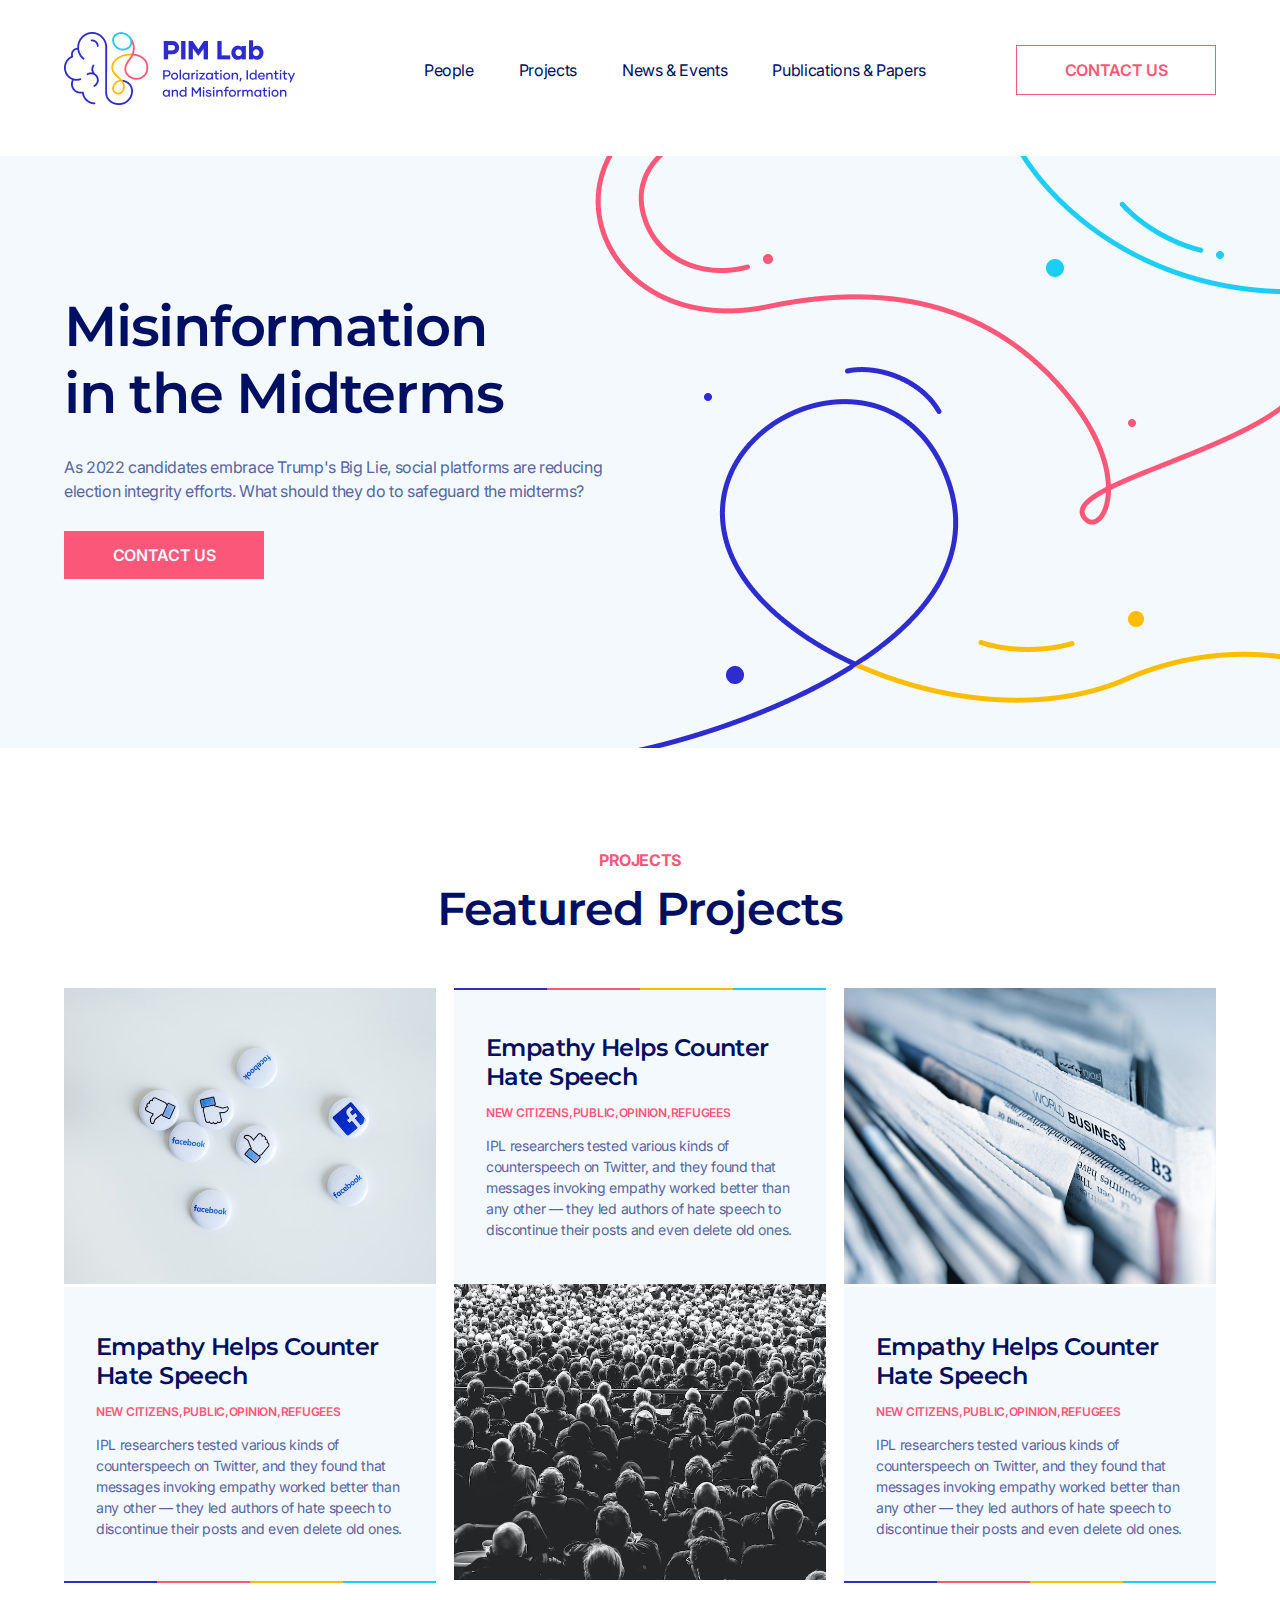
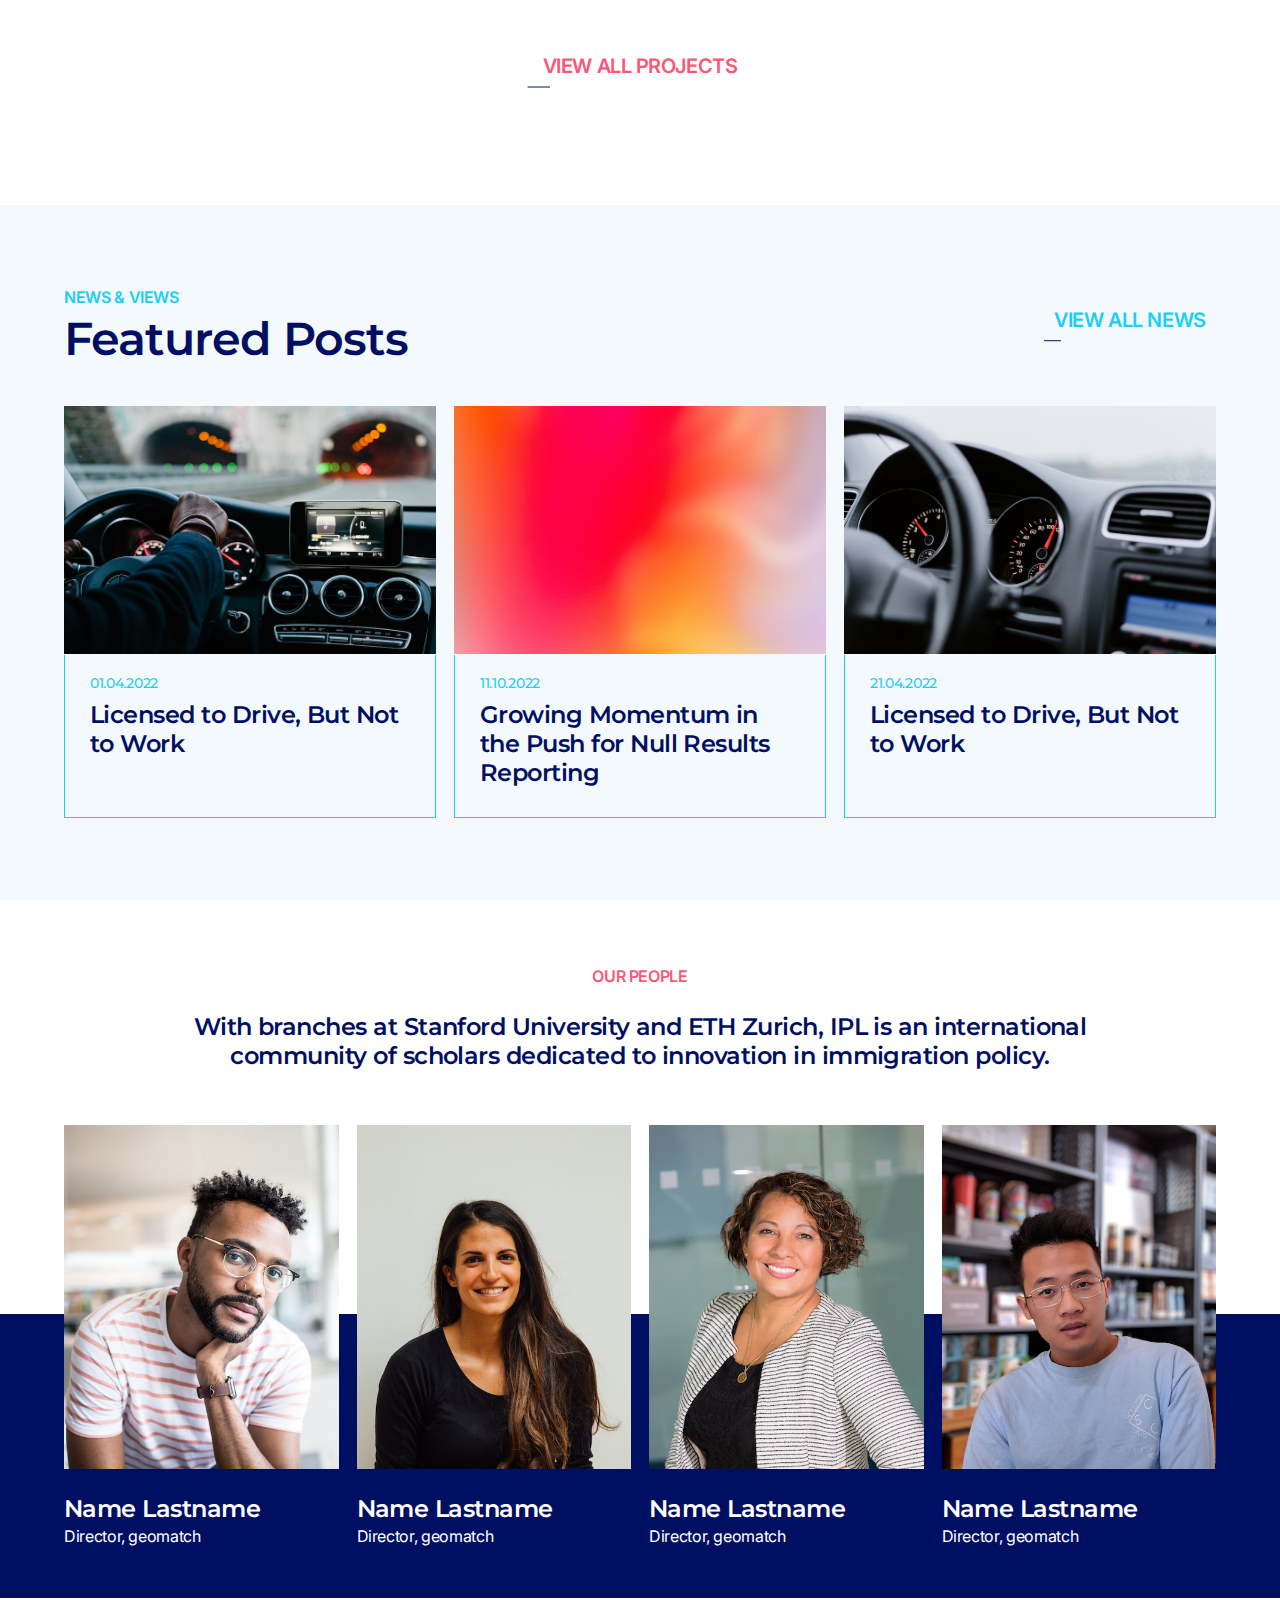
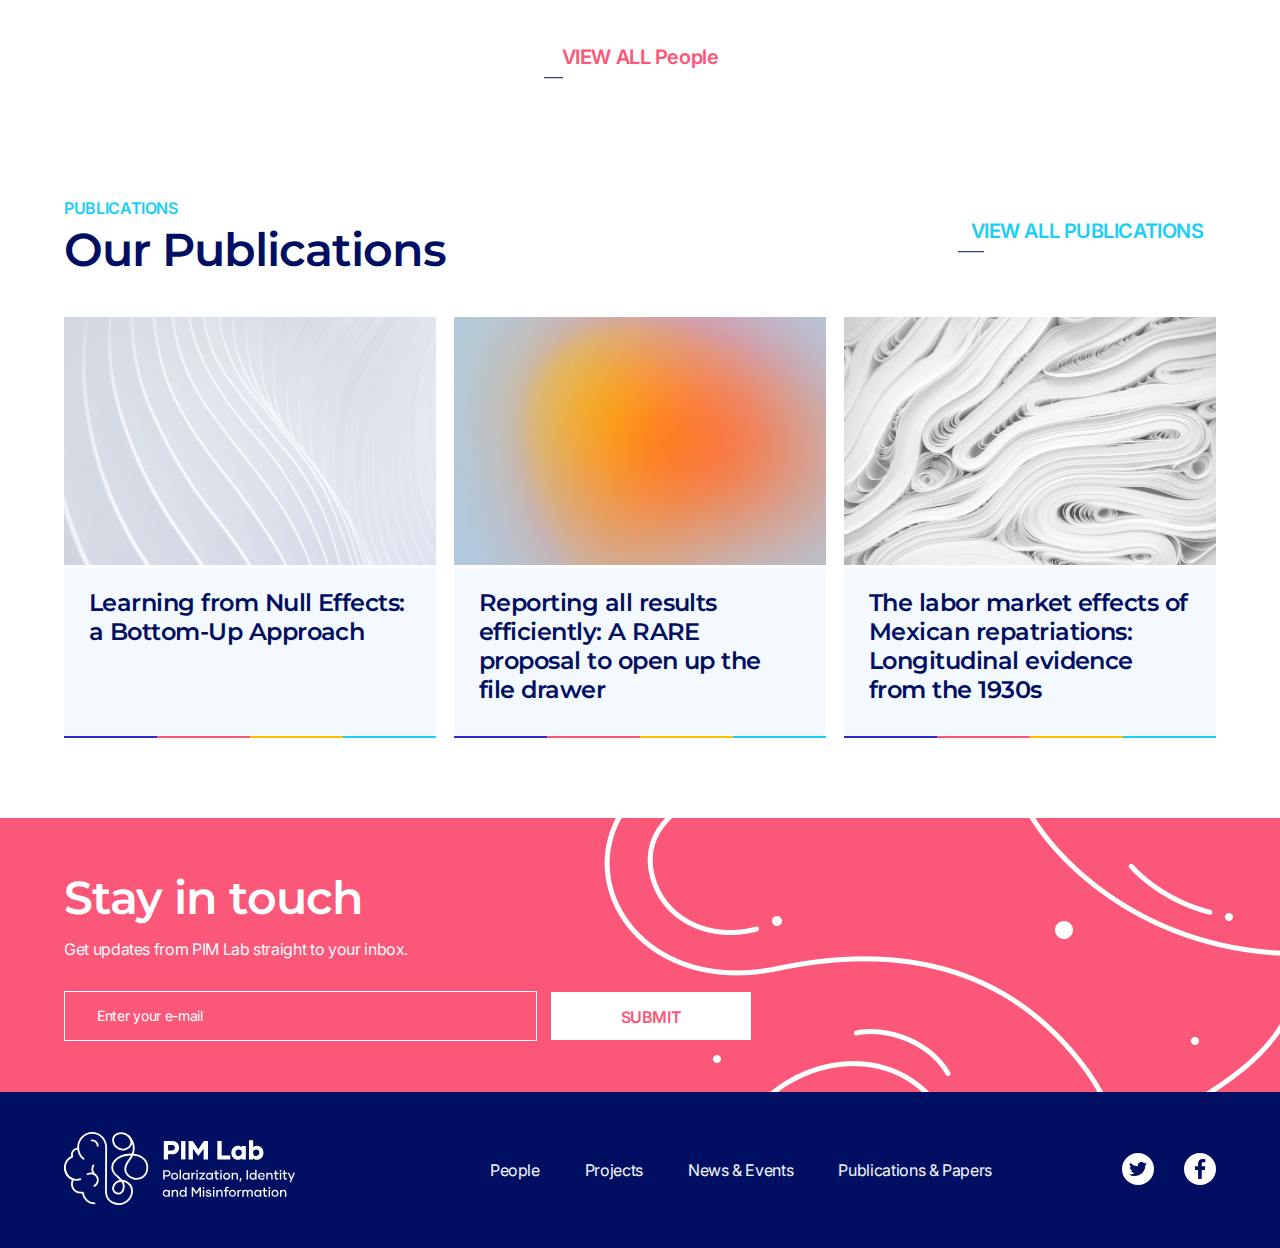
<file: index.html>
<!DOCTYPE html>
<html lang="en">
  <head>
    <meta charset="UTF-8" />
    <meta name="viewport" content="width=device-width, initial-scale=1.0" />
    <meta http-equiv="X-UA-Compatible" content="ie=edge" />
    <title>Document</title>
    <meta name="author" content="Yuriy Zudikhin" />
    <link rel="stylesheet" href="css/slick.css" />
    <link rel="stylesheet" href="css/style.css" />
  </head>

  <body>
    
    <header class="header">
      <div class="container">
        <div class="header_block">
          <a class="header_block_logo" href="/">
            <img src="img/header/logo.png" alt="">
          </a>
          <div class="header_block_content">
            <ul>
              <li>
                <a href="#">People</a>
              </li>
              <li>
                <a href="#">Projects</a>
              </li>
              <li>
                <a href="#">News & Events</a>
              </li>
              <li>
                <a href="#">Publications & Papers</a>
              </li>
            </ul>
            <a class="header_block_content_contact btn_default" href="#">
              <span>Contact Us</span>
            </a>
            <button class="header_block_content_drop"> 
              <span></span>
              <span></span>
              <span></span>
            </button>
          </div>
        </div>
        <div class="header_drop">
          <div class="header_drop_links">
            <div class="header_drop_links_top">
              <a href="#">People</a>
              <a href="#">Projects</a>
            </div>
            <div class="header_drop_links_bottom">
              <a href="#">News & Events</a>
              <a href="#">Publications & Papers</a>
            </div>
          </div>
          <a class="header_drop_contact btn_default" href="#">
            <span>Contact Us</span>
          </a>
        </div>
      </div>
    </header>

    <section class="main">
      <img class="main_back_mob" src="img/main/back_mob.png" alt="">
      <img class="main_back_desk" src="img/main/back_desk.png" alt="">
      <div class="container">
        <div class="main_block">
          <h1>Misinformation <br> in the Midterms</h1>
          <p>As 2022 candidates embrace Trump's Big Lie, social platforms are reducing election integrity efforts. What should they do to safeguard the midterms?</p>
          <a href="#" class="main_block_btn cta_btn">
            <span>Contact Us</span>
          </a>
        </div>
      </div>
    </section>

    <section class="project">
      <div class="container">
        <div class="project_block">
          <div class="project_block_title">
            <span>PROJECTS</span>
            <h2>Featured Projects</h2>
          </div>
          <div class="project_block_list">

            <div class="project_block_list_item">
              <div class="project_block_list_item_img">
                <a href="#">
                  <img src="img/project_main/1.jpg" alt="">
                </a>
              </div>
              <div class="project_block_list_item_text">
                <h4>
                  <a href="#">
                    Empathy Helps Counter Hate Speech
                  </a>
                </h4>
                <ul>
                  <li>
                    <a href="">NEW CITIZENS,</a>
                  </li>
                  <li>
                    <a href="">PUBLIC,</a>
                  </li>
                  <li>
                    <a href="">OPINION,</a>
                  </li>
                  <li>
                    <a href="">REFUGEES</a>
                  </li>
                </ul>
                <p>
                  <a href="#">
                    IPL researchers tested various kinds of counterspeech on Twitter, and they found that messages invoking empathy worked better than any other — they led authors of hate speech to discontinue their posts and even delete old ones.
                  </a>
                </p>
              </div>
              <div class="project_block_list_item_line">
                <div class="project_block_list_item_line_first"></div>
                <div class="project_block_list_item_line_second"></div>
                <div class="project_block_list_item_line_third"></div>
                <div class="project_block_list_item_line_four"></div>
              </div>
            </div>

            <div class="project_block_list_item">
              <div class="project_block_list_item_img">
                <a href="#">
                  <img src="img/project_main/2.jpg" alt="">
                </a>
              </div>
              <div class="project_block_list_item_text">
                <h4>
                  <a href="#">
                    Empathy Helps Counter Hate Speech
                  </a>
                </h4>
                <ul>
                  <li>
                    <a href="">NEW CITIZENS,</a>
                  </li>
                  <li>
                    <a href="">PUBLIC,</a>
                  </li>
                  <li>
                    <a href="">OPINION,</a>
                  </li>
                  <li>
                    <a href="">REFUGEES</a>
                  </li>
                </ul>
                <p>
                  <a href="#">
                    IPL researchers tested various kinds of counterspeech on Twitter, and they found that messages invoking empathy worked better than any other — they led authors of hate speech to discontinue their posts and even delete old ones.
                  </a>
                </p>
              </div>
              <div class="project_block_list_item_line">
                <div class="project_block_list_item_line_first"></div>
                <div class="project_block_list_item_line_second"></div>
                <div class="project_block_list_item_line_third"></div>
                <div class="project_block_list_item_line_four"></div>
              </div>
            </div>

            <div class="project_block_list_item">
              <div class="project_block_list_item_img">
                <a href="#">
                  <img src="img/project_main/3.jpg" alt="">
                </a>
              </div>
              <div class="project_block_list_item_text">
                <h4>
                  <a href="#">
                    Empathy Helps Counter Hate Speech
                  </a>
                </h4>
                <ul>
                  <li>
                    <a href="">NEW CITIZENS,</a>
                  </li>
                  <li>
                    <a href="">PUBLIC,</a>
                  </li>
                  <li>
                    <a href="">OPINION,</a>
                  </li>
                  <li>
                    <a href="">REFUGEES</a>
                  </li>
                </ul>
                <p>
                  <a href="#">
                    IPL researchers tested various kinds of counterspeech on Twitter, and they found that messages invoking empathy worked better than any other — they led authors of hate speech to discontinue their posts and even delete old ones.
                  </a>
                </p>
              </div>
              <div class="project_block_list_item_line">
                <div class="project_block_list_item_line_first"></div>
                <div class="project_block_list_item_line_second"></div>
                <div class="project_block_list_item_line_third"></div>
                <div class="project_block_list_item_line_four"></div>
              </div>
            </div>

          </div>
        </div>
        <a href="#" class="project_all animate_arrow">
          <span>VIEW ALL PROJECTS</span>
          <div class="project_all_arrow">
            <img src="img/project_main/arrow_one.svg" alt="">
            <img src="img/project_main/arrow_two.svg" alt="">
          </div>
        </a>
      </div>
    </section>

    <section class="posts">
      <div class="container">
        <div class="posts_block">
          <div class="posts_block_header">
            <div class="posts_block_header_title">
              <span>NEWS & VIEWS</span>
              <h2>Featured Posts</h2>
            </div>
            <a href="#" class="posts_block_header_link animate_arrow">
              <span>VIEW ALL NEWS</span>
              <div class="posts_block_header_link_arrow">
                <img src="img/featured_posts/arrow_one.svg" alt="">
                <img src="img/project_main/arrow_two.svg" alt="">
              </div>
            </a>
          </div>
          <div class="posts_block_list">

            <a href="#" class="posts_block_list_item">
              <img src="img/featured_posts/1.jpg" alt="">
              <div class="posts_block_list_item_text">
                <span>01.04.2022</span>
                <h4>Licensed to Drive, But Not to Work</h4>
              </div>
            </a>

            <a href="#" class="posts_block_list_item">
              <img src="img/featured_posts/2.jpg" alt="">
              <div class="posts_block_list_item_text">
                <span>11.10.2022</span>
                <h4>Growing Momentum in the Push for Null Results Reporting</h4>
              </div>
            </a>

            <a href="#" class="posts_block_list_item">
              <img src="img/featured_posts/3.jpg" alt="">
              <div class="posts_block_list_item_text">
                <span>21.04.2022</span>
                <h4>Licensed to Drive, But Not to Work</h4>
              </div>
            </a>

          </div>
          <a href="#" class="posts_block_all">
            <span>VIEW ALL NEWS</span>
            <div class="posts_block_all_arrow">
              <img src="img/featured_posts/arrow_one.svg" alt="">
              <img src="img/project_main/arrow_two.svg" alt="">
            </div>
          </a>
        </div>
      </div>
    </section>

    <section class="people">
      <div class="container">
        <div class="people_block">
          <div class="people_block_header">
            <span class="people_block_header_undertitle">OUR PEOPLE</span>
            <p class="people_block_header_text">With branches at Stanford University and ETH Zurich, IPL is an international community of scholars dedicated to innovation in immigration policy.</p>
          </div>
          <div class="people_block_slider">
            <div class="people_block_slider_item">
              <img src="img/people/1.jpg" alt="">
              <h5>Name Lastname</h5>
              <p>Director, geomatch</p>
            </div>
            <div class="people_block_slider_item">
              <img src="img/people/2.jpg" alt="">
              <h5>Name Lastname</h5>
              <p>Director, geomatch</p>
            </div>
            <div class="people_block_slider_item">
              <img src="img/people/3.jpg" alt="">
              <h5>Name Lastname</h5>
              <p>Director, geomatch</p>
            </div>
            <div class="people_block_slider_item">
              <img src="img/people/4.jpg" alt="">
              <h5>Name Lastname</h5>
              <p>Director, geomatch</p>
            </div>
          </div>
          <div class="people_block_list">
            <div class="people_block_list_item">
              <img src="img/people/1.jpg" alt="">
              <h5>Name Lastname</h5>
              <p>Director, geomatch</p>
            </div>
            <div class="people_block_list_item">
              <img src="img/people/2.jpg" alt="">
              <h5>Name Lastname</h5>
              <p>Director, geomatch</p>
            </div>
            <div class="people_block_list_item">
              <img src="img/people/3.jpg" alt="">
              <h5>Name Lastname</h5>
              <p>Director, geomatch</p>
            </div>
            <div class="people_block_list_item">
              <img src="img/people/4.jpg" alt="">
              <h5>Name Lastname</h5>
              <p>Director, geomatch</p>
            </div>
          </div>
          <a href="#" class="people_block_all animate_arrow">
            <span>VIEW ALL People</span>
            <div class="people_block_all_arrow">
              <img src="img/people/arrow_one.svg" alt="">
              <img src="img/project_main/arrow_two.svg" alt="">
            </div>
          </a>
        </div>
      </div>
    </section>

    <section class="publications">
      <div class="container">
        <div class="publications_block">
          <div class="publications_block_header">
            <div class="publications_block_header_title">
              <span>PUBLICATIONS</span>
              <h2>Our Publications</h2>
            </div>
            <a href="#" class="publications_block_header_link animate_arrow">
              <span>VIEW ALL PUBLICATIONS</span>
              <div class="publications_block_header_link_arrow">
                <img src="img/publications/arrow_one.svg" alt="">
                <img src="img/project_main/arrow_two.svg" alt="">
              </div>
            </a>
          </div>
          <div class="publications_block_list">

            <a href="#" class="publications_block_list_item">
              <img src="img/publications/1.jpg" alt="">
              <div class="publications_block_list_item_text">
                <h4>Learning from Null Effects: a Bottom-Up Approach</h4>
              </div>
              <div class="publications_block_list_item_line">
                <div class="publications_block_list_item_line_first"></div>
                <div class="publications_block_list_item_line_second"></div>
                <div class="publications_block_list_item_line_third"></div>
                <div class="publications_block_list_item_line_four"></div>
              </div>
            </a>

            <a href="#" class="publications_block_list_item">
              <img src="img/publications/2.jpg" alt="">
              <div class="publications_block_list_item_text">
                <h4>Reporting all results efficiently: A RARE proposal to open up the file drawer</h4>
              </div>
              <div class="publications_block_list_item_line">
                <div class="publications_block_list_item_line_first"></div>
                <div class="publications_block_list_item_line_second"></div>
                <div class="publications_block_list_item_line_third"></div>
                <div class="publications_block_list_item_line_four"></div>
              </div>
            </a>

            <a href="#" class="publications_block_list_item">
              <img src="img/publications/3.jpg" alt="">
              <div class="publications_block_list_item_text">
                <h4>The labor market effects of Mexican repatriations: Longitudinal evidence from the 1930s</h4>
              </div>
              <div class="publications_block_list_item_line">
                <div class="publications_block_list_item_line_first"></div>
                <div class="publications_block_list_item_line_second"></div>
                <div class="publications_block_list_item_line_third"></div>
                <div class="publications_block_list_item_line_four"></div>
              </div>
            </a>

          </div>
          <a href="#" class="publications_block_all">
            <span>VIEW ALL PUBLICATIONS</span>
            <div class="publications_block_all_arrow">
              <img src="img/publications/arrow_one.svg" alt="">
              <img src="img/project_main/arrow_two.svg" alt="">
            </div>
          </a>
        </div>
      </div>
    </section>

    <section class="form">
      <img class="form_back" src="img/footer/back.png" alt="">
      <div class="container">
        <div class="form_block">
          <h4>Stay in touch</h4>
          <p class="form_block_text">Get updates from PIM Lab straight to your inbox.</p>
          <form action="">
            <p>
              <span>
                <input type="email" placeholder="Enter your e-mail">
              </span>
              <input type="submit" value="Submit">
            </p>
          </form>
        </div>
      </div>
    </section>

    <footer class="footer">
      <div class="container">
        <div class="footer_block_mob">
          <div class="footer_block_mob_top">
            <a class="footer_block_mob_top_logo" href="/">
              <img src="img/footer/logo.svg" alt="">
            </a>
            <div class="footer_block_mob_top_social">
              <a href="#">
                <img src="img/footer/twitter.svg" alt="">
              </a>
              <a href="#">
                <img src="img/footer/facebook.svg" alt="">
              </a>
            </div>
          </div>
          <nav class="footer_block_mob_nav">
            <ul>
              <li>
                <a href="#">People</a>
              </li>
              <li>
                <a href="#">Projects</a>
              </li>
              <li>
                <a href="#">News & Events</a>
              </li>
              <li>
                <a href="#">Publications & Papers</a>
              </li>
            </ul>
          </nav>
        </div>
        <div class="footer_block_desk">
          <a href="#" class="footer_block_desk_logo">
            <img src="img/footer/logo.svg" alt="">
          </a>
          <div class="footer_block_desk_main">
            <nav>
              <ul>
                <li>
                  <a href="#">People</a>
                </li>
                <li>
                  <a href="#">Projects</a>
                </li>
                <li>
                  <a href="#">News & Events</a>
                </li>
                <li>
                  <a href="#">Publications & Papers</a>
                </li>
              </ul>
            </nav>
            <ul class="footer_block_desk_main_social">
              <li>
                <a href="#">
                  <img src="img/footer/twitter.svg" alt="">
                </a>
              </li>
              <li>
                <a href="#">
                  <img src="img/footer/facebook.svg" alt="">
                </a>
              </li>
            </ul>
          </div>
        </div>
      </div>
    </footer>

    <script src="js/jquery-3.6.0.min.js"></script>
    <script src="js/slick.min.js"></script>
    <script src="js/main.js"></script>
  </body>
</html>
</file>
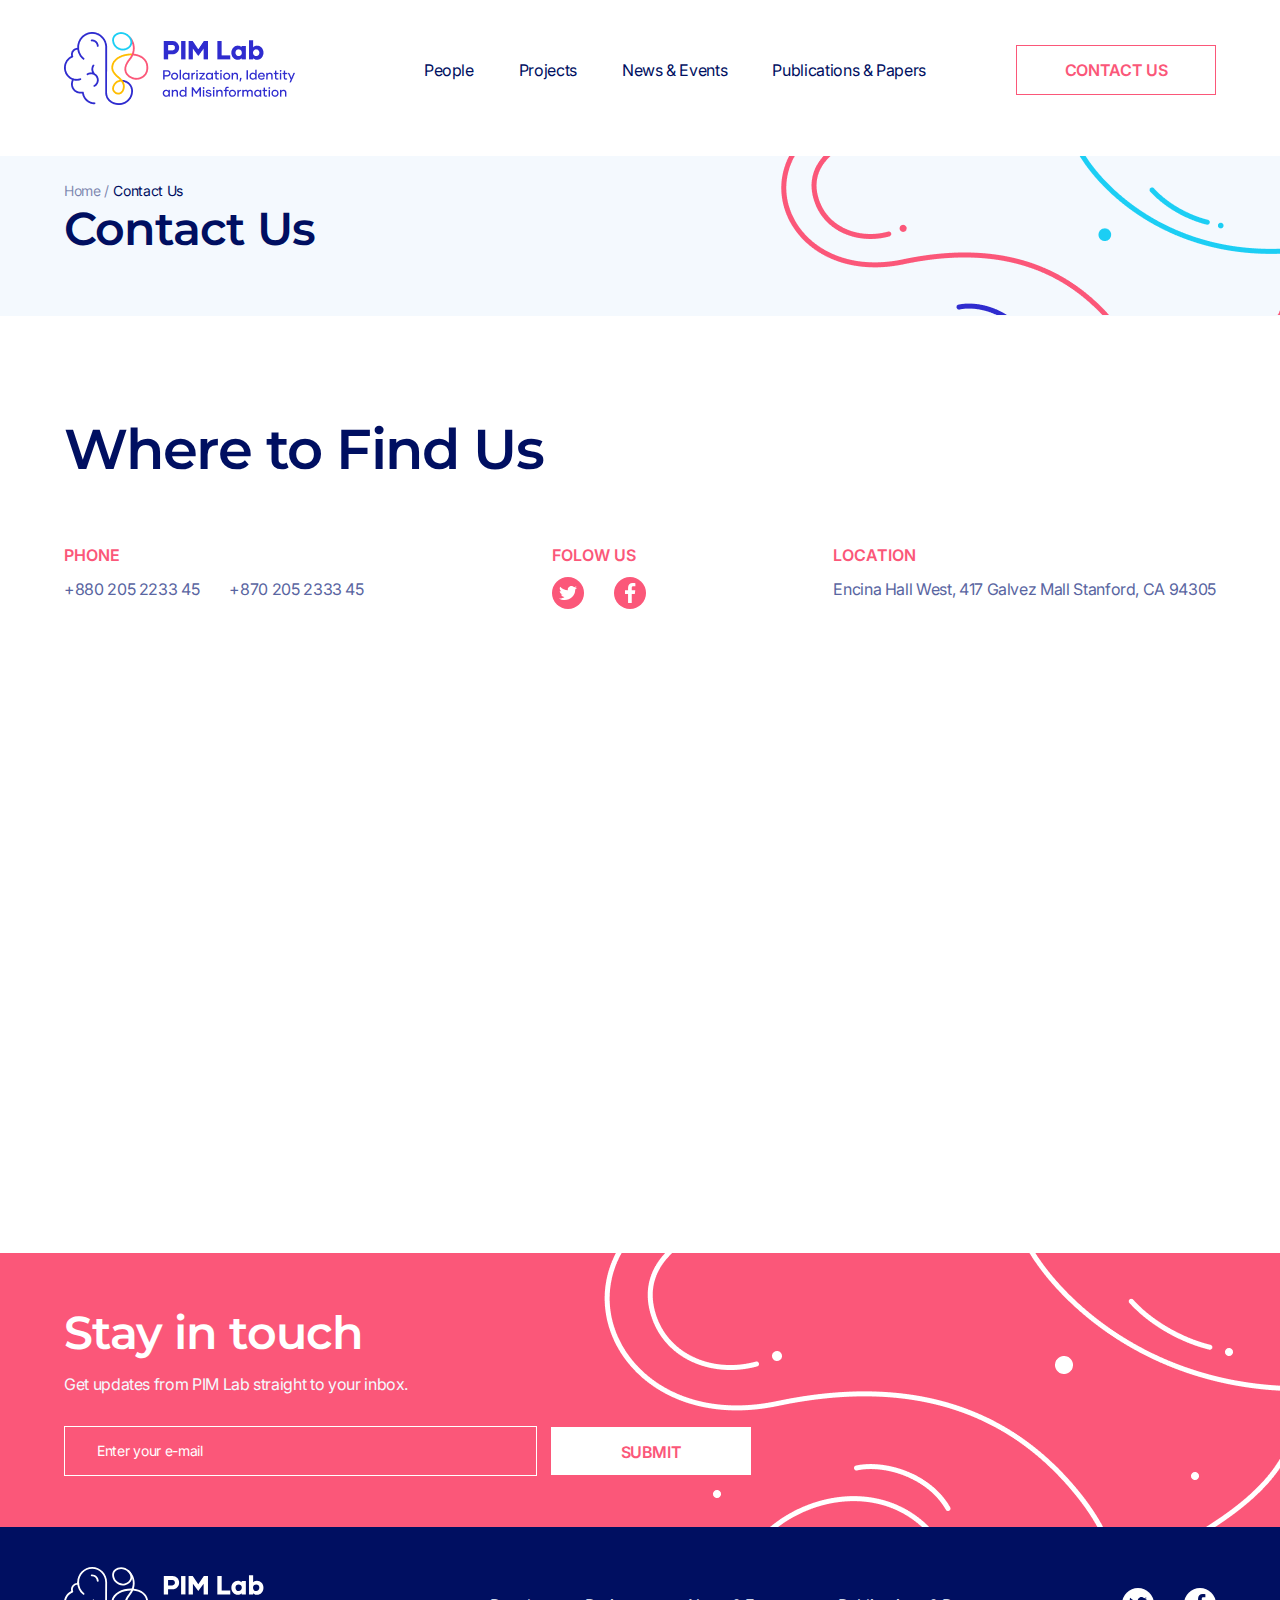
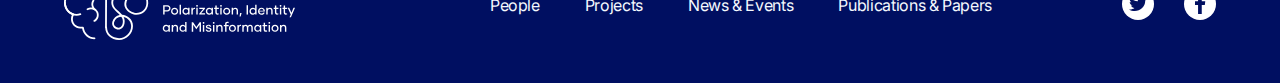
<file: contact.html>
<!DOCTYPE html>
<html lang="en">
  <head>
    <meta charset="UTF-8" />
    <meta name="viewport" content="width=device-width, initial-scale=1.0" />
    <meta http-equiv="X-UA-Compatible" content="ie=edge" />
    <title>Document</title>
    <meta name="author" content="Yuriy Zudikhin" />
    <link rel="stylesheet" href="css/slick.css" />
    <link rel="stylesheet" href="css/style.css" />
  </head>

  <body>
    
    <header class="header">
      <div class="container">
        <div class="header_block">
          <a class="header_block_logo" href="/">
            <img src="img/header/logo.png" alt="">
          </a>
          <div class="header_block_content">
            <ul>
              <li>
                <a href="#">People</a>
              </li>
              <li>
                <a href="#">Projects</a>
              </li>
              <li>
                <a href="#">News & Events</a>
              </li>
              <li>
                <a href="#">Publications & Papers</a>
              </li>
            </ul>
            <a class="header_block_content_contact btn_default" href="#">
              <span>Contact Us</span>
            </a>
            <button class="header_block_content_drop"> 
              <span></span>
              <span></span>
              <span></span>
            </button>
          </div>
        </div>
      </div>
    </header>

    <section class="breadcrumbs">
      <img class="breadcrumbs_mob" src="img/team/feature_mob.png" alt="">
      <img class="breadcrumbs_desk" src="img/team/feature_desk.png" alt="">
      <div class="container">
        <div class="breadcrumbs_block">
          <ul>
            <li>
              <a href="#">Home /</a>
            </li>
            <li>
              <span>Contact Us</span>
            </li>
          </ul>
          <h3>Contact Us</h3>
        </div>
      </div>
    </section>

    <section class="contact">
      <div class="container">
        <div class="contact_block">
          <div class="contact_block_text">
            <h2>Where to Find Us</h2>
            <div class="contact_block_text_list">
              <div class="contact_block_text_list_item">
                <h5>PHONE</h5>
                <ul>
                  <li>           
                    <a href="tel:+880205223345">+880 205 2233 45</a>
                  </li>
                  <li>           
                    <a href="tel:+870205233345">+870 205 2333 45</a>
                  </li>
                </ul>
              </div>
              <div class="contact_block_text_list_item">
                <h5>FOLOW US</h5>
                <ul>
                  <li>
                    <a href="#">
                      <img src="img/contact/twitter.svg" alt="">
                    </a>
                  </li>

                  <li>
                    <a href="#">
                      <img src="img/contact/facebook.svg" alt="">
                    </a>
                  </li>

                </ul>
              </div>
              <div class="contact_block_text_list_item">
                <h5>LOCATION</h5>
                <p>Encina Hall West, 417 Galvez Mall Stanford, CA 94305</p>
              </div>
            </div>
          </div>
          <div class="contact_block_map">
            <iframe width="100%" height="500" id="gmap_canvas" src="https://maps.google.com/maps?q=encina%20hall%20west&t=&z=13&ie=UTF8&iwloc=&output=embed" frameborder="0" scrolling="no" marginheight="0" marginwidth="0"></iframe>
          </div>
        </div>
      </div>
    </section>

    

    <section class="form">
      <img class="form_back" src="img/footer/back.png" alt="">
      <div class="container">
        <div class="form_block">
          <h4>Stay in touch</h4>
          <p class="form_block_text">Get updates from PIM Lab straight to your inbox.</p>
          <form action="">
            <p>
              <span>
                <input type="email" placeholder="Enter your e-mail">
              </span>
              <input type="submit" value="Submit">
            </p>
          </form>
        </div>
      </div>
    </section>

    <footer class="footer">
      <div class="container">
        <div class="footer_block_mob">
          <div class="footer_block_mob_top">
            <a class="footer_block_mob_top_logo" href="/">
              <img src="img/footer/logo.svg" alt="">
            </a>
            <div class="footer_block_mob_top_social">
              <a href="#">
                <img src="img/footer/twitter.svg" alt="">
              </a>
              <a href="#">
                <img src="img/footer/facebook.svg" alt="">
              </a>
            </div>
          </div>
          <nav class="footer_block_mob_nav">
            <ul>
              <li>
                <a href="#">People</a>
              </li>
              <li>
                <a href="#">Projects</a>
              </li>
              <li>
                <a href="#">News & Events</a>
              </li>
              <li>
                <a href="#">Publications & Papers</a>
              </li>
            </ul>
          </nav>
        </div>
        <div class="footer_block_desk">
          <a href="#" class="footer_block_desk_logo">
            <img src="img/footer/logo.svg" alt="">
          </a>
          <div class="footer_block_desk_main">
            <nav>
              <ul>
                <li>
                  <a href="#">People</a>
                </li>
                <li>
                  <a href="#">Projects</a>
                </li>
                <li>
                  <a href="#">News & Events</a>
                </li>
                <li>
                  <a href="#">Publications & Papers</a>
                </li>
              </ul>
            </nav>
            <ul class="footer_block_desk_main_social">
              <li>
                <a href="#">
                  <img src="img/footer/twitter.svg" alt="">
                </a>
              </li>
              <li>
                <a href="#">
                  <img src="img/footer/facebook.svg" alt="">
                </a>
              </li>
            </ul>
          </div>
        </div>
      </div>
    </footer>

    <script src="js/jquery-3.6.0.min.js"></script>
    <script src="js/slick.min.js"></script>
    <script src="js/main.js"></script>
  </body>
</html>
</file>
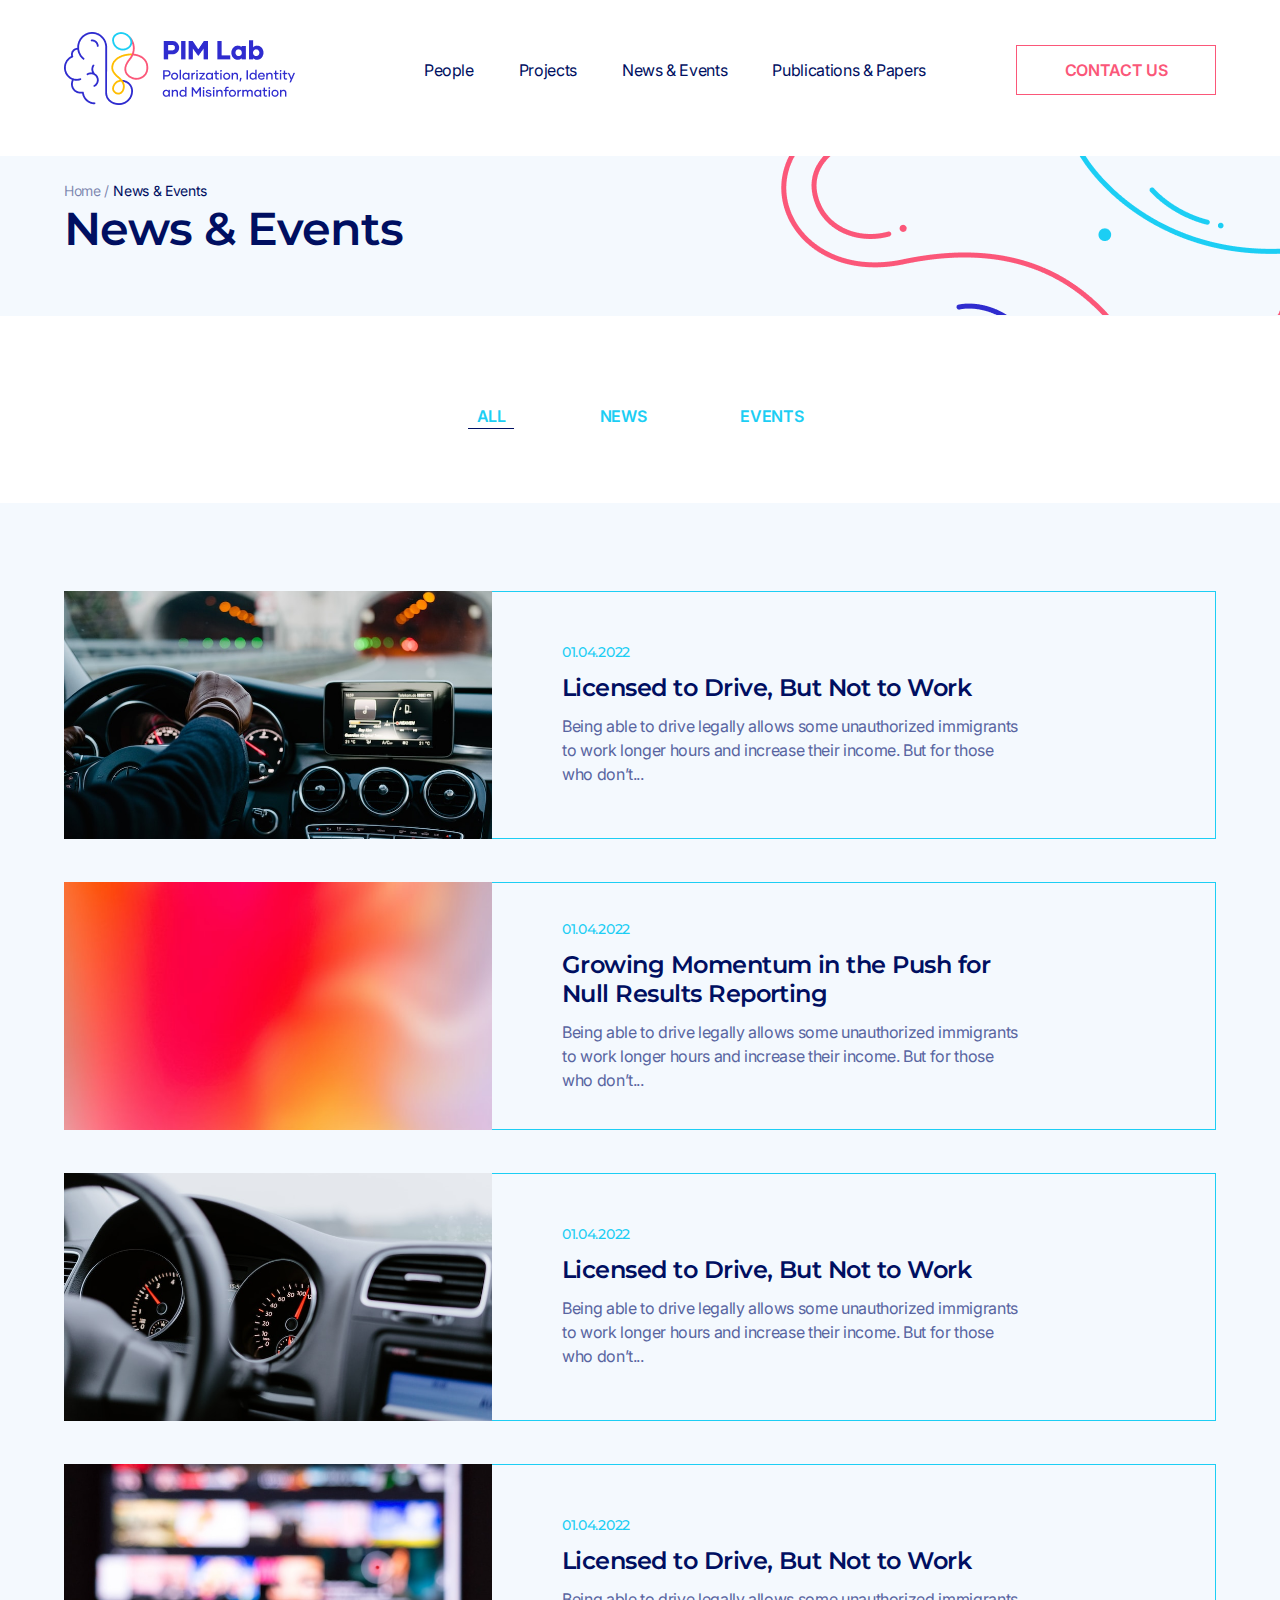
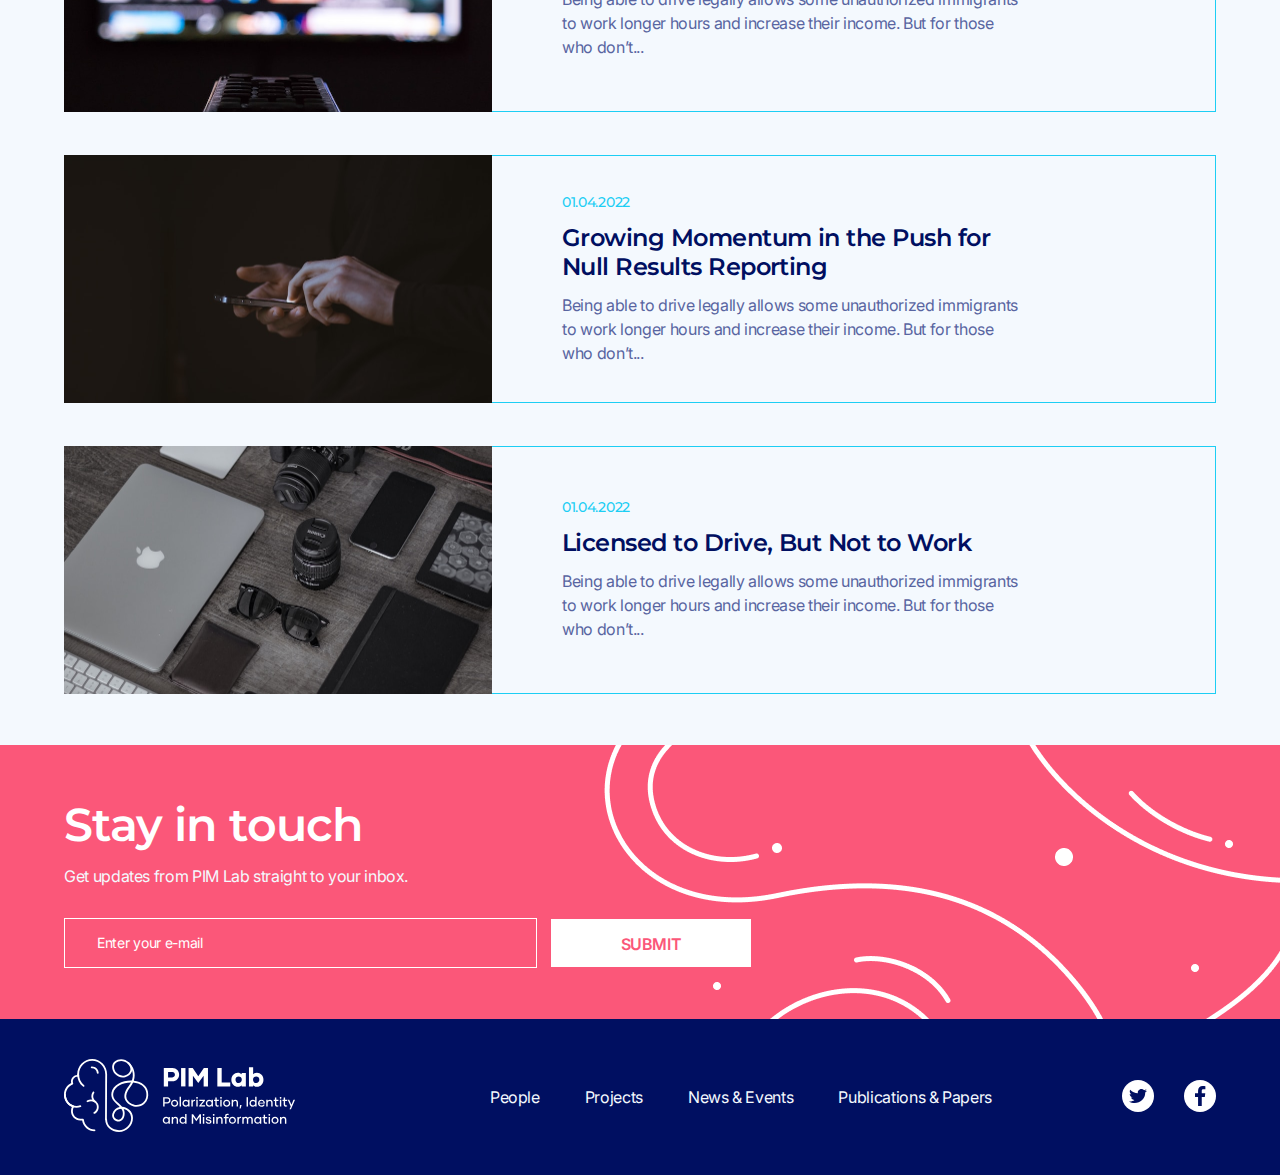
<file: news.html>
<!DOCTYPE html>
<html lang="en">
  <head>
    <meta charset="UTF-8" />
    <meta name="viewport" content="width=device-width, initial-scale=1.0" />
    <meta http-equiv="X-UA-Compatible" content="ie=edge" />
    <title>Document</title>
    <meta name="author" content="Yuriy Zudikhin" />
    <link rel="stylesheet" href="css/slick.css" />
    <link rel="stylesheet" href="css/style.css" />
  </head>

  <body>
    
    <header class="header">
      <div class="container">
        <div class="header_block">
          <a class="header_block_logo" href="/">
            <img src="img/header/logo.png" alt="">
          </a>
          <div class="header_block_content">
            <ul>
              <li>
                <a href="#">People</a>
              </li>
              <li>
                <a href="#">Projects</a>
              </li>
              <li>
                <a href="#">News & Events</a>
              </li>
              <li>
                <a href="#">Publications & Papers</a>
              </li>
            </ul>
            <a class="header_block_content_contact btn_default" href="#">
              <span>Contact Us</span>
            </a>
            <button class="header_block_content_drop"> 
              <span></span>
              <span></span>
              <span></span>
            </button>
          </div>
        </div>
      </div>
    </header>

    <section class="breadcrumbs">
      <img class="breadcrumbs_mob" src="img/team/feature_mob.png" alt="">
      <img class="breadcrumbs_desk" src="img/team/feature_desk.png" alt="">
      <div class="container">
        <div class="breadcrumbs_block">
          <ul>
            <li>
              <a href="#">Home /</a>
            </li>
            <li>
              <span>News & Events</span>
            </li>
          </ul>
          <h3>News & Events</h3>
        </div>
      </div>
    </section>

    <nav class="categories_nav categories_nav-news">
      <div class="container">
        <div class="categories_nav_block">
          <ul>
            <li>
              <a class="active" href="#">all</a>
            </li>
            <li>
              <a href="#">News</a>
            </li>
            <li>
              <a href="#">Events</a>
            </li>
          </ul>
        </div>
        
      </div>
    </nav>

    <section class="news">
      <div class="container">
        <div class="news_block">
          
          <a class="news_block_item" href="#">
            <div class="news_block_item_img">
              <img src="img/news/1.jpg" alt="">
              <div class="news_block_item_img_icon">
                <span>News</span>
              </div>
            </div>
            <div class="news_block_item_text">
              <div class="news_block_item_text_icon">
                <span>News</span>
              </div>
              <span class="news_block_item_text_date">01.04.2022</span>
              <h4>Licensed to Drive, But Not to Work</h4>
              <p>Being able to drive legally allows some unauthorized immigrants to work longer hours and increase their income. But for those who don’t...</p>
            </div>
          </a>

          <a class="news_block_item" href="#">
            <div class="news_block_item_img">
              <img src="img/news/2.jpg" alt="">
              <div class="news_block_item_img_icon">
                <span>News</span>
              </div>
            </div>
            <div class="news_block_item_text">
              <div class="news_block_item_text_icon">
                <span>News</span>
              </div>
              <span class="news_block_item_text_date">01.04.2022</span>
              <h4>Growing Momentum in the Push for Null Results Reporting</h4>
              <p>Being able to drive legally allows some unauthorized immigrants to work longer hours and increase their income. But for those who don’t...</p>
            </div>
          </a>

          <a class="news_block_item" href="#">
            <div class="news_block_item_img">
              <img src="img/news/3.jpg" alt="">
              <div class="news_block_item_img_icon">
                <span>News</span>
              </div>
            </div>
            <div class="news_block_item_text">
              <div class="news_block_item_text_icon">
                <span>News</span>
              </div>
              <span class="news_block_item_text_date">01.04.2022</span>
              <h4>Licensed to Drive, But Not to Work</h4>
              <p>Being able to drive legally allows some unauthorized immigrants to work longer hours and increase their income. But for those who don’t...</p>
            </div>
          </a>

          <a class="news_block_item" href="#">
            <div class="news_block_item_img">
              <img src="img/news/4.jpg" alt="">
              <div class="news_block_item_img_icon">
                <span>News</span>
              </div>
            </div>
            <div class="news_block_item_text">
              <div class="news_block_item_text_icon">
                <span>News</span>
              </div>
              <span class="news_block_item_text_date">01.04.2022</span>
              <h4>Licensed to Drive, But Not to Work</h4>
              <p>Being able to drive legally allows some unauthorized immigrants to work longer hours and increase their income. But for those who don’t...</p>
            </div>
          </a>

          <a class="news_block_item" href="#">
            <div class="news_block_item_img">
              <img src="img/news/5.jpg" alt="">
              <div class="news_block_item_img_icon">
                <span>News</span>
              </div>
            </div>
            <div class="news_block_item_text">
              <div class="news_block_item_text_icon">
                <span>News</span>
              </div>
              <span class="news_block_item_text_date">01.04.2022</span>
              <h4>Growing Momentum in the Push for Null Results Reporting</h4>
              <p>Being able to drive legally allows some unauthorized immigrants to work longer hours and increase their income. But for those who don’t...</p>
            </div>
          </a>

          <a class="news_block_item" href="#">
            <div class="news_block_item_img">
              <img src="img/news/6.jpg" alt="">
              <div class="news_block_item_img_icon">
                <span>News</span>
              </div>
            </div>
            <div class="news_block_item_text">
              <div class="news_block_item_text_icon">
                <span>News</span>
              </div>
              <span class="news_block_item_text_date">01.04.2022</span>
              <h4>Licensed to Drive, But Not to Work</h4>
              <p>Being able to drive legally allows some unauthorized immigrants to work longer hours and increase their income. But for those who don’t...</p>
            </div>
          </a>

        </div>
      </div>
    </section>

    <section class="form">
      <img class="form_back" src="img/footer/back.png" alt="">
      <div class="container">
        <div class="form_block">
          <h4>Stay in touch</h4>
          <p class="form_block_text">Get updates from PIM Lab straight to your inbox.</p>
          <form action="">
            <p>
              <span>
                <input type="email" placeholder="Enter your e-mail">
              </span>
              <input type="submit" value="Submit">
            </p>
          </form>
        </div>
      </div>
    </section>

    <footer class="footer">
      <div class="container">
        <div class="footer_block_mob">
          <div class="footer_block_mob_top">
            <a class="footer_block_mob_top_logo" href="/">
              <img src="img/footer/logo.svg" alt="">
            </a>
            <div class="footer_block_mob_top_social">
              <a href="#">
                <img src="img/footer/twitter.svg" alt="">
              </a>
              <a href="#">
                <img src="img/footer/facebook.svg" alt="">
              </a>
            </div>
          </div>
          <nav class="footer_block_mob_nav">
            <ul>
              <li>
                <a href="#">People</a>
              </li>
              <li>
                <a href="#">Projects</a>
              </li>
              <li>
                <a href="#">News & Events</a>
              </li>
              <li>
                <a href="#">Publications & Papers</a>
              </li>
            </ul>
          </nav>
        </div>
        <div class="footer_block_desk">
          <a href="#" class="footer_block_desk_logo">
            <img src="img/footer/logo.svg" alt="">
          </a>
          <div class="footer_block_desk_main">
            <nav>
              <ul>
                <li>
                  <a href="#">People</a>
                </li>
                <li>
                  <a href="#">Projects</a>
                </li>
                <li>
                  <a href="#">News & Events</a>
                </li>
                <li>
                  <a href="#">Publications & Papers</a>
                </li>
              </ul>
            </nav>
            <ul class="footer_block_desk_main_social">
              <li>
                <a href="#">
                  <img src="img/footer/twitter.svg" alt="">
                </a>
              </li>
              <li>
                <a href="#">
                  <img src="img/footer/facebook.svg" alt="">
                </a>
              </li>
            </ul>
          </div>
        </div>
      </div>
    </footer>

    <script src="js/jquery-3.6.0.min.js"></script>
    <script src="js/slick.min.js"></script>
    <script src="js/main.js"></script>
  </body>
</html>
</file>
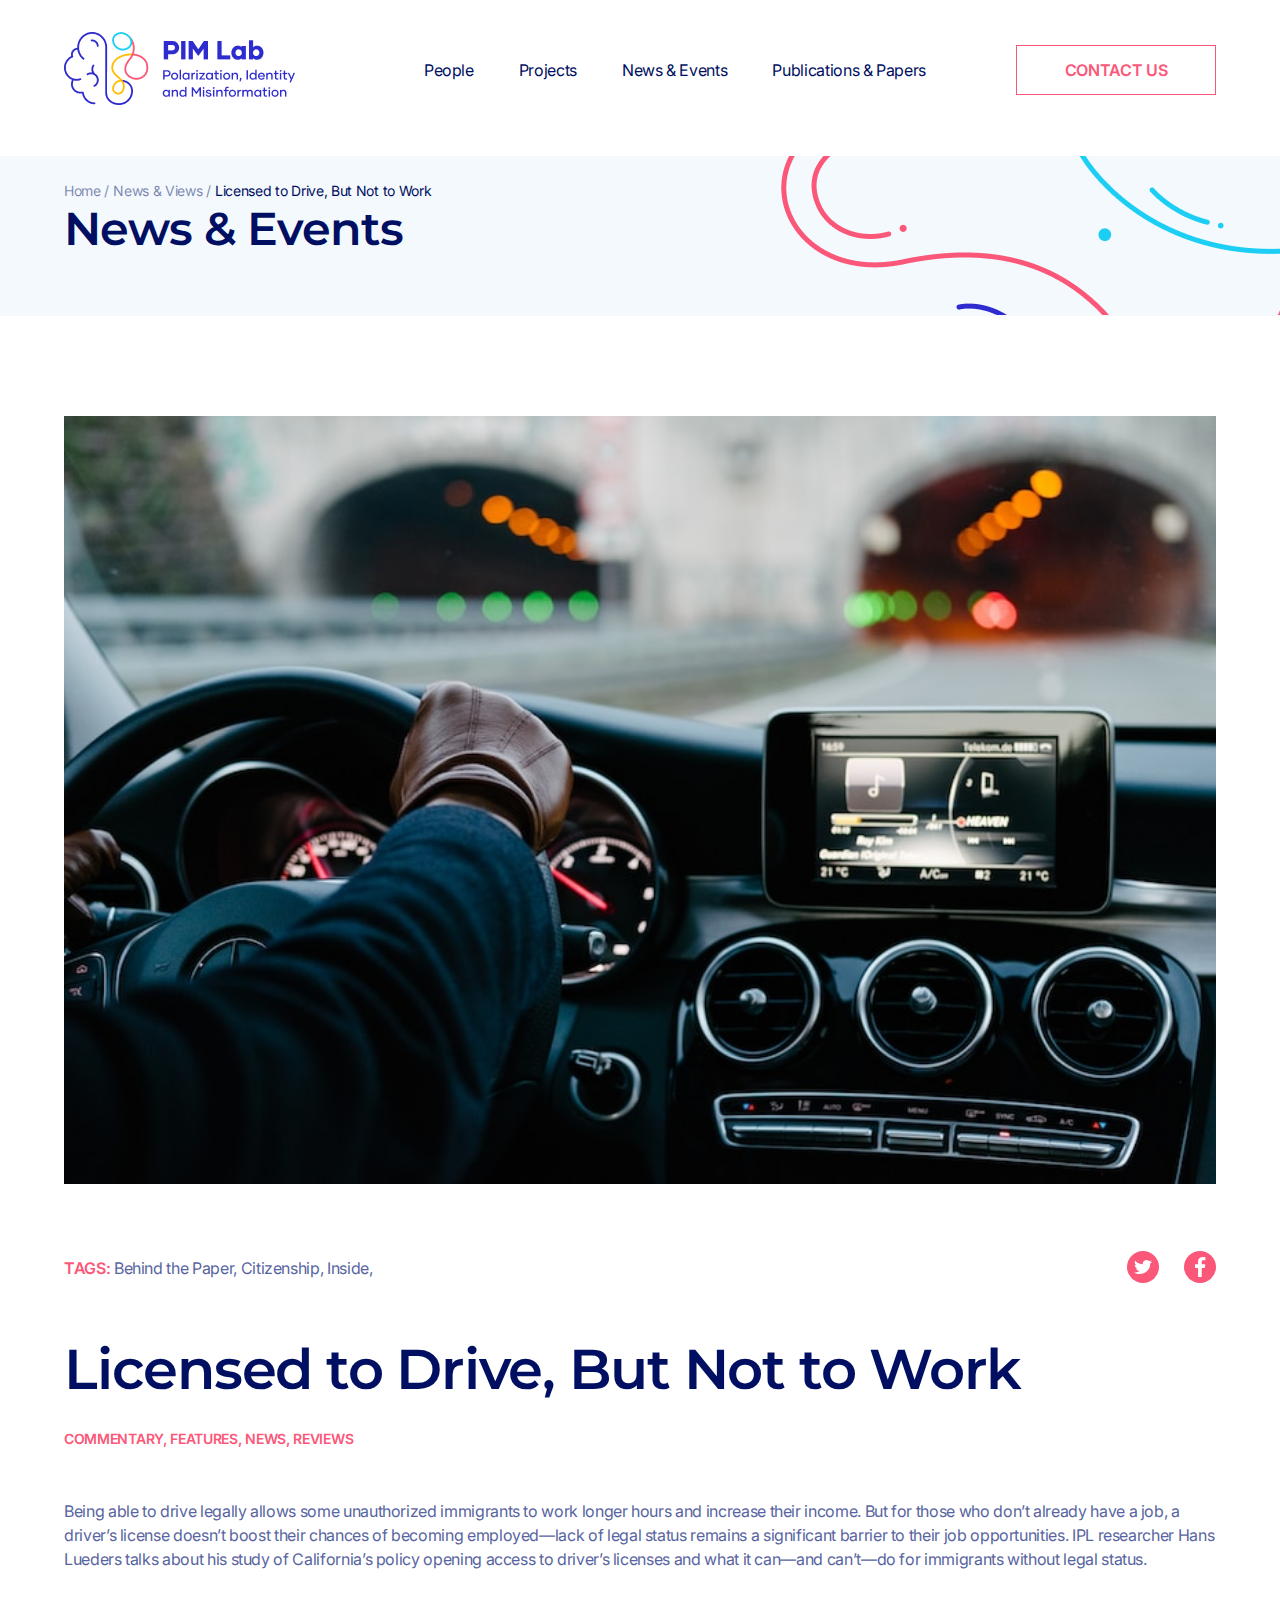
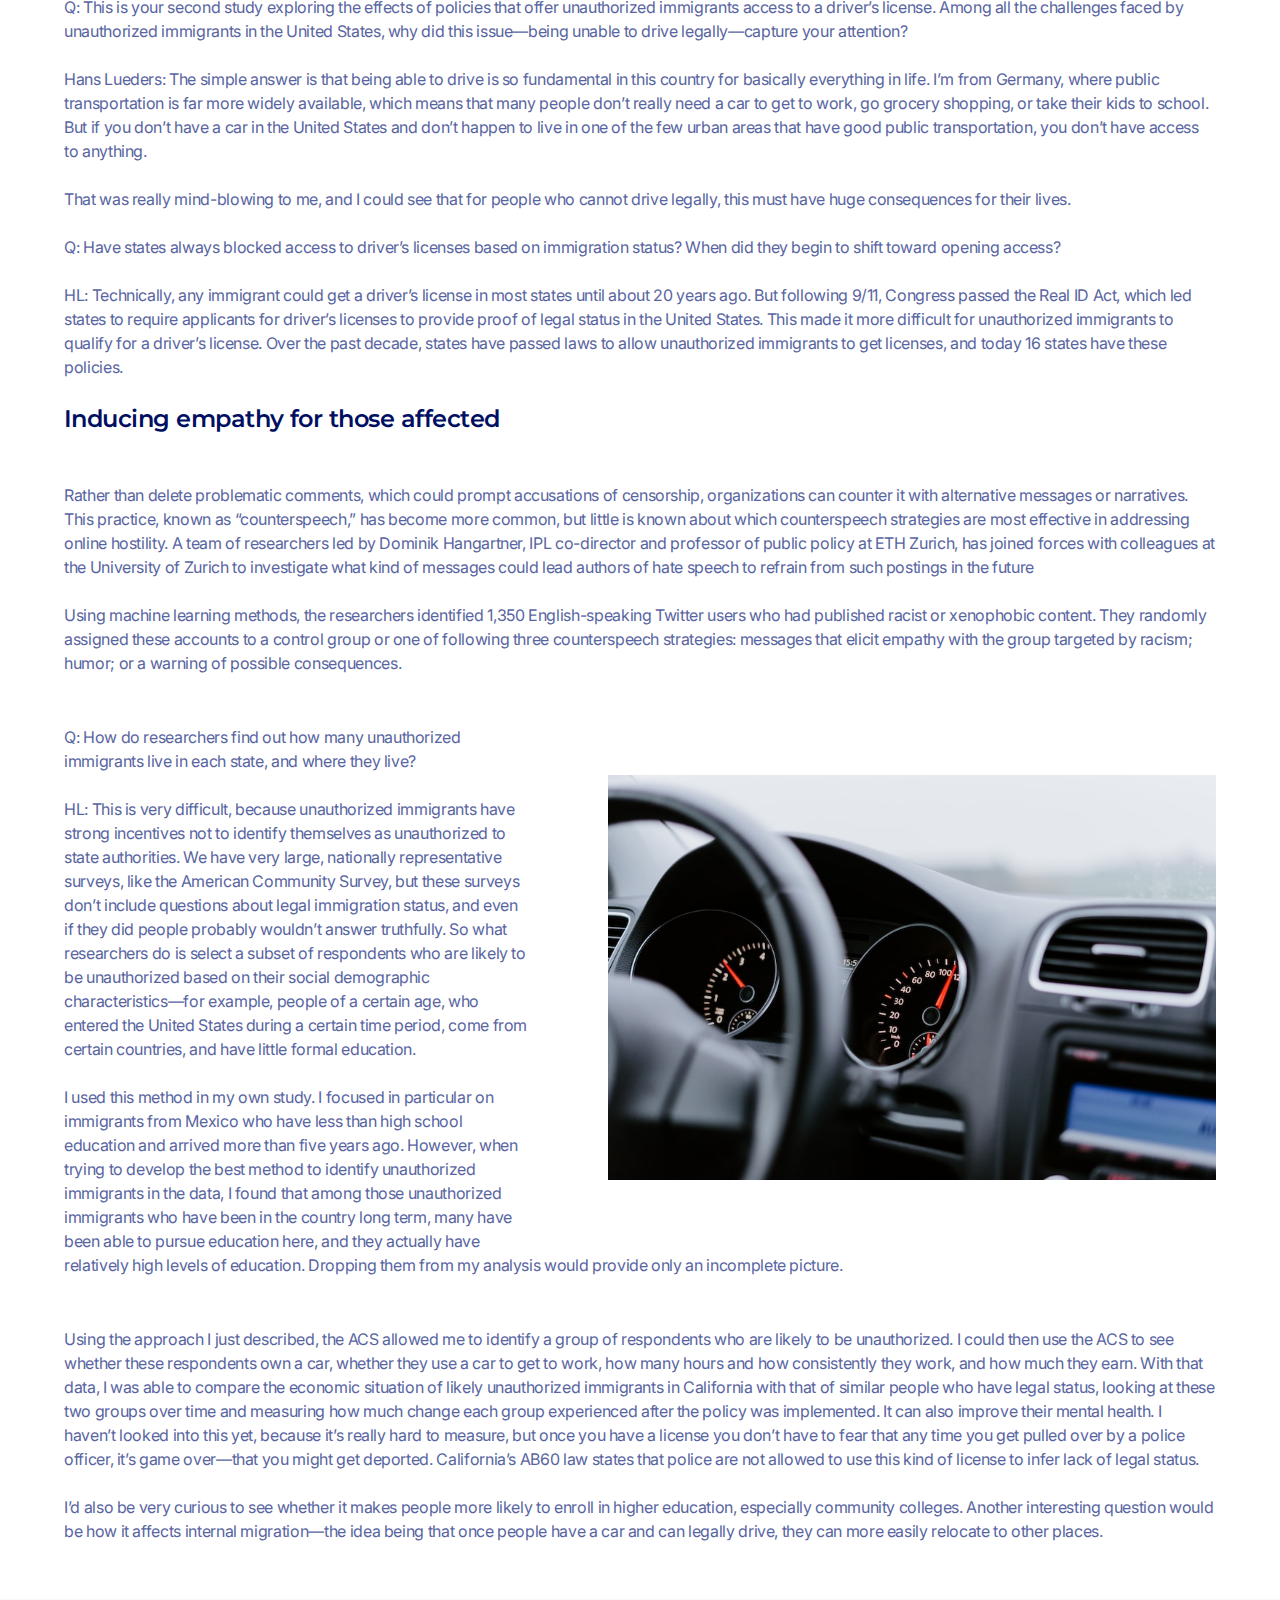
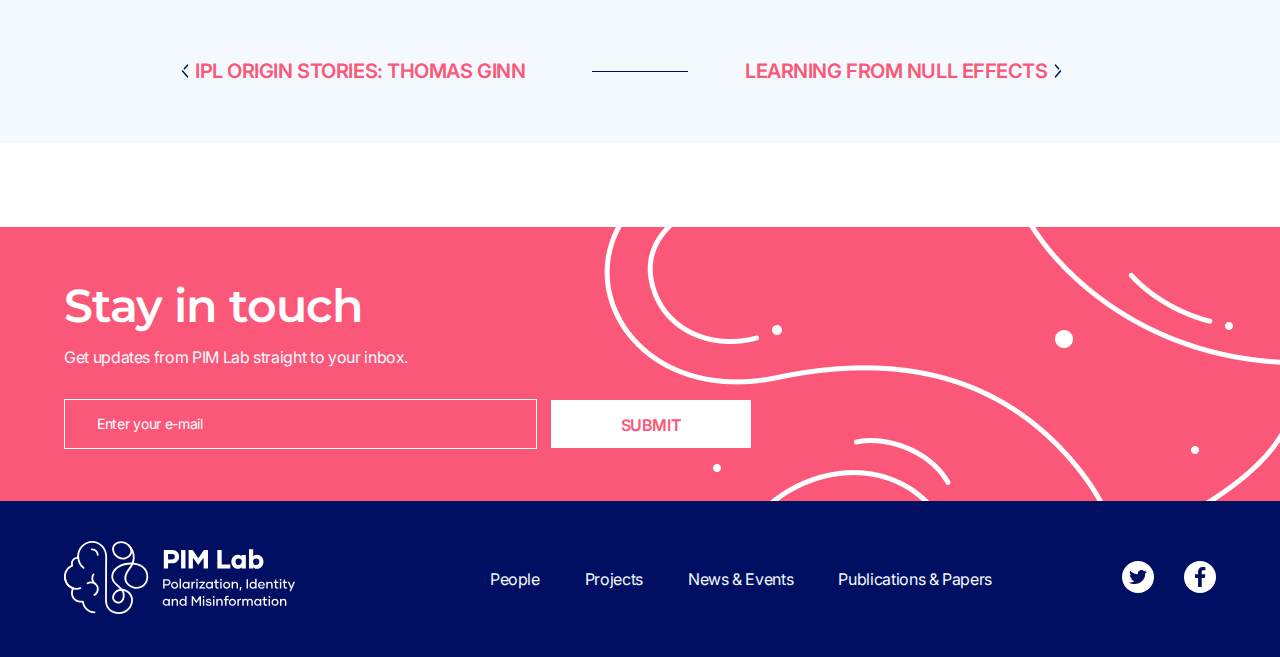
<file: news_single.html>
<!DOCTYPE html>
<html lang="en">
  <head>
    <meta charset="UTF-8" />
    <meta name="viewport" content="width=device-width, initial-scale=1.0" />
    <meta http-equiv="X-UA-Compatible" content="ie=edge" />
    <title>Document</title>
    <meta name="author" content="Yuriy Zudikhin" />
    <link rel="stylesheet" href="css/slick.css" />
    <link rel="stylesheet" href="css/style.css" />
  </head>

  <body>
    
    <header class="header">
      <div class="container">
        <div class="header_block">
          <a class="header_block_logo" href="/">
            <img src="img/header/logo.png" alt="">
          </a>
          <div class="header_block_content">
            <ul>
              <li>
                <a href="#">People</a>
              </li>
              <li>
                <a href="#">Projects</a>
              </li>
              <li>
                <a href="#">News & Events</a>
              </li>
              <li>
                <a href="#">Publications & Papers</a>
              </li>
            </ul>
            <a class="header_block_content_contact btn_default" href="#">
              <span>Contact Us</span>
            </a>
            <button class="header_block_content_drop"> 
              <span></span>
              <span></span>
              <span></span>
            </button>
          </div>
        </div>
      </div>
    </header>

    <section class="breadcrumbs">
      <img class="breadcrumbs_mob" src="img/team/feature_mob.png" alt="">
      <img class="breadcrumbs_desk" src="img/team/feature_desk.png" alt="">
      <div class="container">
        <div class="breadcrumbs_block">
          <ul>
            <li>
              <a href="#">Home /</a>
            </li>
            <li>
              <a href="#">News & Views /</a>
            </li>
            <li>
              <span>Licensed to Drive, But Not to Work</span>
            </li>
          </ul>
          <h3>News & Events</h3>
        </div>
      </div>
    </section>

    <section class="news_single">
      <div class="container">
        <div class="news_single_block">
          <img class="news_single_block_main" src="img/news_single/1.jpg" alt="">
          <div class="news_single_block_head">
            <p>
              <span>TAGS:</span>
              <a href="#">Behind the Paper</a>,
              <a href="#">Citizenship</a>,
              <a href="#">Inside</a>,
            </p>
            <ul>
              <li>
                <a href="#">
                  <img src="img/news_single/twitter.svg" alt="">
                </a>
              </li>
              <li>
                <a href="#">
                  <img src="img/news_single/facebook.svg" alt="">
                </a>
              </li>
            </ul>
          </div>
          <h2>Licensed to Drive, But Not to Work</h2>
          <p class="news_single_block_red">Commentary, Features, News, Reviews</p>
          <div class="news_single_block_content">
            <p>Being able to drive legally allows some unauthorized immigrants to work longer hours and increase their income. But for those who don’t already have a job, a driver’s license doesn’t boost their chances of becoming employed—lack of legal status remains a significant barrier to their job opportunities. IPL researcher Hans Lueders talks about his study of California’s policy opening access to driver’s licenses and what it can—and can’t—do for immigrants without legal status.
              <br>
              <br>
              Q: This is your second study exploring the effects of policies that offer unauthorized immigrants access to a driver’s license. Among all the challenges faced by unauthorized immigrants in the United States, why did this issue—being unable to drive legally—capture your attention?
              <br>
              <br>
              Hans Lueders: The simple answer is that being able to drive is so fundamental in this country for basically everything in life. I’m from Germany, where public transportation is far more widely available, which means that many people don’t really need a car to get to work, go grocery shopping, or take their kids to school. But if you don’t have a car in the United States and don’t happen to live in one of the few urban areas that have good public transportation, you don’t have access to anything.
              <br>
              <br>
              That was really mind-blowing to me, and I could see that for people who cannot drive legally, this must have huge consequences for their lives.
              <br>
              <br>
              Q: Have states always blocked access to driver’s licenses based on immigration status? When did they begin to shift toward opening access?
              <br>
              <br>
              HL: Technically, any immigrant could get a driver’s license in most states until about 20 years ago. But following 9/11, Congress passed the Real ID Act, which led states to require applicants for driver’s licenses to provide proof of legal status in the United States. This made it more difficult for unauthorized immigrants to qualify for a driver’s license. Over the past decade, states have passed laws to allow unauthorized immigrants to get licenses, and today 16 states have these policies.
            </p>
            <h4>Inducing empathy for those affected</h4>
            <p>
              Rather than delete problematic comments, which could prompt accusations of censorship, organizations can counter it with alternative messages or narratives. This practice, known as “counterspeech,” has become more common, but little is known about which counterspeech strategies are most effective in addressing online hostility. A team of researchers led by Dominik Hangartner, IPL co-director and professor of public policy at ETH Zurich, has joined forces with colleagues at the University of Zurich to investigate what kind of messages could lead authors of hate speech to refrain from such postings in the future
              <br>
              <br>
              Using machine learning methods, the researchers identified 1,350 English-speaking Twitter users who had published racist or xenophobic content. They randomly assigned these accounts to a control group or one of following three counterspeech strategies: messages that elicit empathy with the group targeted by racism; humor; or a warning of possible consequences.
            </p>
            <p>
              <img width="608" src="img/news_single/2.jpg" alt="">
              Q: How do researchers find out how many unauthorized immigrants live in each state, and where they live?
              <br>
              <br>
              HL: This is very difficult, because unauthorized immigrants have strong incentives not to identify themselves as unauthorized to state authorities. We have very large, nationally representative surveys, like the American Community Survey, but these surveys don’t include questions about legal immigration status, and even if they did people probably wouldn’t answer truthfully. So what researchers do is select a subset of respondents who are likely to be unauthorized based on their social demographic characteristics—for example, people of a certain age, who entered the United States during a certain time period, come from certain countries, and have little formal education.
              <br>
              <br>
              I used this method in my own study. I focused in particular on immigrants from Mexico who have less than high school education and arrived more than five years ago. However, when trying to develop the best method to identify unauthorized immigrants in the data, I found that among those unauthorized immigrants who have been in the country long term, many have been able to pursue education here, and they actually have relatively high levels of education. Dropping them from my analysis would provide only an incomplete picture. 
            </p>
            <p>
              Using the approach I just described, the ACS allowed me to identify a group of respondents who are likely to be unauthorized. I could then use the ACS to see whether these respondents own a car, whether they use a car to get to work, how many hours and how consistently they work, and how much they earn. 
              With that data, I was able to compare the economic situation of likely unauthorized immigrants in California with that of similar people who have legal status, looking at these two groups over time and measuring how much change each group experienced after the policy was implemented.
              It can also improve their mental health. I haven’t looked into this yet, because it’s really hard to measure, but once you have a license you don’t have to fear that any time you get pulled over by a police officer, it’s game over—that you might get deported. California’s AB60 law states that police are not allowed to use this kind of license to infer lack of legal status.
              <br>
              <br>
              I’d also be very curious to see whether it makes people more likely to enroll in higher education, especially community colleges. Another interesting question would be how it affects internal migration—the idea being that once people have a car and can legally drive, they can more easily relocate to other places.
            </p>
          </div>
        </div>
      </div>
    </section>

    <section class="news_single_arrows">
      <div class="container">
        <div class="news_single_arrows_block">
          <a href="#">
            <img src="img/news_single/arrow.svg" alt="">
            IPL Origin Stories: Thomas Ginn
          </a>
          <a href="#">
            Learning from Null Effects
            <img src="img/news_single/arrow_right.svg" alt="">
          </a>
        </div>
      </div>
    </section>

    <section class="form">
      <img class="form_back" src="img/footer/back.png" alt="">
      <div class="container">
        <div class="form_block">
          <h4>Stay in touch</h4>
          <p class="form_block_text">Get updates from PIM Lab straight to your inbox.</p>
          <form action="">
            <p>
              <span>
                <input type="email" placeholder="Enter your e-mail">
              </span>
              <input type="submit" value="Submit">
            </p>
          </form>
        </div>
      </div>
    </section>

    <footer class="footer">
      <div class="container">
        <div class="footer_block_mob">
          <div class="footer_block_mob_top">
            <a class="footer_block_mob_top_logo" href="/">
              <img src="img/footer/logo.svg" alt="">
            </a>
            <div class="footer_block_mob_top_social">
              <a href="#">
                <img src="img/footer/twitter.svg" alt="">
              </a>
              <a href="#">
                <img src="img/footer/facebook.svg" alt="">
              </a>
            </div>
          </div>
          <nav class="footer_block_mob_nav">
            <ul>
              <li>
                <a href="#">People</a>
              </li>
              <li>
                <a href="#">Projects</a>
              </li>
              <li>
                <a href="#">News & Events</a>
              </li>
              <li>
                <a href="#">Publications & Papers</a>
              </li>
            </ul>
          </nav>
        </div>
        <div class="footer_block_desk">
          <a href="#" class="footer_block_desk_logo">
            <img src="img/footer/logo.svg" alt="">
          </a>
          <div class="footer_block_desk_main">
            <nav>
              <ul>
                <li>
                  <a href="#">People</a>
                </li>
                <li>
                  <a href="#">Projects</a>
                </li>
                <li>
                  <a href="#">News & Events</a>
                </li>
                <li>
                  <a href="#">Publications & Papers</a>
                </li>
              </ul>
            </nav>
            <ul class="footer_block_desk_main_social">
              <li>
                <a href="#">
                  <img src="img/footer/twitter.svg" alt="">
                </a>
              </li>
              <li>
                <a href="#">
                  <img src="img/footer/facebook.svg" alt="">
                </a>
              </li>
            </ul>
          </div>
        </div>
      </div>
    </footer>

    <script src="js/jquery-3.6.0.min.js"></script>
    <script src="js/slick.min.js"></script>
    <script src="js/main.js"></script>
  </body>
</html>
</file>
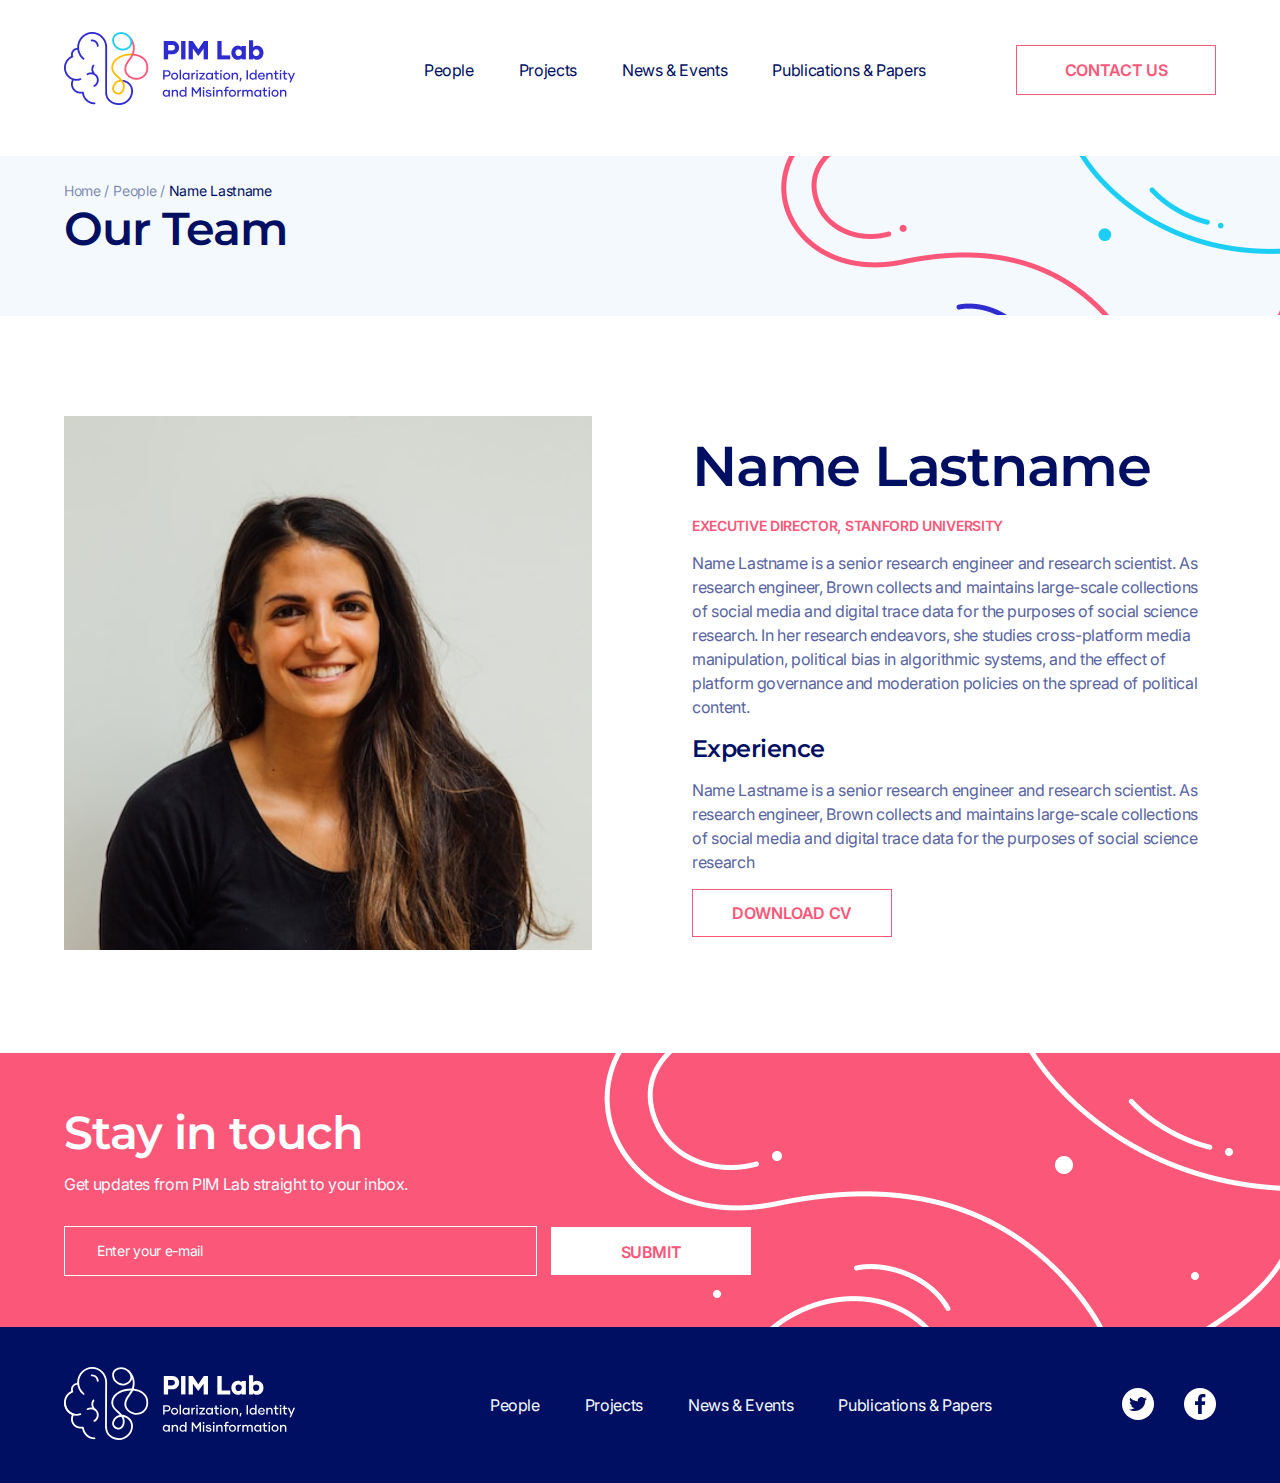
<file: profile_single.html>
<!DOCTYPE html>
<html lang="en">
  <head>
    <meta charset="UTF-8" />
    <meta name="viewport" content="width=device-width, initial-scale=1.0" />
    <meta http-equiv="X-UA-Compatible" content="ie=edge" />
    <title>Document</title>
    <meta name="author" content="Yuriy Zudikhin" />
    <link rel="stylesheet" href="css/slick.css" />
    <link rel="stylesheet" href="css/style.css" />
  </head>

  <body>
    
    <header class="header">
      <div class="container">
        <div class="header_block">
          <a class="header_block_logo" href="/">
            <img src="img/header/logo.png" alt="">
          </a>
          <div class="header_block_content">
            <ul>
              <li>
                <a href="#">People</a>
              </li>
              <li>
                <a href="#">Projects</a>
              </li>
              <li>
                <a href="#">News & Events</a>
              </li>
              <li>
                <a href="#">Publications & Papers</a>
              </li>
            </ul>
            <a class="header_block_content_contact btn_default" href="#">
              <span>Contact Us</span>
            </a>
            <button class="header_block_content_drop"> 
              <span></span>
              <span></span>
              <span></span>
            </button>
          </div>
        </div>
      </div>
    </header>

    <section class="breadcrumbs">
      <img class="breadcrumbs_mob" src="img/team/feature_mob.png" alt="">
      <img class="breadcrumbs_desk" src="img/team/feature_desk.png" alt="">
      <div class="container">
        <div class="breadcrumbs_block">
          <ul>
            <li>
              <a href="#">Home /</a>
            </li>
            <li>
              <a href="#">People /</a>
            </li>
            <li>
              <span>Name Lastname</span>
            </li>
          </ul>
          <h3>Our Team</h3>
        </div>
      </div>
    </section>

    <section class="profile_single">
      <div class="container">
        <div class="profile_single_block">
          <div class="profile_single_block_img">
            <img src="img/people/2.jpg" alt="">
          </div>
          <div class="profile_single_block_text">
            <h2>Name Lastname</h2>
            <p class="profile_single_block_text_job">EXECUTIVE DIRECTOR, STANFORD UNIVERSITY</p>
            <p class="profile_single_block_text_default">Name Lastname is a senior research engineer and research scientist. As research engineer, Brown collects and maintains large-scale collections of social media and digital trace data for the purposes of social science research. In her research endeavors, she studies cross-platform media manipulation, political bias in algorithmic systems, and the effect of platform governance and moderation policies on the spread of political content.</p>
            <h4>Experience</h4>
            <p class="profile_single_block_text_default">Name Lastname is a senior research engineer and research scientist. As research engineer, Brown collects and maintains large-scale collections of social media and digital trace data for the purposes of social science research</p>
            <a class="profile_single_block_text_link btn_default" href="#">
              <span>DOWNLOAD CV</span>
            </a>
          </div>
        </div>
      </div>
    </section>   

    <section class="form">
      <img class="form_back" src="img/footer/back.png" alt="">
      <div class="container">
        <div class="form_block">
          <h4>Stay in touch</h4>
          <p class="form_block_text">Get updates from PIM Lab straight to your inbox.</p>
          <form action="">
            <p>
              <span>
                <input type="email" placeholder="Enter your e-mail">
              </span>
              <input type="submit" value="Submit">
            </p>
          </form>
        </div>
      </div>
    </section>

    <footer class="footer">
      <div class="container">
        <div class="footer_block_mob">
          <div class="footer_block_mob_top">
            <a class="footer_block_mob_top_logo" href="/">
              <img src="img/footer/logo.svg" alt="">
            </a>
            <div class="footer_block_mob_top_social">
              <a href="#">
                <img src="img/footer/twitter.svg" alt="">
              </a>
              <a href="#">
                <img src="img/footer/facebook.svg" alt="">
              </a>
            </div>
          </div>
          <nav class="footer_block_mob_nav">
            <ul>
              <li>
                <a href="#">People</a>
              </li>
              <li>
                <a href="#">Projects</a>
              </li>
              <li>
                <a href="#">News & Events</a>
              </li>
              <li>
                <a href="#">Publications & Papers</a>
              </li>
            </ul>
          </nav>
        </div>
        <div class="footer_block_desk">
          <a href="#" class="footer_block_desk_logo">
            <img src="img/footer/logo.svg" alt="">
          </a>
          <div class="footer_block_desk_main">
            <nav>
              <ul>
                <li>
                  <a href="#">People</a>
                </li>
                <li>
                  <a href="#">Projects</a>
                </li>
                <li>
                  <a href="#">News & Events</a>
                </li>
                <li>
                  <a href="#">Publications & Papers</a>
                </li>
              </ul>
            </nav>
            <ul class="footer_block_desk_main_social">
              <li>
                <a href="#">
                  <img src="img/footer/twitter.svg" alt="">
                </a>
              </li>
              <li>
                <a href="#">
                  <img src="img/footer/facebook.svg" alt="">
                </a>
              </li>
            </ul>
          </div>
        </div>
      </div>
    </footer>

    <script src="js/jquery-3.6.0.min.js"></script>
    <script src="js/slick.min.js"></script>
    <script src="js/main.js"></script>
  </body>
</html>
</file>
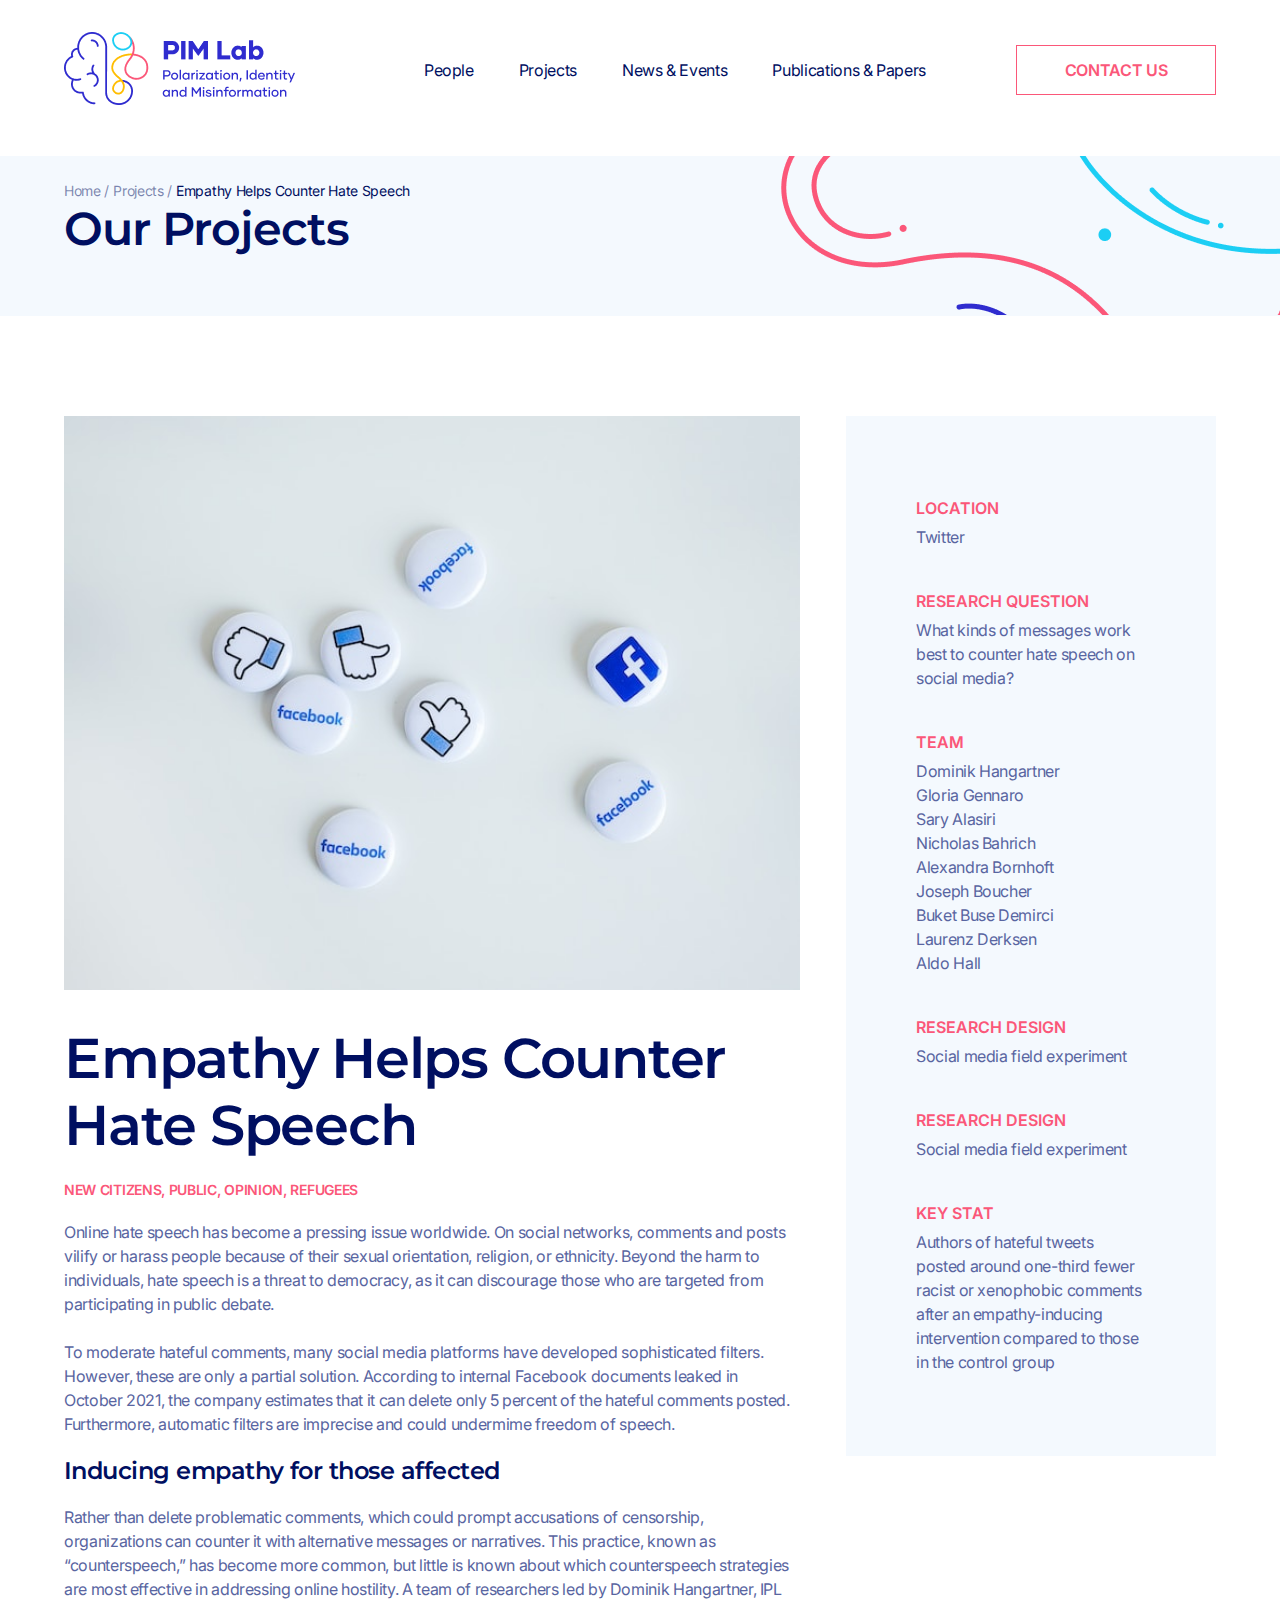
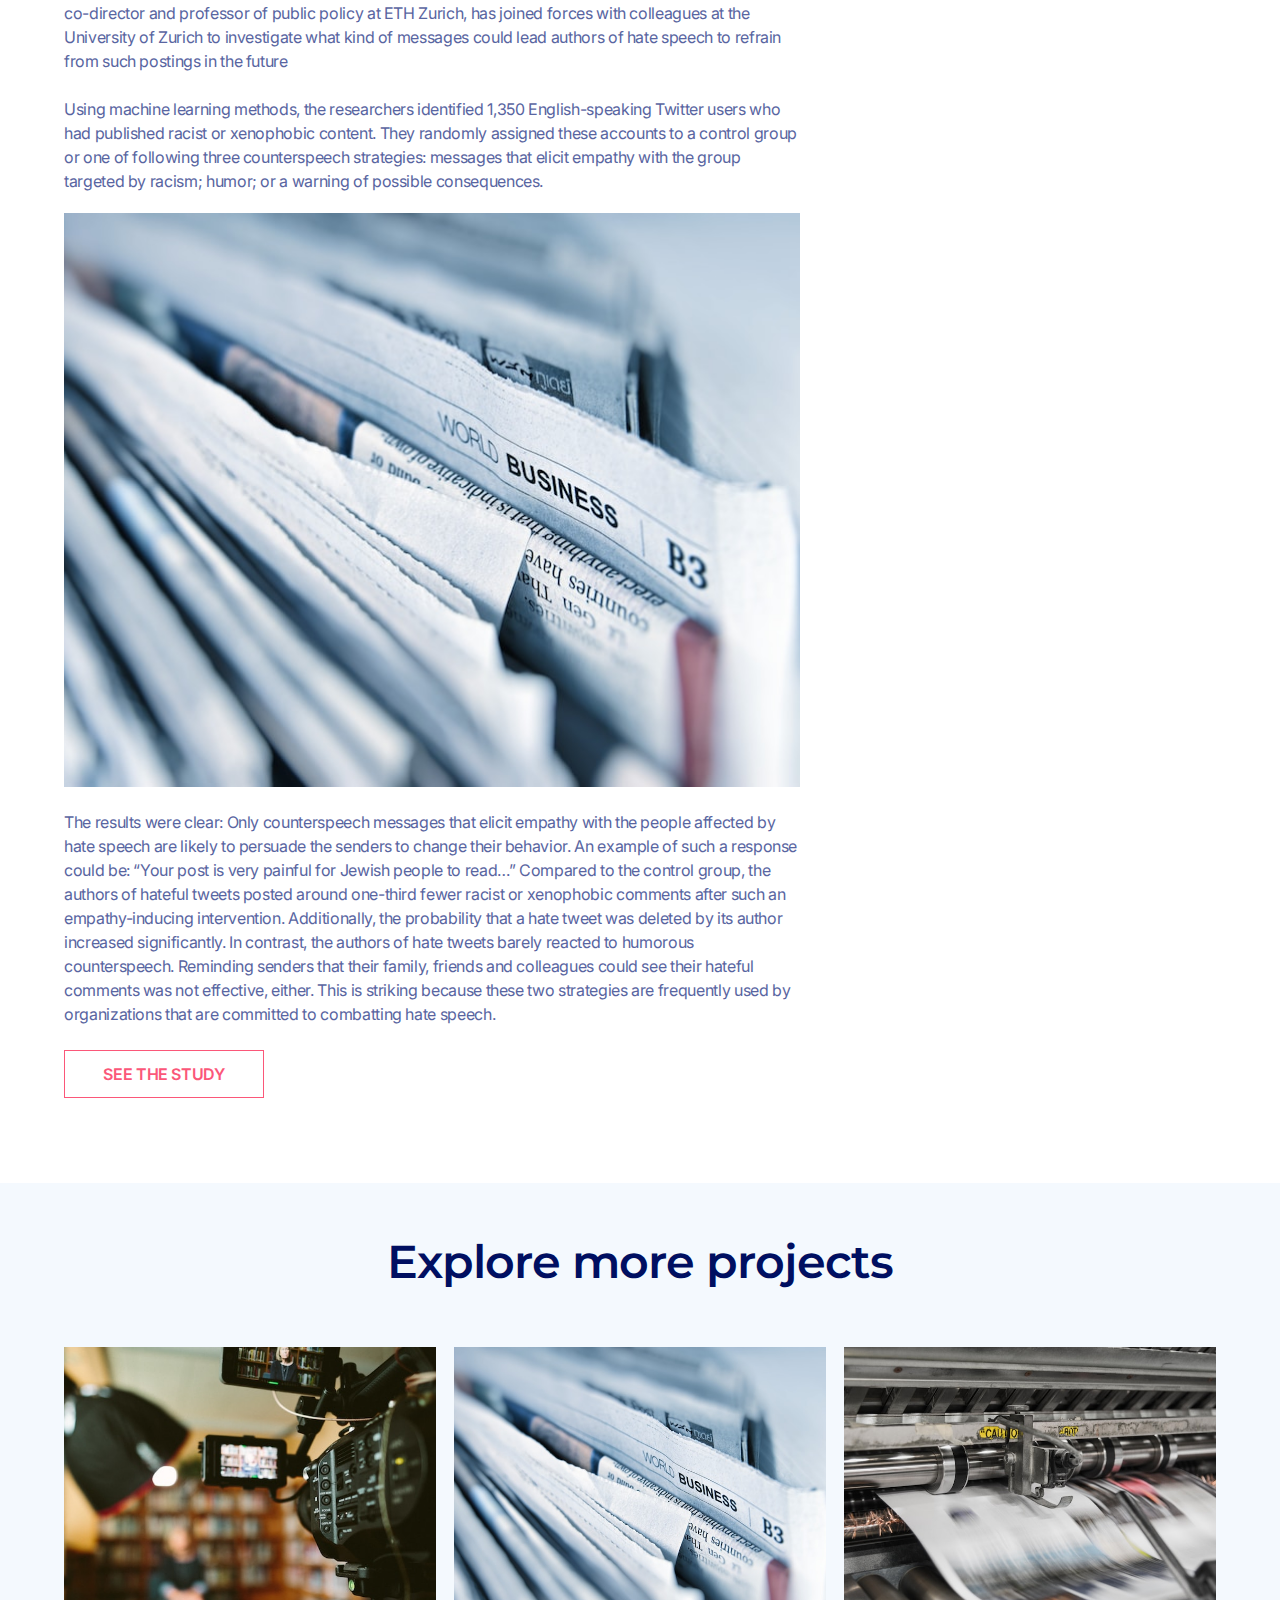
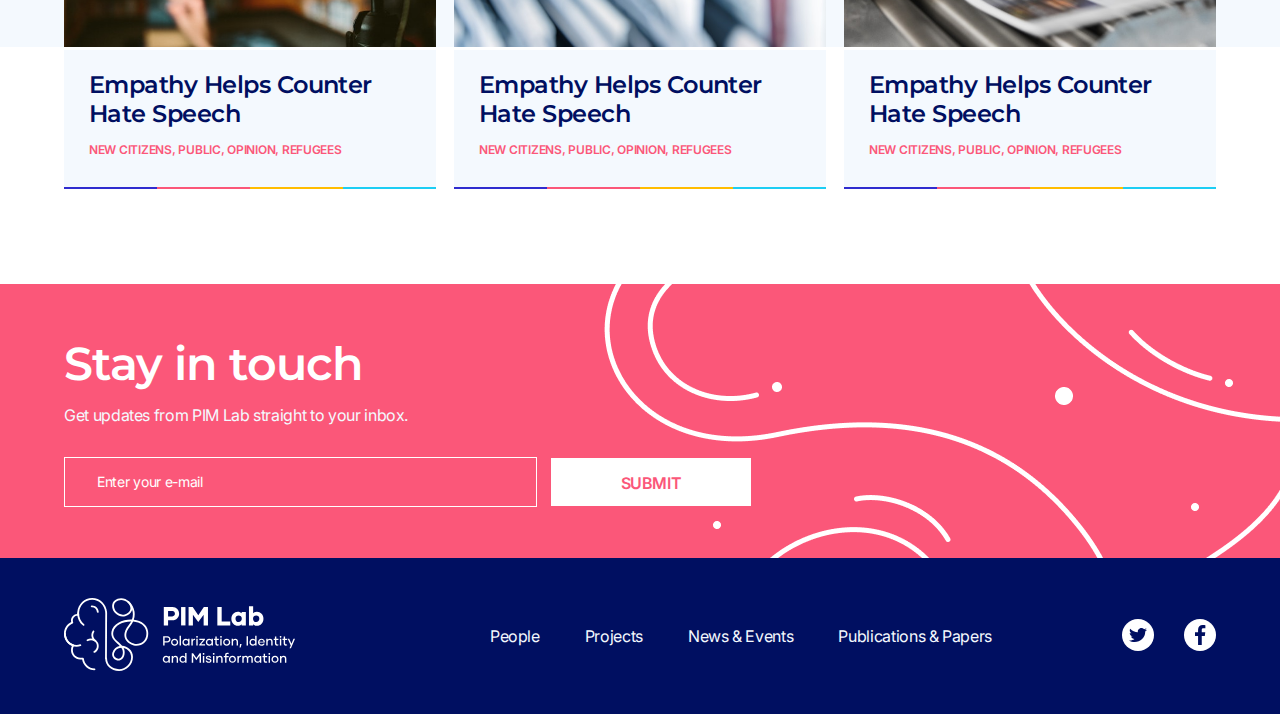
<file: project_single.html>
<!DOCTYPE html>
<html lang="en">
  <head>
    <meta charset="UTF-8" />
    <meta name="viewport" content="width=device-width, initial-scale=1.0" />
    <meta http-equiv="X-UA-Compatible" content="ie=edge" />
    <title>Document</title>
    <meta name="author" content="Yuriy Zudikhin" />
    <link rel="stylesheet" href="css/slick.css" />
    <link rel="stylesheet" href="css/style.css" />
  </head>

  <body>
    
    <header class="header">
      <div class="container">
        <div class="header_block">
          <a class="header_block_logo" href="/">
            <img src="img/header/logo.png" alt="">
          </a>
          <div class="header_block_content">
            <ul>
              <li>
                <a href="#">People</a>
              </li>
              <li>
                <a href="#">Projects</a>
              </li>
              <li>
                <a href="#">News & Events</a>
              </li>
              <li>
                <a href="#">Publications & Papers</a>
              </li>
            </ul>
            <a class="header_block_content_contact btn_default" href="#">
              <span>Contact Us</span>
            </a>
            <button class="header_block_content_drop"> 
              <span></span>
              <span></span>
              <span></span>
            </button>
          </div>
        </div>
      </div>
    </header>

    <section class="breadcrumbs">
      <img class="breadcrumbs_mob" src="img/team/feature_mob.png" alt="">
      <img class="breadcrumbs_desk" src="img/team/feature_desk.png" alt="">
      <div class="container">
        <div class="breadcrumbs_block">
          <ul>
            <li>
              <a href="#">Home /</a>
            </li>
            <li>
              <a href="#">Projects /</a>
            </li>
            <li>
              <span>Empathy Helps Counter Hate Speech</span>
            </li>
          </ul>
          <h3>Our Projects</h3>
        </div>
      </div>
    </section>

    <section class="project_single">
      <div class="container">
        <div class="project_single_block">
          <div class="project_single_block_main">
            <img src="img/project_single/1.jpg" alt="">
            <h2>Empathy Helps Counter Hate Speech</h2>
            <p class="project_single_block_main_red">NEW CITIZENS, PUBLIC, OPINION, REFUGEES</p>
            <div class="project_single_block_main_content">
              <p>
                Online hate speech has become a pressing issue worldwide. On social networks, comments and posts vilify or harass people because of their sexual orientation, religion, or ethnicity. Beyond the harm to individuals, hate speech is a threat to democracy, as it can discourage those who are targeted from participating in public debate.
                <br>
                <br>
                To moderate hateful comments, many social media platforms have developed sophisticated filters. However, these are only a partial solution. According to internal Facebook documents leaked in October 2021, the company estimates that it can delete only 5 percent of the hateful comments posted. Furthermore, automatic filters are imprecise and could undermime freedom of speech.
              </p>
              <h4>Inducing empathy for those affected</h4>
              <p>Rather than delete problematic comments, which could prompt accusations of censorship, organizations can counter it with alternative messages or narratives. This practice, known as “counterspeech,” has become more common, but little is known about which counterspeech strategies are most effective in addressing online hostility. A team of researchers led by Dominik Hangartner, IPL co-director and professor of public policy at ETH Zurich, has joined forces with colleagues at the University of Zurich to investigate what kind of messages could lead authors of hate speech to refrain from such postings in the future
                <br>
                <br>
                Using machine learning methods, the researchers identified 1,350 English-speaking Twitter users who had published racist or xenophobic content. They randomly assigned these accounts to a control group or one of following three counterspeech strategies: messages that elicit empathy with the group targeted by racism; humor; or a warning of possible consequences.
              </p>
              <img src="img/project_single/2.jpg" alt="">
              <p>The results were clear: Only counterspeech messages that elicit empathy with the people affected by hate speech are likely to persuade the senders to change their behavior. An example of such a response could be: “Your post is very painful for Jewish people to read…” Compared to the control group, the authors of hateful tweets posted around one-third fewer racist or xenophobic comments after such an empathy-inducing intervention. Additionally, the probability that a hate tweet was deleted by its author increased significantly. In contrast, the authors of hate tweets barely reacted to humorous counterspeech. Reminding senders that their family, friends and colleagues could see their hateful comments was not effective, either. This is striking because these two strategies are frequently used by organizations that are committed to combatting hate speech.</p>
            </div>
            <a class="project_single_block_main_link btn_default" href="#">
              <span>SEE THE STUDY</span>
            </a>
          </div>
          <div class="project_single_block_sidebar">

            <div class="project_single_block_sidebar_item">
              <span>LOCATION</span>
              <p>Twitter</p>
            </div>

            <div class="project_single_block_sidebar_item">
              <span>RESEARCH QUESTION</span>
              <p>What kinds of messages work best to counter hate speech on social media?</p>
            </div>

            <div class="project_single_block_sidebar_item">
              <span>TEAM</span>
              <p>
                Dominik Hangartner
                <br>
                Gloria Gennaro
                <br>
                Sary Alasiri
                <br>
                Nicholas Bahrich
                <br>
                Alexandra Bornhoft
                <br>
                Joseph Boucher
                <br>
                Buket Buse Demirci
                <br>
                Laurenz Derksen
                <br>
                Aldo Hall
              </p>
            </div>

            <div class="project_single_block_sidebar_item">
              <span>RESEARCH DESIGN</span>
              <p>Social media field experiment</p>
            </div>

            <div class="project_single_block_sidebar_item">
              <span>RESEARCH DESIGN</span>
              <p>Social media field experiment</p>
            </div>

            <div class="project_single_block_sidebar_item">
              <span>KEY STAT</span>
              <p>Authors of hateful tweets posted around one-third fewer racist or xenophobic comments after an empathy-inducing intervention compared to those in the control group</p>
            </div>

          </div>
        </div>
      </div>
    </section>

    <section class="explore">
      <div class="container">
        <h2>Explore more projects</h2>
        <div class="explore_slider">

          <a href="#" class="explore_slider_item">
            <img src="img/project_single/explore_1.jpg" alt="">
            <div class="explore_slider_item_text">
              <h4>Empathy Helps Counter Hate Speech</h4>
              <p>NEW CITIZENS, PUBLIC, OPINION, REFUGEES</p>
            </div>
            <div class="explore_slider_item_line">
              <div class="explore_slider_item_line_first"></div>
              <div class="explore_slider_item_line_second"></div>
              <div class="explore_slider_item_line_third"></div>
              <div class="explore_slider_item_line_four"></div>
            </div>
          </a>

          <a href="#" class="explore_slider_item">
            <img src="img/project_single/explore_2.jpg" alt="">
            <div class="explore_slider_item_text">
              <h4>Empathy Helps Counter Hate Speech</h4>
              <p>NEW CITIZENS, PUBLIC, OPINION, REFUGEES</p>
            </div>
            <div class="explore_slider_item_line">
              <div class="explore_slider_item_line_first"></div>
              <div class="explore_slider_item_line_second"></div>
              <div class="explore_slider_item_line_third"></div>
              <div class="explore_slider_item_line_four"></div>
            </div>
          </a>

          <a href="#" class="explore_slider_item">
            <img src="img/project_single/explore_3.jpg" alt="">
            <div class="explore_slider_item_text">
              <h4>Empathy Helps Counter Hate Speech</h4>
              <p>NEW CITIZENS, PUBLIC, OPINION, REFUGEES</p>
            </div>
            <div class="explore_slider_item_line">
              <div class="explore_slider_item_line_first"></div>
              <div class="explore_slider_item_line_second"></div>
              <div class="explore_slider_item_line_third"></div>
              <div class="explore_slider_item_line_four"></div>
            </div>
          </a>

        </div>

        <div class="explore_list">

          <a href="#" class="explore_list_item">
            <img src="img/project_single/explore_1.jpg" alt="">
            <div class="explore_list_item_text">
              <h4>Empathy Helps Counter Hate Speech</h4>
              <p>NEW CITIZENS, PUBLIC, OPINION, REFUGEES</p>
            </div>
            <div class="explore_list_item_line">
              <div class="explore_list_item_line_first"></div>
              <div class="explore_list_item_line_second"></div>
              <div class="explore_list_item_line_third"></div>
              <div class="explore_list_item_line_four"></div>
            </div>
          </a>

          <a href="#" class="explore_list_item">
            <img src="img/project_single/explore_2.jpg" alt="">
            <div class="explore_list_item_text">
              <h4>Empathy Helps Counter Hate Speech</h4>
              <p>NEW CITIZENS, PUBLIC, OPINION, REFUGEES</p>
            </div>
            <div class="explore_list_item_line">
              <div class="explore_list_item_line_first"></div>
              <div class="explore_list_item_line_second"></div>
              <div class="explore_list_item_line_third"></div>
              <div class="explore_list_item_line_four"></div>
            </div>
          </a>

          <a href="#" class="explore_list_item">
            <img src="img/project_single/explore_3.jpg" alt="">
            <div class="explore_list_item_text">
              <h4>Empathy Helps Counter Hate Speech</h4>
              <p>NEW CITIZENS, PUBLIC, OPINION, REFUGEES</p>
            </div>
            <div class="explore_list_item_line">
              <div class="explore_list_item_line_first"></div>
              <div class="explore_list_item_line_second"></div>
              <div class="explore_list_item_line_third"></div>
              <div class="explore_list_item_line_four"></div>
            </div>
          </a>

        </div>

      </div>
    </section>

    <section class="form">
      <img class="form_back" src="img/footer/back.png" alt="">
      <div class="container">
        <div class="form_block">
          <h4>Stay in touch</h4>
          <p class="form_block_text">Get updates from PIM Lab straight to your inbox.</p>
          <form action="">
            <p>
              <span>
                <input type="email" placeholder="Enter your e-mail">
              </span>
              <input type="submit" value="Submit">
            </p>
          </form>
        </div>
      </div>
    </section>

    <footer class="footer">
      <div class="container">
        <div class="footer_block_mob">
          <div class="footer_block_mob_top">
            <a class="footer_block_mob_top_logo" href="/">
              <img src="img/footer/logo.svg" alt="">
            </a>
            <div class="footer_block_mob_top_social">
              <a href="#">
                <img src="img/footer/twitter.svg" alt="">
              </a>
              <a href="#">
                <img src="img/footer/facebook.svg" alt="">
              </a>
            </div>
          </div>
          <nav class="footer_block_mob_nav">
            <ul>
              <li>
                <a href="#">People</a>
              </li>
              <li>
                <a href="#">Projects</a>
              </li>
              <li>
                <a href="#">News & Events</a>
              </li>
              <li>
                <a href="#">Publications & Papers</a>
              </li>
            </ul>
          </nav>
        </div>
        <div class="footer_block_desk">
          <a href="#" class="footer_block_desk_logo">
            <img src="img/footer/logo.svg" alt="">
          </a>
          <div class="footer_block_desk_main">
            <nav>
              <ul>
                <li>
                  <a href="#">People</a>
                </li>
                <li>
                  <a href="#">Projects</a>
                </li>
                <li>
                  <a href="#">News & Events</a>
                </li>
                <li>
                  <a href="#">Publications & Papers</a>
                </li>
              </ul>
            </nav>
            <ul class="footer_block_desk_main_social">
              <li>
                <a href="#">
                  <img src="img/footer/twitter.svg" alt="">
                </a>
              </li>
              <li>
                <a href="#">
                  <img src="img/footer/facebook.svg" alt="">
                </a>
              </li>
            </ul>
          </div>
        </div>
      </div>
    </footer>

    <script src="js/jquery-3.6.0.min.js"></script>
    <script src="js/slick.min.js"></script>
    <script src="js/main.js"></script>
  </body>
</html>
</file>
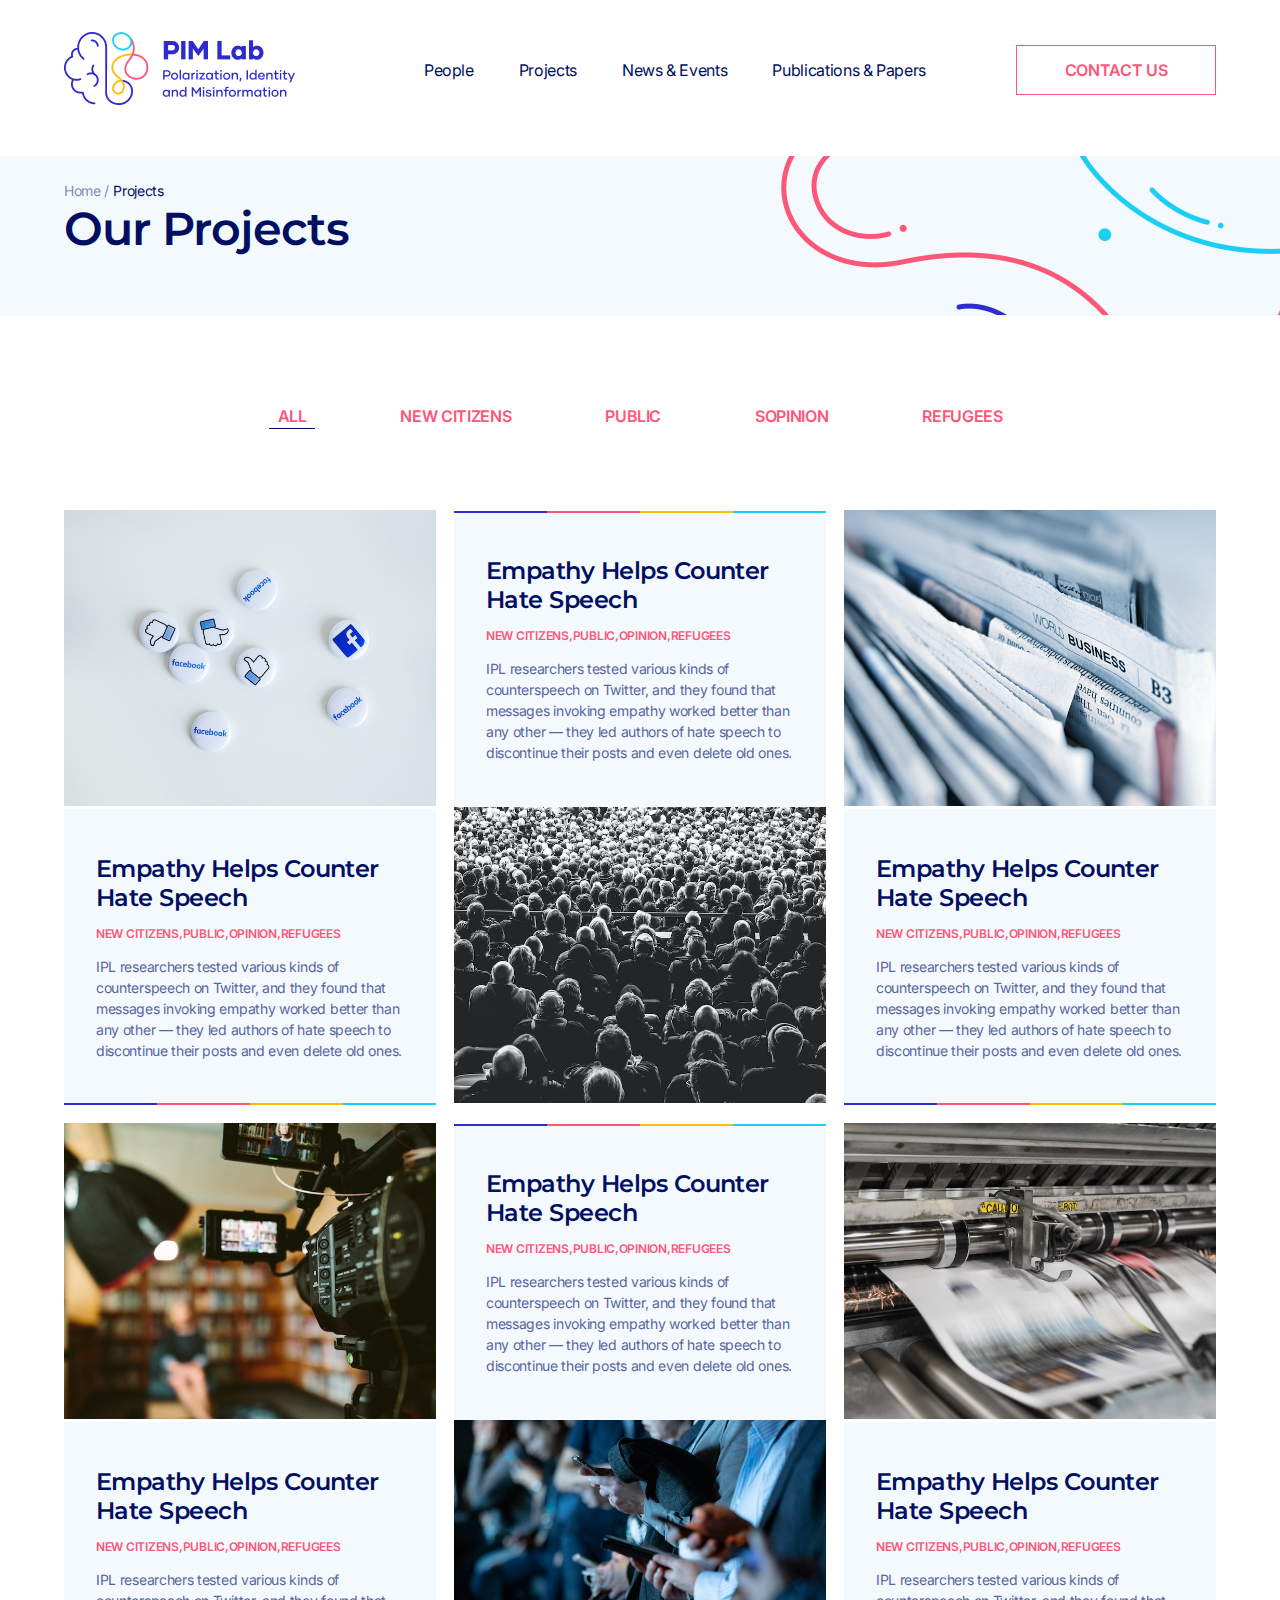
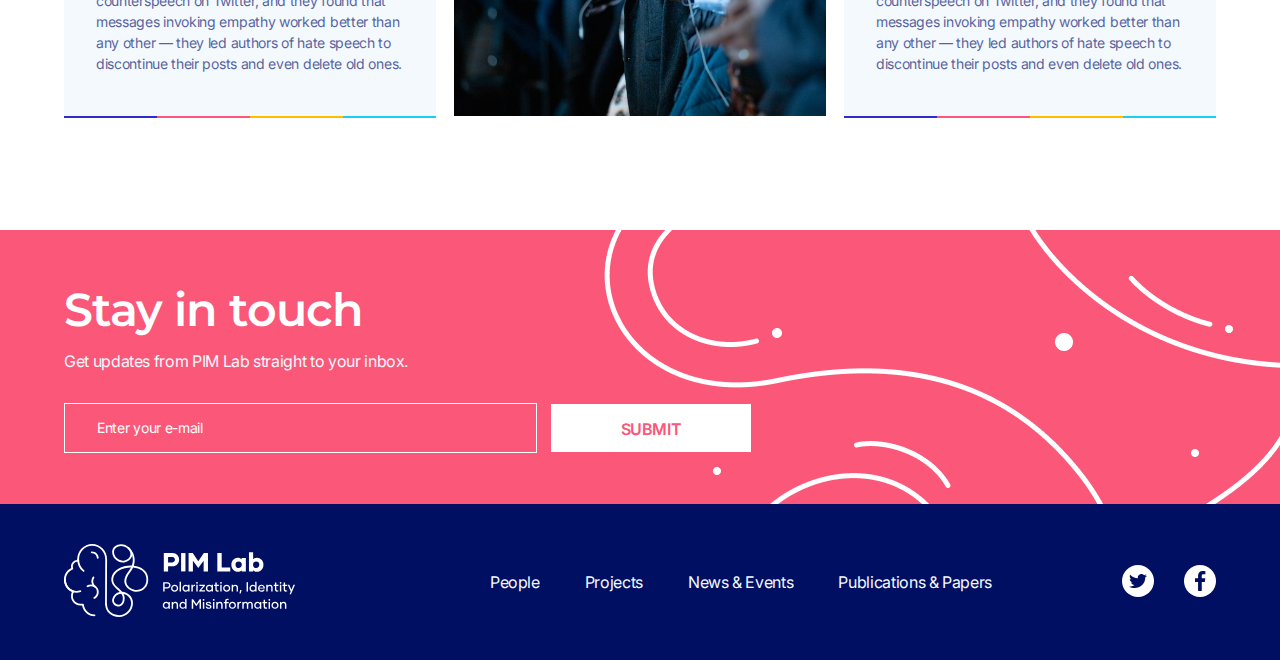
<file: projects.html>
<!DOCTYPE html>
<html lang="en">
  <head>
    <meta charset="UTF-8" />
    <meta name="viewport" content="width=device-width, initial-scale=1.0" />
    <meta http-equiv="X-UA-Compatible" content="ie=edge" />
    <title>Document</title>
    <meta name="author" content="Yuriy Zudikhin" />
    <link rel="stylesheet" href="css/slick.css" />
    <link rel="stylesheet" href="css/style.css" />
  </head>

  <body>
    
    <header class="header">
      <div class="container">
        <div class="header_block">
          <a class="header_block_logo" href="/">
            <img src="img/header/logo.png" alt="">
          </a>
          <div class="header_block_content">
            <ul>
              <li>
                <a href="#">People</a>
              </li>
              <li>
                <a href="#">Projects</a>
              </li>
              <li>
                <a href="#">News & Events</a>
              </li>
              <li>
                <a href="#">Publications & Papers</a>
              </li>
            </ul>
            <a class="header_block_content_contact btn_default" href="#">
              <span>Contact Us</span>
            </a>
            <button class="header_block_content_drop"> 
              <span></span>
              <span></span>
              <span></span>
            </button>
          </div>
        </div>
      </div>
    </header>

    <section class="breadcrumbs">
      <img class="breadcrumbs_mob" src="img/team/feature_mob.png" alt="">
      <img class="breadcrumbs_desk" src="img/team/feature_desk.png" alt="">
      <div class="container">
        <div class="breadcrumbs_block">
          <ul>
            <li>
              <a href="#">Home /</a>
            </li>
            <li>
              <span>Projects</span>
            </li>
          </ul>
          <h3>Our Projects</h3>
        </div>
      </div>
    </section>

    <nav class="categories_nav">
      <div class="container">
        <div class="categories_nav_block">
          <ul>
            <li>
              <a class="active" href="#">all</a>
            </li>
            <li>
              <a href="#">New citizens</a>
            </li>
            <li>
              <a href="#">Public</a>
            </li>
            <li>
              <a href="#">Sopinion</a>
            </li>
            <li>
              <a href="#">Refugees</a>
            </li>
          </ul>
        </div>
        
      </div>
    </nav>

    <section class="our_projects">
      <div class="container">
        <div class="our_projects_block">
          <div class="our_projects_block_list">

            <div class="our_projects_block_list_item">
              <div class="our_projects_block_list_item_img">
                <a href="#">
                  <img src="img/our_projects/1.jpg" alt="">
                </a>
              </div>
              <div class="our_projects_block_list_item_text">
                <h4>
                  <a href="#">
                    Empathy Helps Counter Hate Speech
                  </a>
                </h4>
                <ul>
                  <li>
                    <a href="">NEW CITIZENS,</a>
                  </li>
                  <li>
                    <a href="">PUBLIC,</a>
                  </li>
                  <li>
                    <a href="">OPINION,</a>
                  </li>
                  <li>
                    <a href="">REFUGEES</a>
                  </li>
                </ul>
                <p>
                  <a href="#">
                    IPL researchers tested various kinds of counterspeech on Twitter, and they found that messages invoking empathy worked better than any other — they led authors of hate speech to discontinue their posts and even delete old ones.
                  </a>
                </p>
              </div>
              <div class="our_projects_block_list_item_line">
                <div class="our_projects_block_list_item_line_first"></div>
                <div class="our_projects_block_list_item_line_second"></div>
                <div class="our_projects_block_list_item_line_third"></div>
                <div class="our_projects_block_list_item_line_four"></div>
              </div>
            </div>

            <div class="our_projects_block_list_item">
              <div class="our_projects_block_list_item_img">
                <a href="#">
                  <img src="img/our_projects/2.jpg" alt="">
                </a>
              </div>
              <div class="our_projects_block_list_item_text">
                <h4>
                  <a href="#">
                    Empathy Helps Counter Hate Speech
                  </a>
                </h4>
                <ul>
                  <li>
                    <a href="">NEW CITIZENS,</a>
                  </li>
                  <li>
                    <a href="">PUBLIC,</a>
                  </li>
                  <li>
                    <a href="">OPINION,</a>
                  </li>
                  <li>
                    <a href="">REFUGEES</a>
                  </li>
                </ul>
                <p>
                  <a href="#">
                    IPL researchers tested various kinds of counterspeech on Twitter, and they found that messages invoking empathy worked better than any other — they led authors of hate speech to discontinue their posts and even delete old ones.
                  </a>
                </p>
              </div>
              <div class="our_projects_block_list_item_line">
                <div class="our_projects_block_list_item_line_first"></div>
                <div class="our_projects_block_list_item_line_second"></div>
                <div class="our_projects_block_list_item_line_third"></div>
                <div class="our_projects_block_list_item_line_four"></div>
              </div>
            </div>

            <div class="our_projects_block_list_item">
              <div class="our_projects_block_list_item_img">
                <a href="#">
                  <img src="img/our_projects/3.jpg" alt="">
                </a>
              </div>
              <div class="our_projects_block_list_item_text">
                <h4>
                  <a href="#">
                    Empathy Helps Counter Hate Speech
                  </a>
                </h4>
                <ul>
                  <li>
                    <a href="">NEW CITIZENS,</a>
                  </li>
                  <li>
                    <a href="">PUBLIC,</a>
                  </li>
                  <li>
                    <a href="">OPINION,</a>
                  </li>
                  <li>
                    <a href="">REFUGEES</a>
                  </li>
                </ul>
                <p>
                  <a href="#">
                    IPL researchers tested various kinds of counterspeech on Twitter, and they found that messages invoking empathy worked better than any other — they led authors of hate speech to discontinue their posts and even delete old ones.
                  </a>
                </p>
              </div>
              <div class="our_projects_block_list_item_line">
                <div class="our_projects_block_list_item_line_first"></div>
                <div class="our_projects_block_list_item_line_second"></div>
                <div class="our_projects_block_list_item_line_third"></div>
                <div class="our_projects_block_list_item_line_four"></div>
              </div>
            </div>

            <div class="our_projects_block_list_item">
              <div class="our_projects_block_list_item_img">
                <a href="#">
                  <img src="img/our_projects/4.jpg" alt="">
                </a>
              </div>
              <div class="our_projects_block_list_item_text">
                <h4>
                  <a href="#">
                    Empathy Helps Counter Hate Speech
                  </a>
                </h4>
                <ul>
                  <li>
                    <a href="">NEW CITIZENS,</a>
                  </li>
                  <li>
                    <a href="">PUBLIC,</a>
                  </li>
                  <li>
                    <a href="">OPINION,</a>
                  </li>
                  <li>
                    <a href="">REFUGEES</a>
                  </li>
                </ul>
                <p>
                  <a href="#">
                    IPL researchers tested various kinds of counterspeech on Twitter, and they found that messages invoking empathy worked better than any other — they led authors of hate speech to discontinue their posts and even delete old ones.
                  </a>
                </p>
              </div>
              <div class="our_projects_block_list_item_line">
                <div class="our_projects_block_list_item_line_first"></div>
                <div class="our_projects_block_list_item_line_second"></div>
                <div class="our_projects_block_list_item_line_third"></div>
                <div class="our_projects_block_list_item_line_four"></div>
              </div>
            </div>

            <div class="our_projects_block_list_item">
              <div class="our_projects_block_list_item_img">
                <a href="#">
                  <img src="img/our_projects/5.jpg" alt="">
                </a>
              </div>
              <div class="our_projects_block_list_item_text">
                <h4>
                  <a href="#">
                    Empathy Helps Counter Hate Speech
                  </a>
                </h4>
                <ul>
                  <li>
                    <a href="">NEW CITIZENS,</a>
                  </li>
                  <li>
                    <a href="">PUBLIC,</a>
                  </li>
                  <li>
                    <a href="">OPINION,</a>
                  </li>
                  <li>
                    <a href="">REFUGEES</a>
                  </li>
                </ul>
                <p>
                  <a href="#">
                    IPL researchers tested various kinds of counterspeech on Twitter, and they found that messages invoking empathy worked better than any other — they led authors of hate speech to discontinue their posts and even delete old ones.
                  </a>
                </p>
              </div>
              <div class="our_projects_block_list_item_line">
                <div class="our_projects_block_list_item_line_first"></div>
                <div class="our_projects_block_list_item_line_second"></div>
                <div class="our_projects_block_list_item_line_third"></div>
                <div class="our_projects_block_list_item_line_four"></div>
              </div>
            </div>

            <div class="our_projects_block_list_item">
              <div class="our_projects_block_list_item_img">
                <a href="#">
                  <img src="img/our_projects/6.jpg" alt="">
                </a>
              </div>
              <div class="our_projects_block_list_item_text">
                <h4>
                  <a href="#">
                    Empathy Helps Counter Hate Speech
                  </a>
                </h4>
                <ul>
                  <li>
                    <a href="">NEW CITIZENS,</a>
                  </li>
                  <li>
                    <a href="">PUBLIC,</a>
                  </li>
                  <li>
                    <a href="">OPINION,</a>
                  </li>
                  <li>
                    <a href="">REFUGEES</a>
                  </li>
                </ul>
                <p>
                  <a href="#">
                    IPL researchers tested various kinds of counterspeech on Twitter, and they found that messages invoking empathy worked better than any other — they led authors of hate speech to discontinue their posts and even delete old ones.
                  </a>
                </p>
              </div>
              <div class="our_projects_block_list_item_line">
                <div class="our_projects_block_list_item_line_first"></div>
                <div class="our_projects_block_list_item_line_second"></div>
                <div class="our_projects_block_list_item_line_third"></div>
                <div class="our_projects_block_list_item_line_four"></div>
              </div>
            </div>

          </div>
        </div>
      </div>
    </section>
    

    <section class="form">
      <img class="form_back" src="img/footer/back.png" alt="">
      <div class="container">
        <div class="form_block">
          <h4>Stay in touch</h4>
          <p class="form_block_text">Get updates from PIM Lab straight to your inbox.</p>
          <form action="">
            <p>
              <span>
                <input type="email" placeholder="Enter your e-mail">
              </span>
              <input type="submit" value="Submit">
            </p>
          </form>
        </div>
      </div>
    </section>

    <footer class="footer">
      <div class="container">
        <div class="footer_block_mob">
          <div class="footer_block_mob_top">
            <a class="footer_block_mob_top_logo" href="/">
              <img src="img/footer/logo.svg" alt="">
            </a>
            <div class="footer_block_mob_top_social">
              <a href="#">
                <img src="img/footer/twitter.svg" alt="">
              </a>
              <a href="#">
                <img src="img/footer/facebook.svg" alt="">
              </a>
            </div>
          </div>
          <nav class="footer_block_mob_nav">
            <ul>
              <li>
                <a href="#">People</a>
              </li>
              <li>
                <a href="#">Projects</a>
              </li>
              <li>
                <a href="#">News & Events</a>
              </li>
              <li>
                <a href="#">Publications & Papers</a>
              </li>
            </ul>
          </nav>
        </div>
        <div class="footer_block_desk">
          <a href="#" class="footer_block_desk_logo">
            <img src="img/footer/logo.svg" alt="">
          </a>
          <div class="footer_block_desk_main">
            <nav>
              <ul>
                <li>
                  <a href="#">People</a>
                </li>
                <li>
                  <a href="#">Projects</a>
                </li>
                <li>
                  <a href="#">News & Events</a>
                </li>
                <li>
                  <a href="#">Publications & Papers</a>
                </li>
              </ul>
            </nav>
            <ul class="footer_block_desk_main_social">
              <li>
                <a href="#">
                  <img src="img/footer/twitter.svg" alt="">
                </a>
              </li>
              <li>
                <a href="#">
                  <img src="img/footer/facebook.svg" alt="">
                </a>
              </li>
            </ul>
          </div>
        </div>
      </div>
    </footer>

    <script src="js/jquery-3.6.0.min.js"></script>
    <script src="js/slick.min.js"></script>
    <script src="js/main.js"></script>
  </body>
</html>
</file>
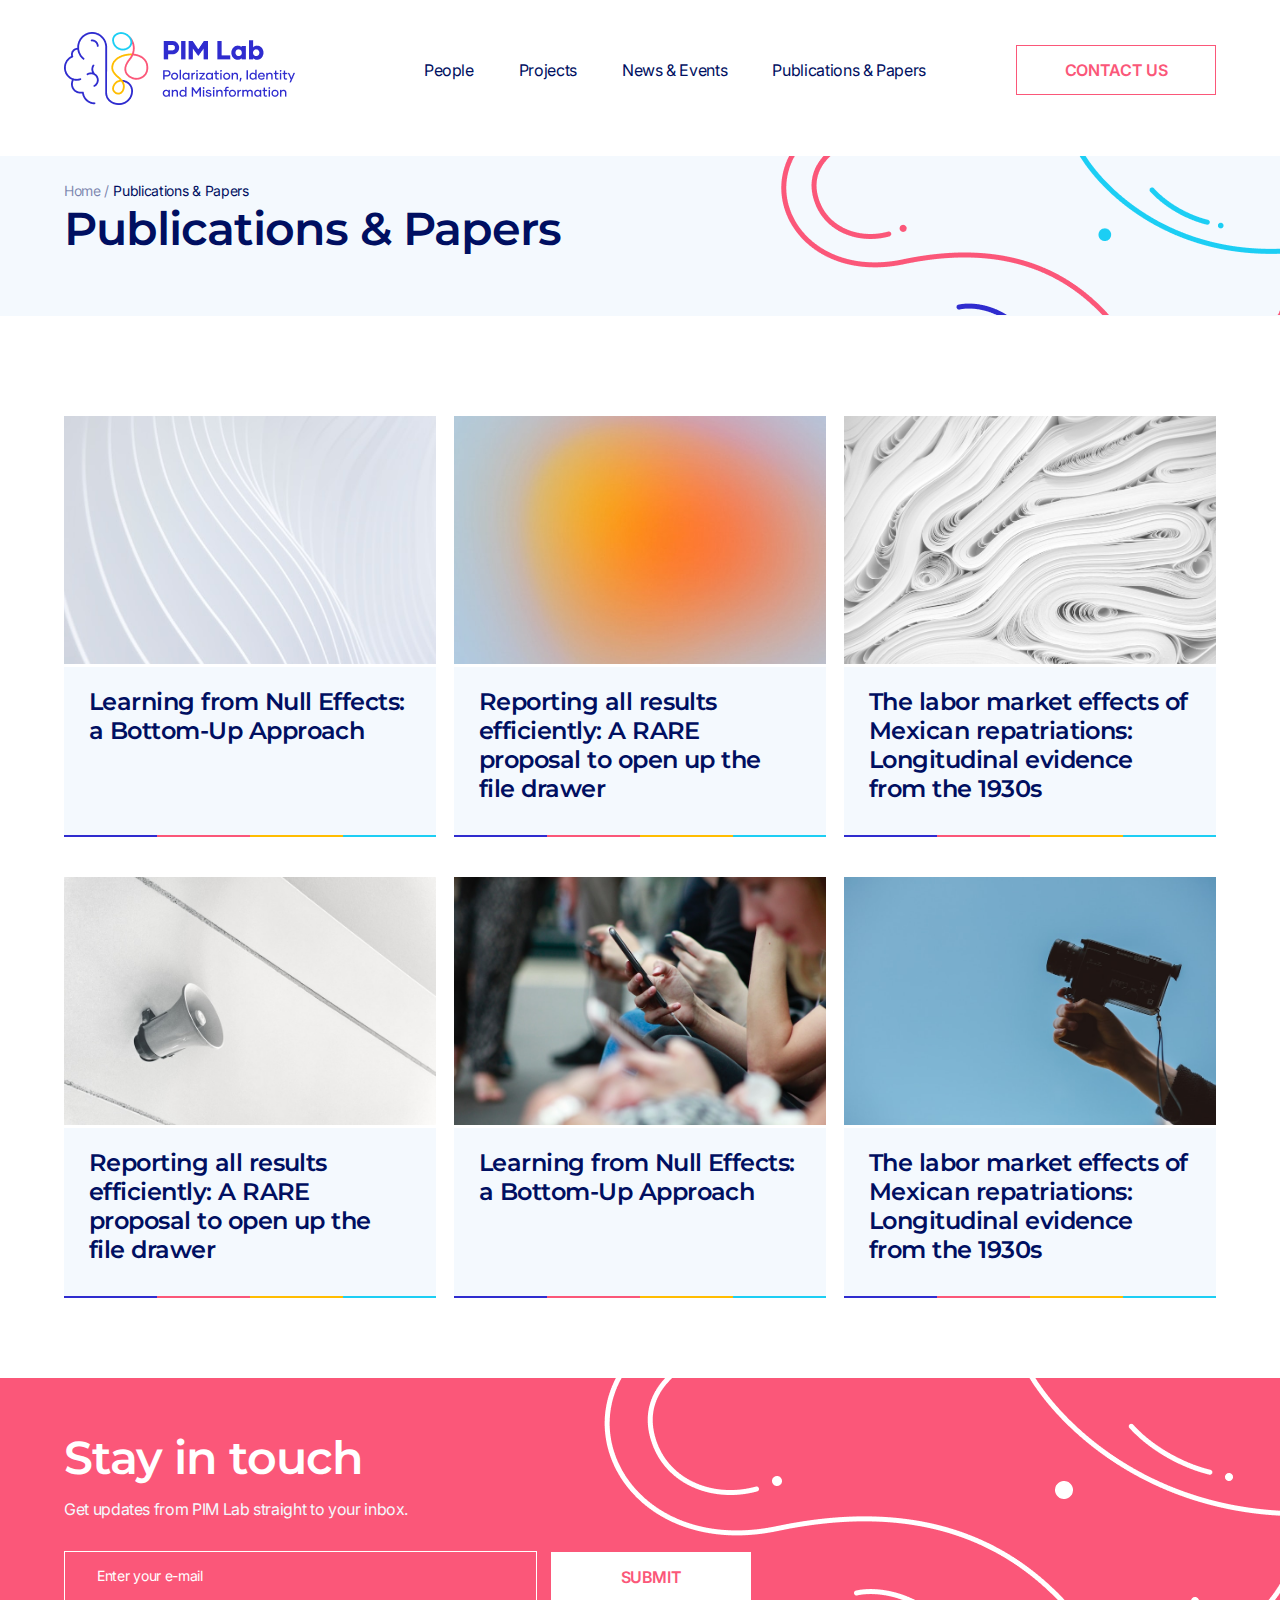
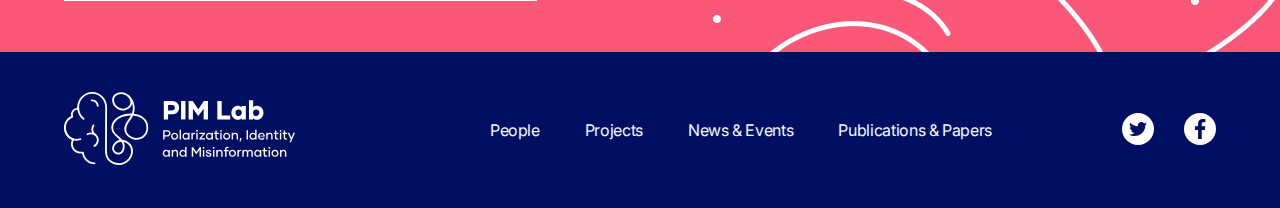
<file: publications.html>
<!DOCTYPE html>
<html lang="en">
  <head>
    <meta charset="UTF-8" />
    <meta name="viewport" content="width=device-width, initial-scale=1.0" />
    <meta http-equiv="X-UA-Compatible" content="ie=edge" />
    <title>Document</title>
    <meta name="author" content="Yuriy Zudikhin" />
    <link rel="stylesheet" href="css/slick.css" />
    <link rel="stylesheet" href="css/style.css" />
  </head>

  <body>
    
    <header class="header">
      <div class="container">
        <div class="header_block">
          <a class="header_block_logo" href="/">
            <img src="img/header/logo.png" alt="">
          </a>
          <div class="header_block_content">
            <ul>
              <li>
                <a href="#">People</a>
              </li>
              <li>
                <a href="#">Projects</a>
              </li>
              <li>
                <a href="#">News & Events</a>
              </li>
              <li>
                <a href="#">Publications & Papers</a>
              </li>
            </ul>
            <a class="header_block_content_contact btn_default" href="#">
              <span>Contact Us</span>
            </a>
            <button class="header_block_content_drop"> 
              <span></span>
              <span></span>
              <span></span>
            </button>
          </div>
        </div>
      </div>
    </header>

    <section class="breadcrumbs">
      <img class="breadcrumbs_mob" src="img/team/feature_mob.png" alt="">
      <img class="breadcrumbs_desk" src="img/team/feature_desk.png" alt="">
      <div class="container">
        <div class="breadcrumbs_block">
          <ul>
            <li>
              <a href="#">Home /</a>
            </li>
            <li>
              <span>Publications & Papers</span>
            </li>
          </ul>
          <h3>Publications & Papers</h3>
        </div>
      </div>
    </section>

    <section class="publications_event">
      <div class="container">
        <div class="publications_event_block">

          <div class="publications_event_block_list">

            <a href="#" class="publications_event_block_list_item">
              <img src="img/publications/1.jpg" alt="">
              <div class="publications_event_block_list_item_text">
                <h4>Learning from Null Effects: a Bottom-Up Approach</h4>
              </div>
              <div class="publications_event_block_list_item_line">
                <div class="publications_event_block_list_item_line_first"></div>
                <div class="publications_event_block_list_item_line_second"></div>
                <div class="publications_event_block_list_item_line_third"></div>
                <div class="publications_event_block_list_item_line_four"></div>
              </div>
            </a>

            <a href="#" class="publications_event_block_list_item">
              <img src="img/publications/2.jpg" alt="">
              <div class="publications_event_block_list_item_text">
                <h4>Reporting all results efficiently: A RARE proposal to open up the file drawer</h4>
              </div>
              <div class="publications_event_block_list_item_line">
                <div class="publications_event_block_list_item_line_first"></div>
                <div class="publications_event_block_list_item_line_second"></div>
                <div class="publications_event_block_list_item_line_third"></div>
                <div class="publications_event_block_list_item_line_four"></div>
              </div>
            </a>

            <a href="#" class="publications_event_block_list_item">
              <img src="img/publications/3.jpg" alt="">
              <div class="publications_event_block_list_item_text">
                <h4>The labor market effects of Mexican repatriations: Longitudinal evidence from the 1930s</h4>
              </div>
              <div class="publications_event_block_list_item_line">
                <div class="publications_event_block_list_item_line_first"></div>
                <div class="publications_event_block_list_item_line_second"></div>
                <div class="publications_event_block_list_item_line_third"></div>
                <div class="publications_event_block_list_item_line_four"></div>
              </div>
            </a>

            <a href="#" class="publications_event_block_list_item">
              <img src="img/publications/4.jpg" alt="">
              <div class="publications_event_block_list_item_text">
                <h4>Reporting all results efficiently: A RARE proposal to open up the file drawer</h4>
              </div>
              <div class="publications_event_block_list_item_line">
                <div class="publications_event_block_list_item_line_first"></div>
                <div class="publications_event_block_list_item_line_second"></div>
                <div class="publications_event_block_list_item_line_third"></div>
                <div class="publications_event_block_list_item_line_four"></div>
              </div>
            </a>

            <a href="#" class="publications_event_block_list_item">
              <img src="img/publications/5.jpg" alt="">
              <div class="publications_event_block_list_item_text">
                <h4>Learning from Null Effects: a Bottom-Up Approach</h4>
              </div>
              <div class="publications_event_block_list_item_line">
                <div class="publications_event_block_list_item_line_first"></div>
                <div class="publications_event_block_list_item_line_second"></div>
                <div class="publications_event_block_list_item_line_third"></div>
                <div class="publications_event_block_list_item_line_four"></div>
              </div>
            </a>

            <a href="#" class="publications_event_block_list_item">
              <img src="img/publications/6.jpg" alt="">
              <div class="publications_event_block_list_item_text">
                <h4>The labor market effects of Mexican repatriations: Longitudinal evidence from the 1930s</h4>
              </div>
              <div class="publications_event_block_list_item_line">
                <div class="publications_event_block_list_item_line_first"></div>
                <div class="publications_event_block_list_item_line_second"></div>
                <div class="publications_event_block_list_item_line_third"></div>
                <div class="publications_event_block_list_item_line_four"></div>
              </div>
            </a>

          </div>
        </div>
      </div>
    </section>

    <section class="form">
      <img class="form_back" src="img/footer/back.png" alt="">
      <div class="container">
        <div class="form_block">
          <h4>Stay in touch</h4>
          <p class="form_block_text">Get updates from PIM Lab straight to your inbox.</p>
          <form action="">
            <p>
              <span>
                <input type="email" placeholder="Enter your e-mail">
              </span>
              <input type="submit" value="Submit">
            </p>
          </form>
        </div>
      </div>
    </section>

    <footer class="footer">
      <div class="container">
        <div class="footer_block_mob">
          <div class="footer_block_mob_top">
            <a class="footer_block_mob_top_logo" href="/">
              <img src="img/footer/logo.svg" alt="">
            </a>
            <div class="footer_block_mob_top_social">
              <a href="#">
                <img src="img/footer/twitter.svg" alt="">
              </a>
              <a href="#">
                <img src="img/footer/facebook.svg" alt="">
              </a>
            </div>
          </div>
          <nav class="footer_block_mob_nav">
            <ul>
              <li>
                <a href="#">People</a>
              </li>
              <li>
                <a href="#">Projects</a>
              </li>
              <li>
                <a href="#">News & Events</a>
              </li>
              <li>
                <a href="#">Publications & Papers</a>
              </li>
            </ul>
          </nav>
        </div>
        <div class="footer_block_desk">
          <a href="#" class="footer_block_desk_logo">
            <img src="img/footer/logo.svg" alt="">
          </a>
          <div class="footer_block_desk_main">
            <nav>
              <ul>
                <li>
                  <a href="#">People</a>
                </li>
                <li>
                  <a href="#">Projects</a>
                </li>
                <li>
                  <a href="#">News & Events</a>
                </li>
                <li>
                  <a href="#">Publications & Papers</a>
                </li>
              </ul>
            </nav>
            <ul class="footer_block_desk_main_social">
              <li>
                <a href="#">
                  <img src="img/footer/twitter.svg" alt="">
                </a>
              </li>
              <li>
                <a href="#">
                  <img src="img/footer/facebook.svg" alt="">
                </a>
              </li>
            </ul>
          </div>
        </div>
      </div>
    </footer>

    <script src="js/jquery-3.6.0.min.js"></script>
    <script src="js/slick.min.js"></script>
    <script src="js/main.js"></script>
  </body>
</html>
</file>
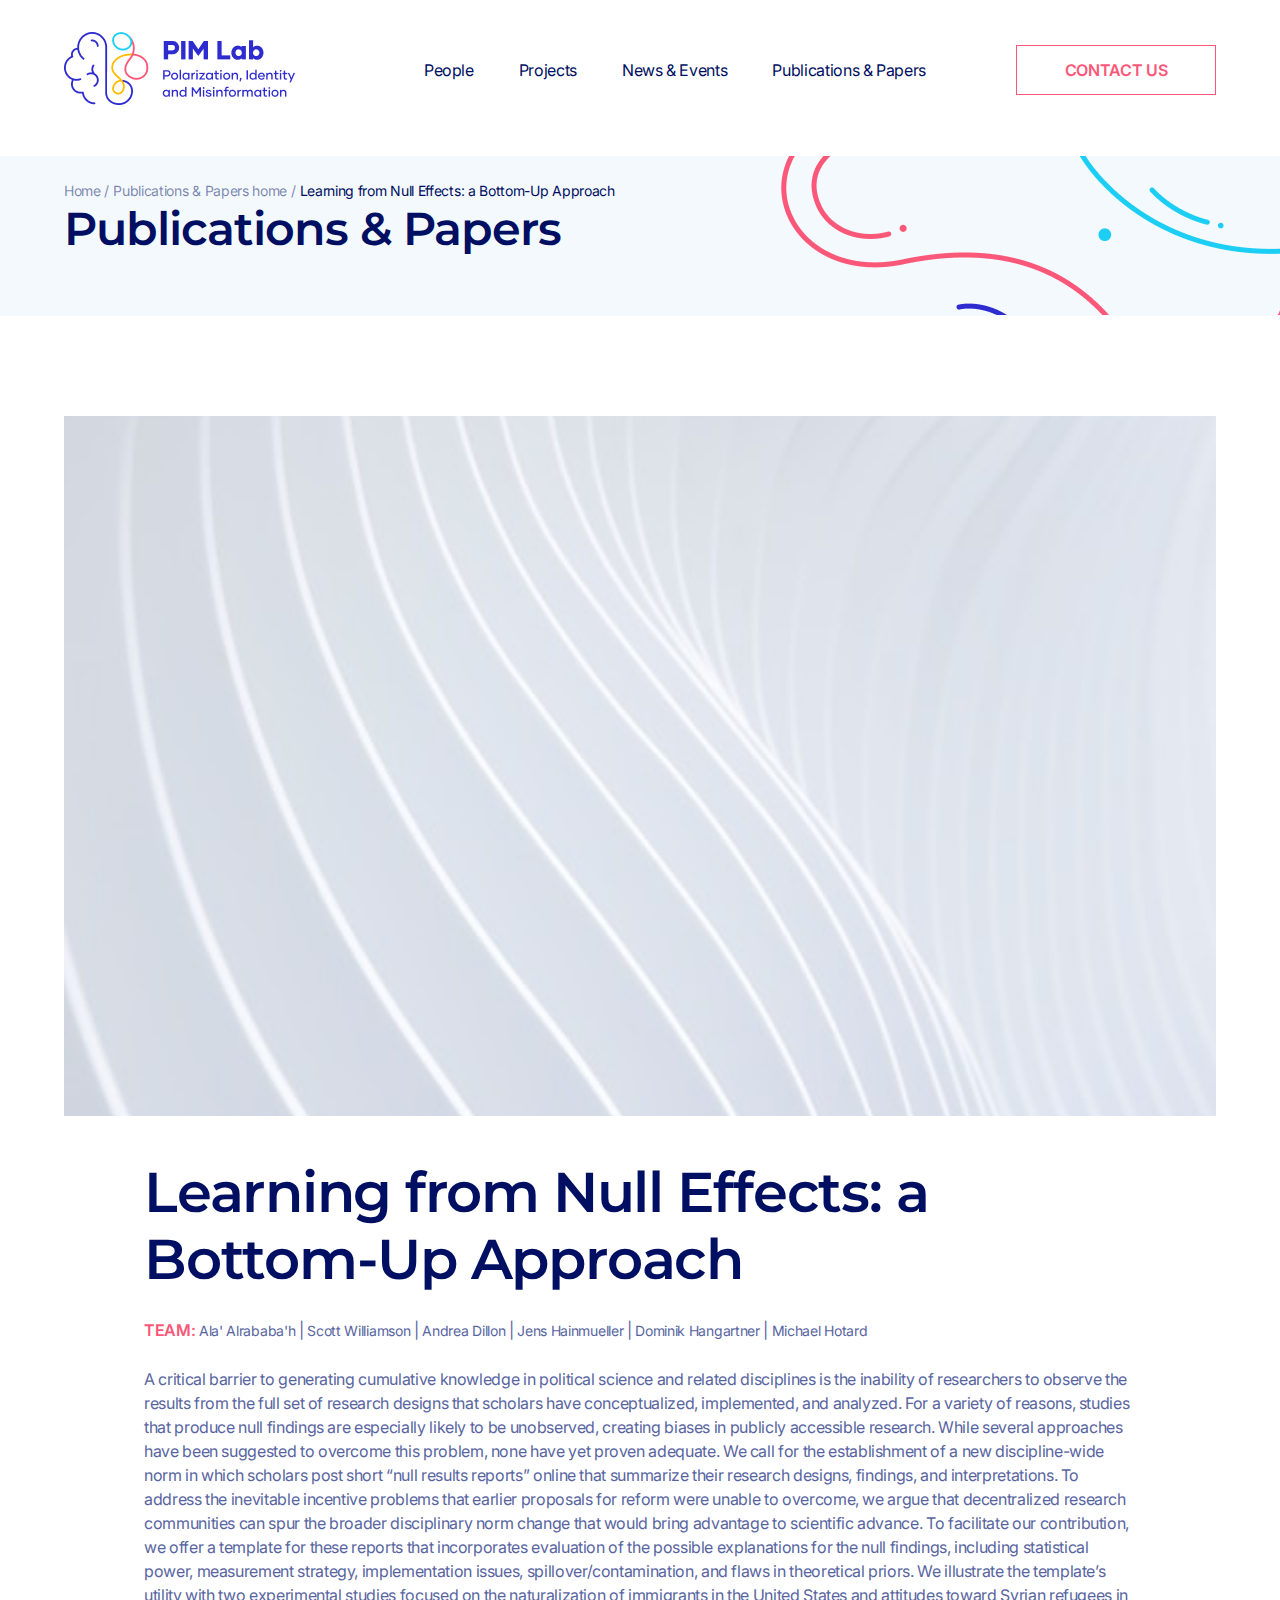
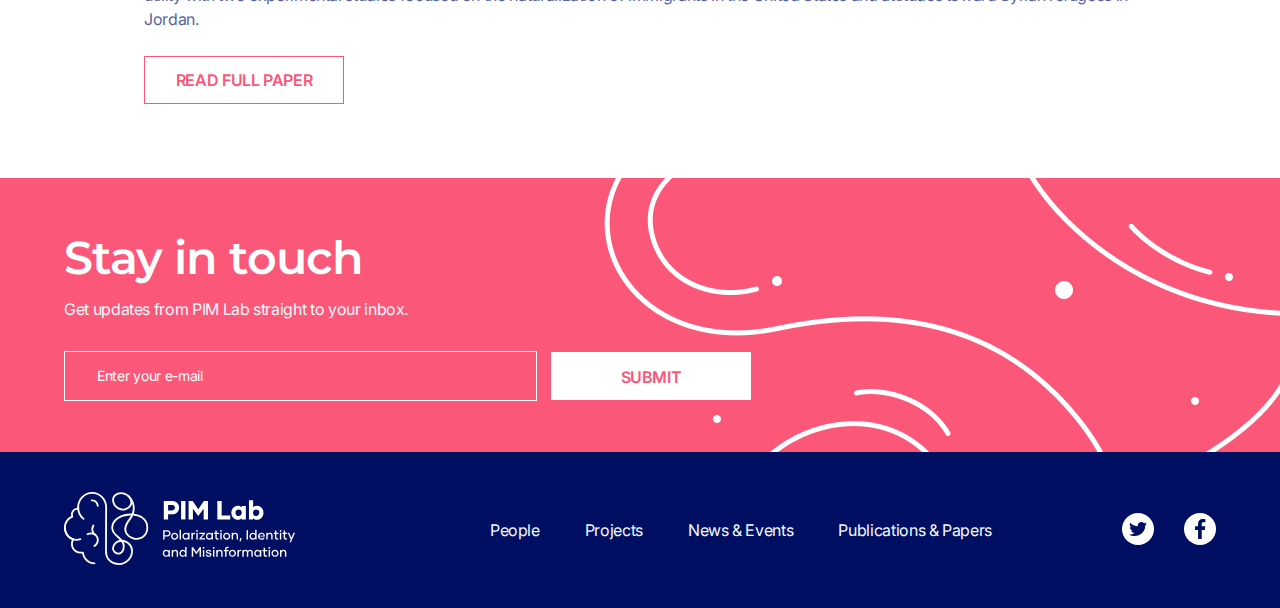
<file: publications_single.html>
<!DOCTYPE html>
<html lang="en">
  <head>
    <meta charset="UTF-8" />
    <meta name="viewport" content="width=device-width, initial-scale=1.0" />
    <meta http-equiv="X-UA-Compatible" content="ie=edge" />
    <title>Document</title>
    <meta name="author" content="Yuriy Zudikhin" />
    <link rel="stylesheet" href="css/slick.css" />
    <link rel="stylesheet" href="css/style.css" />
  </head>

  <body>
    
    <header class="header">
      <div class="container">
        <div class="header_block">
          <a class="header_block_logo" href="/">
            <img src="img/header/logo.png" alt="">
          </a>
          <div class="header_block_content">
            <ul>
              <li>
                <a href="#">People</a>
              </li>
              <li>
                <a href="#">Projects</a>
              </li>
              <li>
                <a href="#">News & Events</a>
              </li>
              <li>
                <a href="#">Publications & Papers</a>
              </li>
            </ul>
            <a class="header_block_content_contact btn_default" href="#">
              <span>Contact Us</span>
            </a>
            <button class="header_block_content_drop"> 
              <span></span>
              <span></span>
              <span></span>
            </button>
          </div>
        </div>
      </div>
    </header>

    <section class="breadcrumbs">
      <img class="breadcrumbs_mob" src="img/team/feature_mob.png" alt="">
      <img class="breadcrumbs_desk" src="img/team/feature_desk.png" alt="">
      <div class="container">
        <div class="breadcrumbs_block">
          <ul>
            <li>
              <a href="#">Home /</a>
            </li>
            <li>
              <a href="#">Publications & Papers home /</a>
            </li>
            <li>
              <span>Learning from Null Effects: a Bottom-Up Approach</span>
            </li>
          </ul>
          <h3>Publications & Papers</h3>
        </div>
      </div>
    </section>

    <section class="publications_single">
      <div class="container">
        <div class="publications_single_block">
          <div class="publications_single_block_img">
            <img src="img/publications_single/1.jpg" alt="">
          </div>
          <div class="publications_single_block_text">
            <h2>Learning from Null Effects: a Bottom-Up Approach</h2>
            <p class="publications_single_block_text_team">
              <span>TEAM:</span> <a href="#">Ala' Alrababa'h</a> | <a href="#">Scott Williamson</a> | <a href="#">Andrea Dillon</a> | <a href="#">Jens Hainmueller</a> | <a href="#">Dominik Hangartner</a> | <a href="#">Michael Hotard</a>
            </p>
            <p class="publications_single_block_text_description">
              A critical barrier to generating cumulative knowledge in political science and related disciplines is the inability of researchers to observe the results from the full set of research designs that scholars have conceptualized, implemented, and analyzed. For a variety of reasons, studies that produce null findings are especially likely to be unobserved, creating biases in publicly accessible research. While several approaches have been suggested to overcome this problem, none have yet proven adequate. We call for the establishment of a new discipline-wide norm in which scholars post short “null results reports” online that summarize their research designs, findings, and interpretations. To address the inevitable incentive problems that earlier proposals for reform were unable to overcome, we argue that decentralized research communities can spur the broader disciplinary norm change that would bring advantage to scientific advance. To facilitate our contribution, we offer a template for these reports that incorporates evaluation of the possible explanations for the null findings, including statistical power, measurement strategy, implementation issues, spillover/contamination, and flaws in theoretical priors. We illustrate the template’s utility with two experimental studies focused on the naturalization of immigrants in the United States and attitudes toward Syrian refugees in Jordan.
            </p>
            <a class="publications_single_block_text_link btn_default" href="#">
              <span>READ FULL PAPER</span>
            </a>
          </div>
        </div>
      </div>
    </section>

    <section class="form">
      <img class="form_back" src="img/footer/back.png" alt="">
      <div class="container">
        <div class="form_block">
          <h4>Stay in touch</h4>
          <p class="form_block_text">Get updates from PIM Lab straight to your inbox.</p>
          <form action="">
            <p>
              <span>
                <input type="email" placeholder="Enter your e-mail">
              </span>
              <input type="submit" value="Submit">
            </p>
          </form>
        </div>
      </div>
    </section>

    <footer class="footer">
      <div class="container">
        <div class="footer_block_mob">
          <div class="footer_block_mob_top">
            <a class="footer_block_mob_top_logo" href="/">
              <img src="img/footer/logo.svg" alt="">
            </a>
            <div class="footer_block_mob_top_social">
              <a href="#">
                <img src="img/footer/twitter.svg" alt="">
              </a>
              <a href="#">
                <img src="img/footer/facebook.svg" alt="">
              </a>
            </div>
          </div>
          <nav class="footer_block_mob_nav">
            <ul>
              <li>
                <a href="#">People</a>
              </li>
              <li>
                <a href="#">Projects</a>
              </li>
              <li>
                <a href="#">News & Events</a>
              </li>
              <li>
                <a href="#">Publications & Papers</a>
              </li>
            </ul>
          </nav>
        </div>
        <div class="footer_block_desk">
          <a href="#" class="footer_block_desk_logo">
            <img src="img/footer/logo.svg" alt="">
          </a>
          <div class="footer_block_desk_main">
            <nav>
              <ul>
                <li>
                  <a href="#">People</a>
                </li>
                <li>
                  <a href="#">Projects</a>
                </li>
                <li>
                  <a href="#">News & Events</a>
                </li>
                <li>
                  <a href="#">Publications & Papers</a>
                </li>
              </ul>
            </nav>
            <ul class="footer_block_desk_main_social">
              <li>
                <a href="#">
                  <img src="img/footer/twitter.svg" alt="">
                </a>
              </li>
              <li>
                <a href="#">
                  <img src="img/footer/facebook.svg" alt="">
                </a>
              </li>
            </ul>
          </div>
        </div>
      </div>
    </footer>

    <script src="js/jquery-3.6.0.min.js"></script>
    <script src="js/slick.min.js"></script>
    <script src="js/main.js"></script>
  </body>
</html>
</file>
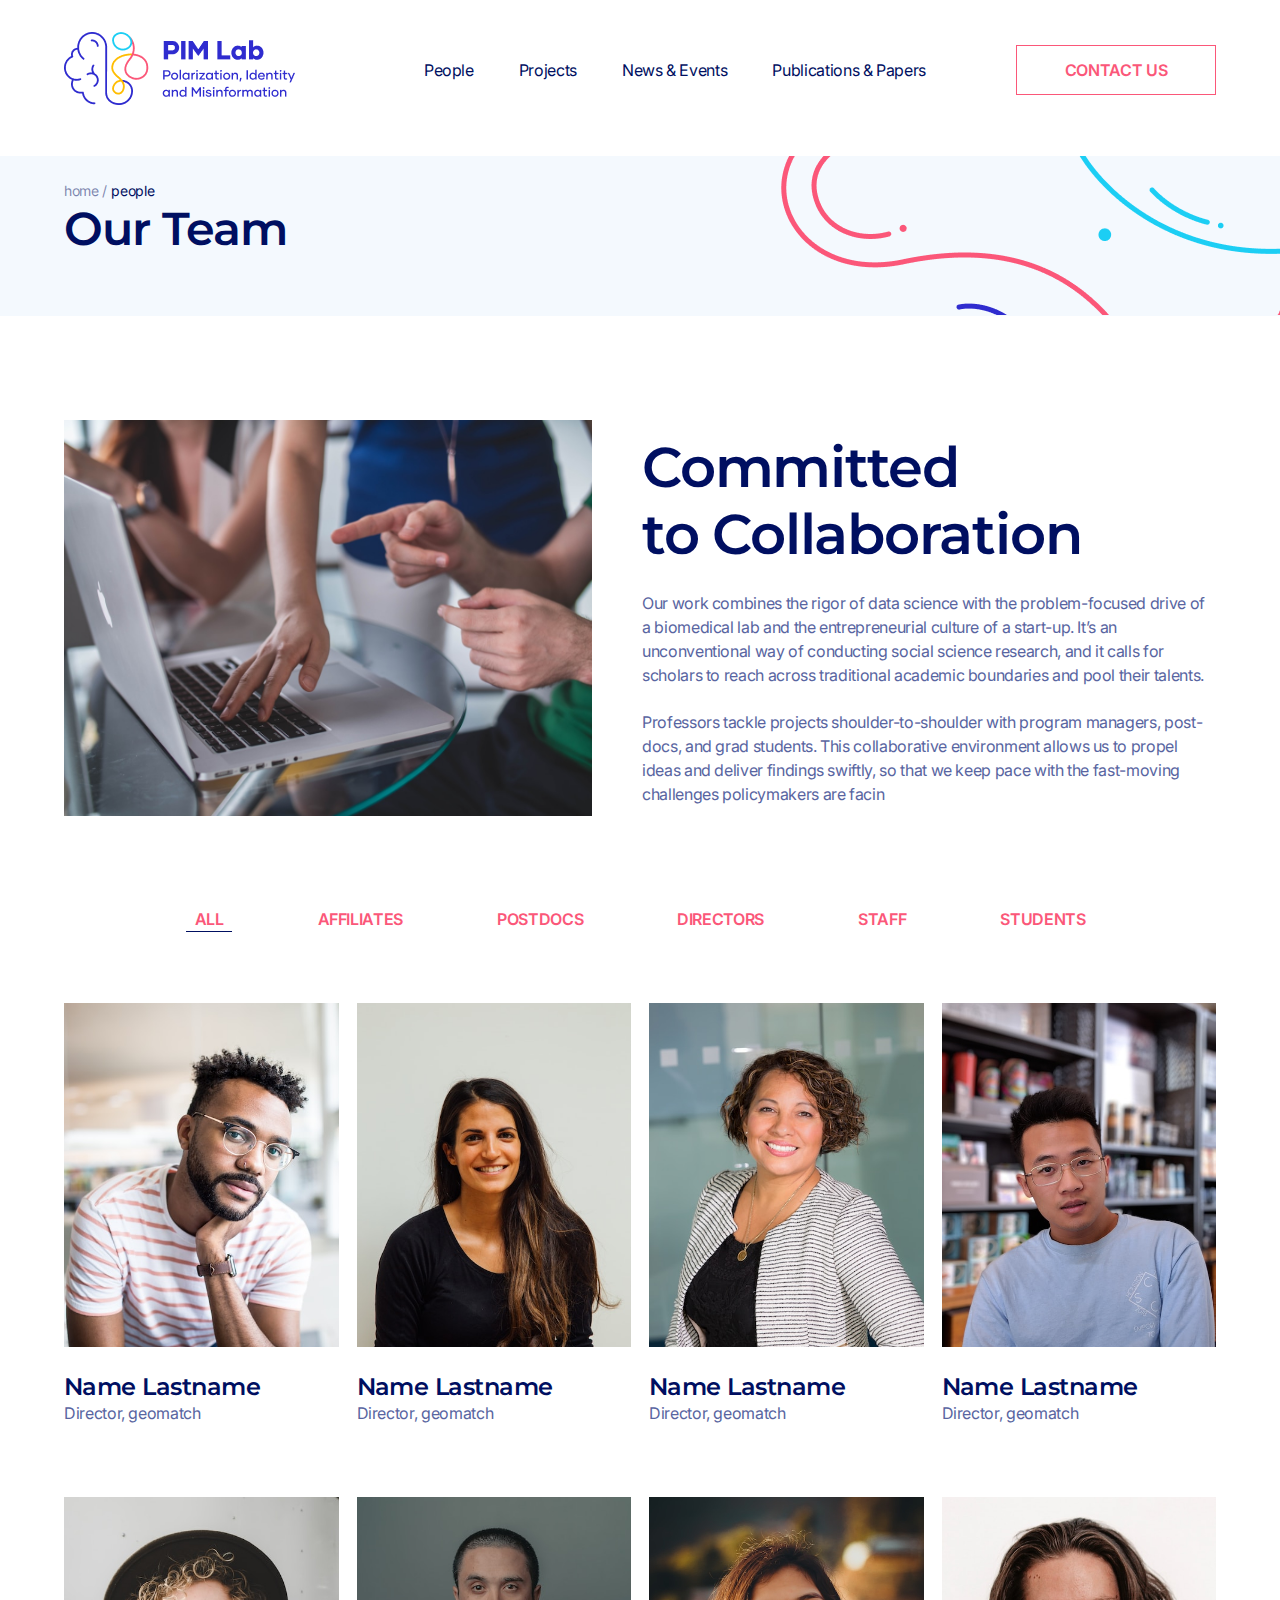
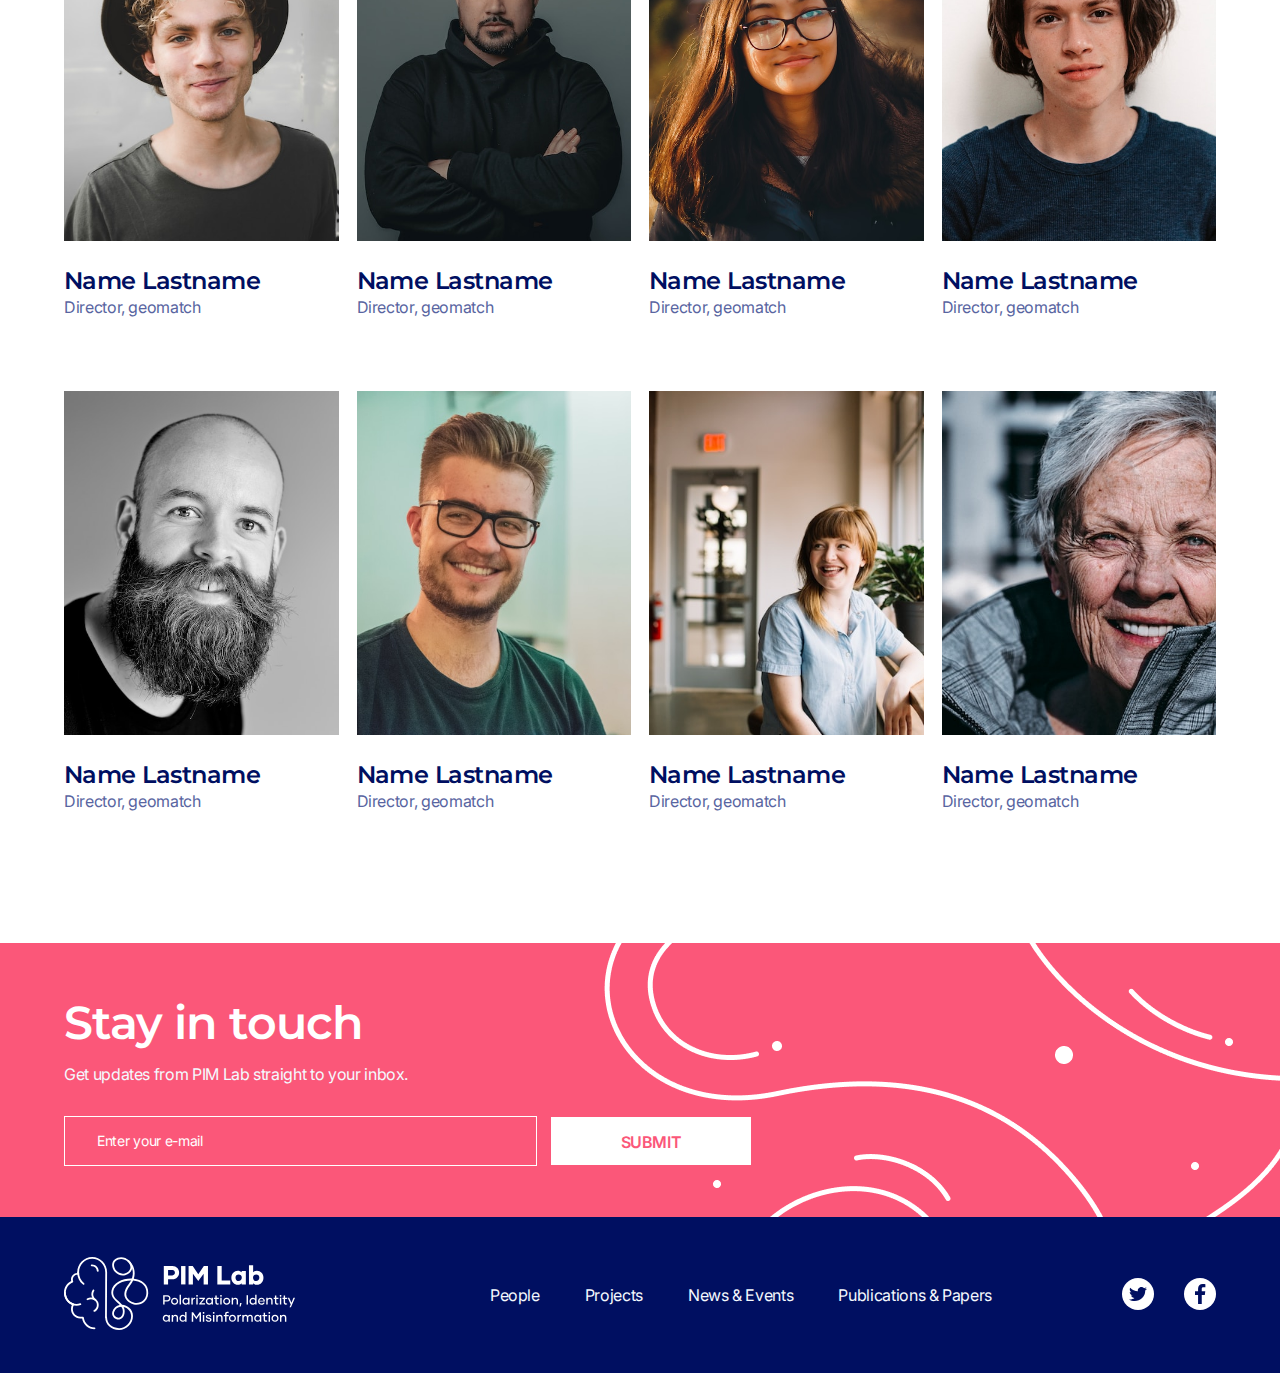
<file: team.html>
<!DOCTYPE html>
<html lang="en">
  <head>
    <meta charset="UTF-8" />
    <meta name="viewport" content="width=device-width, initial-scale=1.0" />
    <meta http-equiv="X-UA-Compatible" content="ie=edge" />
    <title>Document</title>
    <meta name="author" content="Yuriy Zudikhin" />
    <link rel="stylesheet" href="css/slick.css" />
    <link rel="stylesheet" href="css/style.css" />
  </head>

  <body>
    
    <header class="header">
      <div class="container">
        <div class="header_block">
          <a class="header_block_logo" href="/">
            <img src="img/header/logo.png" alt="">
          </a>
          <div class="header_block_content">
            <ul>
              <li>
                <a href="#">People</a>
              </li>
              <li>
                <a href="#">Projects</a>
              </li>
              <li>
                <a href="#">News & Events</a>
              </li>
              <li>
                <a href="#">Publications & Papers</a>
              </li>
            </ul>
            <a class="header_block_content_contact btn_default" href="#">
              <span>Contact Us</span>
            </a>
            <button class="header_block_content_drop"> 
              <span></span>
              <span></span>
              <span></span>
            </button>
          </div>
        </div>
      </div>
    </header>

    <section class="breadcrumbs">
      <img class="breadcrumbs_mob" src="img/team/feature_mob.png" alt="">
      <img class="breadcrumbs_desk" src="img/team/feature_desk.png" alt="">
      <div class="container">
        <div class="breadcrumbs_block">
          <ul>
            <li>
              <a href="#">home /</a>
            </li>
            <li>
              <span>people</span>
            </li>
          </ul>
          <h3>Our Team</h3>
        </div>
      </div>
    </section>

    <section class="committed">
      <div class="container">
        <div class="committed_block">
          <div class="committed_block_img">
            <img src="img/committed/1.jpg" alt="">
          </div>
          <div class="committed_block_text">
            <h3>Committed <br> to Collaboration</h3>
            <p>Our work combines the rigor of data science with the problem-focused drive of a biomedical lab and the entrepreneurial culture of a start-up. It’s an unconventional way of conducting social science research, and it calls for scholars to reach across traditional academic boundaries and pool their talents.</p>
            <p>Professors tackle projects shoulder-to-shoulder with program managers, post-docs, and grad students. This collaborative environment allows us to propel ideas and deliver findings swiftly, so that we keep pace with the fast-moving challenges policymakers are facin</p>
          </div>
        </div>
      </div>
    </section>

    <nav class="categories_nav">
      <div class="container">
        <div class="categories_nav_block">
          <ul>
            <li>
              <a class="active" href="#">all</a>
            </li>
            <li>
              <a href="#">affiliates</a>
            </li>
            <li>
              <a href="#">postdocs</a>
            </li>
            <li>
              <a href="#">directors</a>
            </li>
            <li>
              <a href="#">staff</a>
            </li>
            <li>
              <a href="#">students</a>
            </li>
          </ul>
        </div>
        
      </div>
    </nav>

    <section class="team_list">
      <div class="container">
        <div class="team_list_block">
          <a href="#" class="team_list_block_item">
            <img src="img/committed/2.jpg" alt="">
            <h5>Name Lastname</h5>
            <p>Director, geomatch</p>
          </a>
          <a href="#" class="team_list_block_item">
            <img src="img/committed/3.jpg" alt="">
            <h5>Name Lastname</h5>
            <p>Director, geomatch</p>
          </a>
          <a href="#" class="team_list_block_item">
            <img src="img/committed/4.jpg" alt="">
            <h5>Name Lastname</h5>
            <p>Director, geomatch</p>
          </a>
          <a href="#" class="team_list_block_item">
            <img src="img/committed/5.jpg" alt="">
            <h5>Name Lastname</h5>
            <p>Director, geomatch</p>
          </a>
          <a href="#" class="team_list_block_item">
            <img src="img/committed/6.jpg" alt="">
            <h5>Name Lastname</h5>
            <p>Director, geomatch</p>
          </a>
          <a href="#" class="team_list_block_item">
            <img src="img/committed/7.jpg" alt="">
            <h5>Name Lastname</h5>
            <p>Director, geomatch</p>
          </a>
          <a href="#" class="team_list_block_item">
            <img src="img/committed/8.jpg" alt="">
            <h5>Name Lastname</h5>
            <p>Director, geomatch</p>
          </a>
          <a href="#" class="team_list_block_item">
            <img src="img/committed/9.jpg" alt="">
            <h5>Name Lastname</h5>
            <p>Director, geomatch</p>
          </a>
          <a href="#" class="team_list_block_item">
            <img src="img/committed/10.jpg" alt="">
            <h5>Name Lastname</h5>
            <p>Director, geomatch</p>
          </a>
          <a href="#" class="team_list_block_item">
            <img src="img/committed/11.jpg" alt="">
            <h5>Name Lastname</h5>
            <p>Director, geomatch</p>
          </a>
          <a href="#" class="team_list_block_item">
            <img src="img/committed/12.jpg" alt="">
            <h5>Name Lastname</h5>
            <p>Director, geomatch</p>
          </a>
          <a href="#" class="team_list_block_item">
            <img src="img/committed/13.jpg" alt="">
            <h5>Name Lastname</h5>
            <p>Director, geomatch</p>
          </a>
        </div>
      </div>
    </section>

    <section class="form">
      <img class="form_back" src="img/footer/back.png" alt="">
      <div class="container">
        <div class="form_block">
          <h4>Stay in touch</h4>
          <p class="form_block_text">Get updates from PIM Lab straight to your inbox.</p>
          <form action="">
            <p>
              <span>
                <input type="email" placeholder="Enter your e-mail">
              </span>
              <input type="submit" value="Submit">
            </p>
          </form>
        </div>
      </div>
    </section>

    <footer class="footer">
      <div class="container">
        <div class="footer_block_mob">
          <div class="footer_block_mob_top">
            <a class="footer_block_mob_top_logo" href="/">
              <img src="img/footer/logo.svg" alt="">
            </a>
            <div class="footer_block_mob_top_social">
              <a href="#">
                <img src="img/footer/twitter.svg" alt="">
              </a>
              <a href="#">
                <img src="img/footer/facebook.svg" alt="">
              </a>
            </div>
          </div>
          <nav class="footer_block_mob_nav">
            <ul>
              <li>
                <a href="#">People</a>
              </li>
              <li>
                <a href="#">Projects</a>
              </li>
              <li>
                <a href="#">News & Events</a>
              </li>
              <li>
                <a href="#">Publications & Papers</a>
              </li>
            </ul>
          </nav>
        </div>
        <div class="footer_block_desk">
          <a href="#" class="footer_block_desk_logo">
            <img src="img/footer/logo.svg" alt="">
          </a>
          <div class="footer_block_desk_main">
            <nav>
              <ul>
                <li>
                  <a href="#">People</a>
                </li>
                <li>
                  <a href="#">Projects</a>
                </li>
                <li>
                  <a href="#">News & Events</a>
                </li>
                <li>
                  <a href="#">Publications & Papers</a>
                </li>
              </ul>
            </nav>
            <ul class="footer_block_desk_main_social">
              <li>
                <a href="#">
                  <img src="img/footer/twitter.svg" alt="">
                </a>
              </li>
              <li>
                <a href="#">
                  <img src="img/footer/facebook.svg" alt="">
                </a>
              </li>
            </ul>
          </div>
        </div>
      </div>
    </footer>

    <script src="js/jquery-3.6.0.min.js"></script>
    <script src="js/slick.min.js"></script>
    <script src="js/main.js"></script>
  </body>
</html>
</file>
<file: css/style.css>
@import url("https://fonts.googleapis.com/css2?family=Inter:wght@400;600&family=Montserrat:wght@500;600&display=swap");
html, body, div, span, applet, object, iframe,
h1, h2, h3, h4, h5, h6, p, blockquote, pre,
a, abbr, acronym, address, big, cite, code,
del, dfn, em, img, ins, kbd, q, s, samp,
small, strike, strong, sub, sup, tt, var,
b, u, i, center,
dl, dt, dd, ol, ul, li,
fieldset, form, label, legend,
table, caption, tbody, tfoot, thead, tr, th, td,
article, aside, canvas, details, embed,
figure, figcaption, footer, header, hgroup,
menu, nav, output, ruby, section, summary,
time, mark, audio, video {
  margin: 0;
  padding: 0;
  border: 0;
  font-size: 100%;
  font: inherit;
  vertical-align: baseline;
}

/* HTML5 display-role reset for older browsers */
article, aside, details, figcaption, figure,
footer, header, hgroup, menu, nav, section {
  display: block;
}

body {
  line-height: 1;
  overflow-x: hidden;
  position: relative;
}

ul {
  list-style: none;
}

blockquote, q {
  quotes: none;
}

blockquote:before, blockquote:after,
q:before, q:after {
  content: "";
  content: none;
}

table {
  border-collapse: collapse;
  border-spacing: 0;
}

button {
  border: none;
  cursor: pointer;
}

input[type=number]::-webkit-inner-spin-button {
  -webkit-appearance: none;
}

input[type=number] {
  border: none;
  -moz-appearance: textfield;
}

input[type=number]:focus {
  outline: none;
}

input[type=tel] {
  border: none;
  background-image: none;
  background-color: transparent;
  -webkit-box-shadow: none;
  box-shadow: none;
}

input[type=text] {
  border: none;
  background-image: none;
  background-color: transparent;
  -webkit-box-shadow: none;
  box-shadow: none;
}

input[type=tel]:focus {
  outline: none;
}

input[type=text]:focus {
  outline: none;
}

textarea:focus {
  outline: none;
}

textarea {
  border: none;
  overflow: auto;
  outline: none;
  -webkit-box-shadow: none;
  box-shadow: none;
  resize: none;
}

select {
  outline: none;
}

button {
  background-color: transparent;
  border: none;
  outline: none;
  padding: 0px;
}

button:focus {
  border: none;
  outline: none;
}

a {
  text-decoration: none;
}

a:hover {
  text-decoration: none;
}

div {
  -webkit-tap-highlight-color: transparent;
}

div:focus {
  outline: none;
}

input {
  border: none;
}

input:focus {
  outline: none;
}

.container {
  -webkit-box-sizing: border-box;
  box-sizing: border-box;
  padding: 0px 24px;
  width: 100%;
  margin: 0 auto;
  position: relative;
}

@media (min-width: 768px) {
  .container {
    padding: 0px 48px;
  }
}
@media (min-width: 1200px) {
  .container {
    padding: 0px 64px;
    max-width: 1312px;
  }
}
@media (min-width: 1440px) {
  .container {
    padding: 0px;
    max-width: 1312px;
  }
}
.btn_default {
  -webkit-transition: all 0.3s linear;
  transition: all 0.3s linear;
}

.btn_default:hover {
  background: #FB5779;
  border: 1px solid #FB5779;
  -webkit-transition: all 0.3s linear;
  transition: all 0.3s linear;
}

.btn_default span {
  -webkit-transition: all 0.3s linear;
  transition: all 0.3s linear;
}

.btn_default:hover span {
  color: #FFFFFF;
  -webkit-transition: all 0.3s linear;
  transition: all 0.3s linear;
}

.cta_btn {
  -webkit-transition: all 0.3s linear;
  transition: all 0.3s linear;
}

.cta_btn:hover {
  background: #FF94AA;
  -webkit-transition: all 0.3s linear;
  transition: all 0.3s linear;
}

.header {
  -webkit-box-sizing: border-box;
          box-sizing: border-box;
  position: relative;
  padding: 16px 0px 0px 0px;
}
.header_block {
  -webkit-box-sizing: border-box;
          box-sizing: border-box;
  padding-bottom: 16px;
  display: -webkit-box;
  display: -ms-flexbox;
  display: flex;
  -webkit-box-pack: justify;
      -ms-flex-pack: justify;
          justify-content: space-between;
  -webkit-box-align: center;
      -ms-flex-align: center;
          align-items: center;
}
.header_block_logo img {
  width: 120px;
}
.header_block_content ul {
  display: none;
}
.header_block_content_contact {
  display: none;
}
.header_block_content_drop {
  position: relative;
  width: 30px;
  height: 18px;
}
.header_block_content_drop span {
  position: absolute;
  left: 0px;
  width: 100%;
  height: 2px;
  background-color: #FB5779;
  -webkit-box-sizing: border-box;
          box-sizing: border-box;
  border-radius: 5px;
  -webkit-transition: all 0.3s linear;
  transition: all 0.3s linear;
}
.header_block_content_drop span:first-child {
  top: 0px;
}
.header_block_content_drop span:nth-child(2) {
  top: 50%;
  -webkit-transform: translateY(-50%);
          transform: translateY(-50%);
  width: 20px;
  left: auto;
  right: 0px;
}
.header_block_content_drop span:nth-child(2)::after {
  content: "";
  position: absolute;
  left: -10px;
  height: 100%;
  width: 6px;
  background-color: #FB5779;
  top: 0px;
  -webkit-box-sizing: border-box;
          box-sizing: border-box;
  border-radius: 5px;
}
.header_block_content_drop span:last-child {
  bottom: 0px;
}
.header_block_content_drop.active span:first-child {
  -webkit-transform: translateY(6px);
          transform: translateY(6px);
  opacity: 0;
  -webkit-transition: all 0.3s linear;
  transition: all 0.3s linear;
}
.header_block_content_drop.active span:last-child {
  -webkit-transform: translateY(-6px);
          transform: translateY(-6px);
  opacity: 0;
  -webkit-transition: all 0.3s linear;
  transition: all 0.3s linear;
}
.header_drop {
  -webkit-box-sizing: border-box;
          box-sizing: border-box;
  height: 144px;
  max-height: 0;
  overflow: hidden;
  -webkit-transition: all 0.3s linear;
  transition: all 0.3s linear;
}
.header_drop_links {
  display: -webkit-box;
  display: -ms-flexbox;
  display: flex;
  -webkit-box-orient: vertical;
  -webkit-box-direction: normal;
      -ms-flex-direction: column;
          flex-direction: column;
}
.header_drop_links_top {
  display: -webkit-box;
  display: -ms-flexbox;
  display: flex;
  -webkit-box-align: center;
      -ms-flex-align: center;
          align-items: center;
  -webkit-box-pack: end;
      -ms-flex-pack: end;
          justify-content: flex-end;
}
.header_drop_links_top a {
  font-family: "Inter", sans-serif;
  font-weight: 400;
  font-size: 16px;
  line-height: 24px;
  letter-spacing: -0.022em;
  color: #2F2CCF;
}
.header_drop_links_top a:last-child {
  margin-left: 12px;
}
.header_drop_links_bottom {
  display: -webkit-box;
  display: -ms-flexbox;
  display: flex;
  -webkit-box-align: center;
      -ms-flex-align: center;
          align-items: center;
  -webkit-box-pack: end;
      -ms-flex-pack: end;
          justify-content: flex-end;
  margin-top: 15px;
}
.header_drop_links_bottom a {
  font-family: "Inter", sans-serif;
  font-weight: 400;
  font-size: 16px;
  line-height: 24px;
  letter-spacing: -0.022em;
  color: #2F2CCF;
}
.header_drop_links_bottom a:last-child {
  margin-left: 12px;
}
.header_drop_contact {
  width: 100%;
  height: 50px;
  display: -webkit-box;
  display: -ms-flexbox;
  display: flex;
  -webkit-box-align: center;
      -ms-flex-align: center;
          align-items: center;
  -webkit-box-pack: center;
      -ms-flex-pack: center;
          justify-content: center;
  -webkit-box-sizing: border-box;
          box-sizing: border-box;
  border: 1px solid #FB5779;
  margin-top: 15px;
}
.header_drop_contact span {
  font-family: "Inter", sans-serif;
  font-weight: 600;
  font-size: 16px;
  line-height: 24px;
  letter-spacing: -0.022em;
  text-transform: uppercase;
  color: #FB5779;
}
.header.active .header_drop {
  max-height: 160px;
  -webkit-transition: all 0.3s linear;
  transition: all 0.3s linear;
}
@media (min-width: 768px) {
  .header_drop {
    height: 120px;
  }
  .header_drop_links {
    -webkit-box-orient: horizontal;
    -webkit-box-direction: normal;
        -ms-flex-direction: row;
            flex-direction: row;
    -webkit-box-pack: end;
        -ms-flex-pack: end;
            justify-content: flex-end;
  }
  .header_drop_links_bottom {
    margin-top: 0px;
    margin-left: 12px;
  }
  .header_drop_contact {
    width: 200px;
    margin-left: auto;
  }
}
@media (min-width: 1200px) {
  .header {
    padding: 32px 0px;
  }
  .header_block_logo img {
    width: auto;
  }
  .header_block_content {
    display: -webkit-box;
    display: -ms-flexbox;
    display: flex;
    -webkit-box-align: center;
        -ms-flex-align: center;
            align-items: center;
  }
  .header_block_content ul {
    display: -webkit-box;
    display: -ms-flexbox;
    display: flex;
  }
  .header_block_content ul li {
    margin-right: 45px;
  }
  .header_block_content ul li a {
    font-family: "Inter", sans-serif;
    font-weight: 400;
    font-size: 16px;
    line-height: 24px;
    letter-spacing: -0.022em;
    color: #000F61;
  }
  .header_block_content_contact {
    width: 200px;
    height: 50px;
    display: -webkit-box;
    display: -ms-flexbox;
    display: flex;
    -webkit-box-align: center;
        -ms-flex-align: center;
            align-items: center;
    -webkit-box-pack: center;
        -ms-flex-pack: center;
            justify-content: center;
    -webkit-box-sizing: border-box;
            box-sizing: border-box;
    border: 1px solid #FB5779;
    margin-left: 45px;
  }
  .header_block_content_contact span {
    font-family: "Inter", sans-serif;
    font-weight: 600;
    font-size: 16px;
    line-height: 24px;
    letter-spacing: -0.022em;
    text-transform: uppercase;
    color: #FB5779;
  }
  .header_block_content_drop {
    display: none;
  }
}

.main {
  position: relative;
  -webkit-box-sizing: border-box;
          box-sizing: border-box;
  background: #F4F9FE;
  padding-bottom: 62px;
}
.main_back_mob {
  width: 100%;
}
.main_back_desk {
  display: none;
}
.main_block {
  margin-top: 30px;
}
.main_block h1 {
  font-family: "Montserrat", sans-serif;
  font-weight: 600;
  font-size: 38px;
  line-height: 46px;
  letter-spacing: -0.022em;
  color: #000F61;
}
.main_block p {
  font-family: "Inter", sans-serif;
  font-style: normal;
  font-weight: 400;
  font-size: 14px;
  line-height: 21px;
  letter-spacing: -0.022em;
  color: #5965A1;
  margin-top: 14px;
}
.main_block_btn {
  display: -webkit-box;
  display: -ms-flexbox;
  display: flex;
  -webkit-box-align: center;
      -ms-flex-align: center;
          align-items: center;
  -webkit-box-pack: center;
      -ms-flex-pack: center;
          justify-content: center;
  width: 100%;
  height: 48px;
  background: #FB5779;
  margin-top: 14px;
}
.main_block_btn span {
  font-family: "Inter", sans-serif;
  font-weight: 600;
  font-size: 16px;
  line-height: 24px;
  letter-spacing: -0.022em;
  text-transform: uppercase;
  color: #F4F9FE;
}
@media (min-width: 576px) {
  .main_back_mob {
    display: none;
  }
  .main_back_desk {
    display: block;
    width: 100%;
  }
}
@media (min-width: 768px) {
  .main_back_desk {
    width: auto;
    margin-left: auto;
  }
  .main_block_btn {
    width: 200px;
  }
}
@media (min-width: 1200px) {
  .main {
    height: 592px;
    display: -webkit-box;
    display: -ms-flexbox;
    display: flex;
    -webkit-box-align: center;
        -ms-flex-align: center;
            align-items: center;
  }
  .main_back_desk {
    position: absolute;
    right: 0px;
    top: 0px;
  }
  .main_block h1 {
    font-size: 56px;
    line-height: 67px;
  }
  .main_block p {
    font-size: 16px;
    line-height: 24px;
    margin-top: 28px;
    width: 573px;
  }
  .main_block_btn {
    margin-top: 28px;
  }
}

.project {
  -webkit-box-sizing: border-box;
          box-sizing: border-box;
  position: relative;
  padding-top: 64px;
  padding-bottom: 70px;
}
.project_block_title {
  display: -webkit-box;
  display: -ms-flexbox;
  display: flex;
  -webkit-box-orient: vertical;
  -webkit-box-direction: normal;
      -ms-flex-direction: column;
          flex-direction: column;
  -webkit-box-align: center;
      -ms-flex-align: center;
          align-items: center;
}
.project_block_title span {
  font-family: "Inter", sans-serif;
  font-weight: 700;
  font-size: 14px;
  line-height: 21px;
  letter-spacing: -0.022em;
  color: #FB5779;
}
.project_block_title h2 {
  font-family: "Montserrat", sans-serif;
  font-weight: 600;
  font-size: 28px;
  line-height: 34px;
  letter-spacing: -0.022em;
  color: #000F61;
  margin-top: 2px;
}
.project_block_list {
  display: -webkit-box;
  display: -ms-flexbox;
  display: flex;
  -webkit-box-orient: vertical;
  -webkit-box-direction: normal;
      -ms-flex-direction: column;
          flex-direction: column;
}
.project_block_list_item {
  display: -webkit-box;
  display: -ms-flexbox;
  display: flex;
  -webkit-box-orient: vertical;
  -webkit-box-direction: normal;
      -ms-flex-direction: column;
          flex-direction: column;
  width: 100%;
  margin-top: 30px;
  position: relative;
}
.project_block_list_item_img img {
  width: 100%;
  height: 300px;
  -o-object-fit: cover;
     object-fit: cover;
}
.project_block_list_item_text {
  -webkit-box-sizing: border-box;
          box-sizing: border-box;
  padding: 35px 17px;
  background: #F4F9FE;
}
.project_block_list_item_text h4 {
  margin-bottom: 13px;
}
.project_block_list_item_text h4 a {
  font-family: "Montserrat", sans-serif;
  font-weight: 600;
  font-size: 24px;
  line-height: 29px;
  letter-spacing: -0.022em;
  color: #000F61;
}
.project_block_list_item_text ul {
  display: -webkit-box;
  display: -ms-flexbox;
  display: flex;
  -webkit-box-align: center;
      -ms-flex-align: center;
          align-items: center;
  -ms-flex-wrap: wrap;
      flex-wrap: wrap;
}
.project_block_list_item_text ul li a {
  font-family: "Inter", sans-serif;
  font-weight: 600;
  font-size: 12px;
  line-height: 18px;
  letter-spacing: -0.022em;
  color: #FB5779;
}
.project_block_list_item_text p {
  margin-top: 13px;
}
.project_block_list_item_text p a {
  font-family: "Inter", sans-serif;
  font-weight: 400;
  font-size: 14px;
  line-height: 21px;
  letter-spacing: -0.022em;
  color: #5965A1;
}
.project_block_list_item_line {
  position: absolute;
  left: 0px;
  bottom: 0px;
  width: 100%;
  display: -webkit-box;
  display: -ms-flexbox;
  display: flex;
  -webkit-box-align: center;
      -ms-flex-align: center;
          align-items: center;
}
.project_block_list_item_line_first {
  width: 25%;
  height: 2px;
  background: #2F2CCF;
}
.project_block_list_item_line_second {
  width: 25%;
  height: 2px;
  background: #FB5779;
}
.project_block_list_item_line_third {
  width: 25%;
  height: 2px;
  background: #FFBD01;
}
.project_block_list_item_line_four {
  width: 25%;
  height: 2px;
  background: #1CCEF4;
}
.project_all {
  display: -webkit-box;
  display: -ms-flexbox;
  display: flex;
  -webkit-box-orient: vertical;
  -webkit-box-direction: normal;
      -ms-flex-direction: column;
          flex-direction: column;
  -webkit-box-align: center;
      -ms-flex-align: center;
          align-items: center;
  width: 226px;
  margin: 0 auto;
  margin-top: 40px;
}
.project_all span {
  font-family: "Inter", sans-serif;
  font-weight: 600;
  font-size: 20px;
  line-height: 30px;
  letter-spacing: -0.022em;
  color: #FB5779;
}
.project_all_arrow {
  display: -webkit-box;
  display: -ms-flexbox;
  display: flex;
  -webkit-box-align: center;
      -ms-flex-align: center;
          align-items: center;
}
@media (min-width: 768px) {
  .project_block_list_item_img img {
    height: 500px;
  }
}
@media (min-width: 1200px) {
  .project {
    padding-top: 100px;
    padding-bottom: 112px;
  }
  .project_block_title span {
    font-size: 16px;
    line-height: 24px;
  }
  .project_block_title h2 {
    font-size: 46px;
    line-height: 55px;
    margin-top: 9px;
  }
  .project_block_list {
    display: -webkit-box;
    display: -ms-flexbox;
    display: flex;
    -webkit-box-orient: horizontal;
    -webkit-box-direction: normal;
        -ms-flex-direction: row;
            flex-direction: row;
    position: relative;
    -webkit-box-pack: justify;
        -ms-flex-pack: justify;
            justify-content: space-between;
    -webkit-box-align: center;
        -ms-flex-align: center;
            align-items: center;
    margin-top: 52px;
  }
  .project_block_list_item {
    margin-top: 0px;
    width: calc(33.3333333333% - 12px);
  }
  .project_block_list_item_img img {
    height: 296px;
    -o-object-fit: cover;
       object-fit: cover;
  }
  .project_block_list_item_text {
    padding: 0px 32px;
    height: 296px;
    display: -webkit-box;
    display: -ms-flexbox;
    display: flex;
    -webkit-box-orient: vertical;
    -webkit-box-direction: normal;
        -ms-flex-direction: column;
            flex-direction: column;
    -webkit-box-pack: center;
        -ms-flex-pack: center;
            justify-content: center;
  }
  .project_block_list_item:nth-child(2) .project_block_list_item_img {
    -webkit-box-ordinal-group: 3;
        -ms-flex-order: 2;
            order: 2;
  }
  .project_block_list_item:nth-child(2) .project_block_list_item_text {
    -webkit-box-ordinal-group: 2;
        -ms-flex-order: 1;
            order: 1;
  }
  .project_block_list_item:nth-child(2) .project_block_list_item_line {
    top: 0px;
    bottom: auto;
  }
  .project_all {
    margin-top: 68px;
  }
}
@media (min-width: 1440px) {
  .project_block_list_item_text h4 a {
    font-size: 24px;
    line-height: 29px;
  }
  .project_block_list_item_text ul li a {
    font-size: 14px;
    line-height: 21px;
  }
  .project_block_list_item_text p a {
    font-size: 16px;
    line-height: 24px;
  }
}

.posts {
  -webkit-box-sizing: border-box;
          box-sizing: border-box;
  padding: 36px 0px;
  background: #F4F9FE;
}
.posts_block_header_title span {
  font-family: "Inter", sans-serif;
  font-weight: 600;
  font-size: 14px;
  line-height: 21px;
  letter-spacing: -0.022em;
  color: #1CCEF4;
}
.posts_block_header_title h2 {
  font-family: "Montserrat", sans-serif;
  font-weight: 600;
  font-size: 28px;
  line-height: 34px;
  letter-spacing: -0.022em;
  color: #000F61;
  margin-top: 2px;
}
.posts_block_header_link {
  display: none;
}
.posts_block_list_item {
  -webkit-box-sizing: border-box;
          box-sizing: border-box;
  margin-top: 30px;
  display: block;
}
.posts_block_list_item img {
  width: 100%;
}
.posts_block_list_item_text {
  -webkit-box-sizing: border-box;
          box-sizing: border-box;
  border: 1px solid #1CCEF4;
  border-top: none;
  padding: 20px 25px 30px 25px;
}
.posts_block_list_item_text span {
  font-family: "Montserrat", sans-serif;
  font-weight: 500;
  font-size: 14px;
  line-height: 17px;
  letter-spacing: -0.022em;
  color: #1CCEF4;
}
.posts_block_list_item_text h4 {
  font-family: "Montserrat", sans-serif;
  font-weight: 600;
  font-size: 24px;
  line-height: 29px;
  letter-spacing: -0.022em;
  color: #000F61;
  margin-top: 8px;
}
.posts_block_all {
  display: -webkit-box;
  display: -ms-flexbox;
  display: flex;
  -webkit-box-orient: vertical;
  -webkit-box-direction: normal;
      -ms-flex-direction: column;
          flex-direction: column;
  -webkit-box-align: center;
      -ms-flex-align: center;
          align-items: center;
  width: 170px;
  margin: 0 auto;
  margin-top: 40px;
}
.posts_block_all span {
  font-family: "Inter", sans-serif;
  font-weight: 600;
  font-size: 20px;
  line-height: 30px;
  letter-spacing: -0.022em;
  color: #1CCEF4;
}
.posts_block_all_arrow {
  display: -webkit-box;
  display: -ms-flexbox;
  display: flex;
  -webkit-box-align: center;
      -ms-flex-align: center;
          align-items: center;
  -webkit-box-pack: center;
      -ms-flex-pack: center;
          justify-content: center;
}
.posts_block_all_arrow img:first-child {
  width: 166px;
}
@media (min-width: 1200px) {
  .posts {
    padding: 80px 0px;
  }
  .posts_block_header {
    display: -webkit-box;
    display: -ms-flexbox;
    display: flex;
    -webkit-box-align: center;
        -ms-flex-align: center;
            align-items: center;
    -webkit-box-pack: justify;
        -ms-flex-pack: justify;
            justify-content: space-between;
  }
  .posts_block_header_title span {
    font-size: 16px;
    line-height: 24px;
  }
  .posts_block_header_title h2 {
    font-size: 46px;
    line-height: 55px;
  }
  .posts_block_header_link {
    display: -webkit-box;
    display: -ms-flexbox;
    display: flex;
    -webkit-box-orient: vertical;
    -webkit-box-direction: normal;
        -ms-flex-direction: column;
            flex-direction: column;
    -webkit-box-align: center;
        -ms-flex-align: center;
            align-items: center;
    width: 172px;
  }
  .posts_block_header_link span {
    font-family: "Inter", sans-serif;
    font-weight: 600;
    font-size: 20px;
    line-height: 30px;
    letter-spacing: -0.022em;
    color: #1CCEF4;
  }
  .posts_block_header_link_arrow {
    display: -webkit-box;
    display: -ms-flexbox;
    display: flex;
    -webkit-box-align: center;
        -ms-flex-align: center;
            align-items: center;
    -webkit-box-pack: center;
        -ms-flex-pack: center;
            justify-content: center;
  }
  .posts_block_header_link_arrow img:first-child {
    width: 166px;
  }
  .posts_block_list {
    display: -webkit-box;
    display: -ms-flexbox;
    display: flex;
    -webkit-box-align: start;
        -ms-flex-align: start;
            align-items: flex-start;
    position: relative;
    -webkit-box-pack: justify;
        -ms-flex-pack: justify;
            justify-content: space-between;
    margin-top: 40px;
  }
  .posts_block_list_item {
    margin-top: 0px;
    width: calc(33.3333333333% - 12px);
  }
  .posts_block_list_item img {
    height: 248px;
    -o-object-fit: cover;
       object-fit: cover;
  }
  .posts_block_list_item_text {
    -webkit-transform: translateY(-2px);
            transform: translateY(-2px);
  }
  .posts_block_list_item_text h4 {
    height: 87px;
  }
  .posts_block_all {
    display: none;
  }
}
@media (min-width: 1440px) {
  .posts_block_list_item_text h4 {
    height: auto;
  }
}

.publications {
  -webkit-box-sizing: border-box;
          box-sizing: border-box;
  padding: 36px 0px;
}
.publications_block_header_title span {
  font-family: "Inter", sans-serif;
  font-weight: 600;
  font-size: 14px;
  line-height: 21px;
  letter-spacing: -0.022em;
  color: #1CCEF4;
}
.publications_block_header_title h2 {
  font-family: "Montserrat", sans-serif;
  font-weight: 600;
  font-size: 28px;
  line-height: 34px;
  letter-spacing: -0.022em;
  color: #000F61;
  margin-top: 2px;
}
.publications_block_header_link {
  display: none;
}
.publications_block_list_item {
  -webkit-box-sizing: border-box;
          box-sizing: border-box;
  margin-top: 30px;
  display: block;
  position: relative;
}
.publications_block_list_item img {
  width: 100%;
  height: 300px;
  -o-object-fit: cover;
     object-fit: cover;
}
.publications_block_list_item_text {
  -webkit-box-sizing: border-box;
          box-sizing: border-box;
  background: #F4F9FE;
  border-top: none;
  padding: 20px 25px 30px 25px;
}
.publications_block_list_item_text span {
  font-family: "Montserrat", sans-serif;
  font-weight: 500;
  font-size: 14px;
  line-height: 17px;
  letter-spacing: -0.022em;
  color: #1CCEF4;
}
.publications_block_list_item_text h4 {
  font-family: "Montserrat", sans-serif;
  font-weight: 600;
  font-size: 24px;
  line-height: 29px;
  letter-spacing: -0.022em;
  color: #000F61;
  margin-top: 8px;
}
.publications_block_list_item_line {
  position: absolute;
  left: 0px;
  bottom: 0px;
  width: 100%;
  display: -webkit-box;
  display: -ms-flexbox;
  display: flex;
  -webkit-box-align: center;
      -ms-flex-align: center;
          align-items: center;
}
.publications_block_list_item_line_first {
  width: 25%;
  height: 2px;
  background: #2F2CCF;
}
.publications_block_list_item_line_second {
  width: 25%;
  height: 2px;
  background: #FB5779;
}
.publications_block_list_item_line_third {
  width: 25%;
  height: 2px;
  background: #FFBD01;
}
.publications_block_list_item_line_four {
  width: 25%;
  height: 2px;
  background: #1CCEF4;
}
.publications_block_all {
  display: -webkit-box;
  display: -ms-flexbox;
  display: flex;
  -webkit-box-orient: vertical;
  -webkit-box-direction: normal;
      -ms-flex-direction: column;
          flex-direction: column;
  -webkit-box-align: center;
      -ms-flex-align: center;
          align-items: center;
  margin: 0 auto;
  margin-top: 40px;
}
.publications_block_all span {
  font-family: "Inter", sans-serif;
  font-weight: 600;
  font-size: 20px;
  line-height: 30px;
  letter-spacing: -0.022em;
  color: #1CCEF4;
}
.publications_block_all_arrow {
  display: -webkit-box;
  display: -ms-flexbox;
  display: flex;
  -webkit-box-align: center;
      -ms-flex-align: center;
          align-items: center;
  -webkit-box-pack: center;
      -ms-flex-pack: center;
          justify-content: center;
}
@media (min-width: 576px) {
  .publications_block_list_item img {
    height: 500px;
  }
}
@media (min-width: 1200px) {
  .publications {
    padding: 80px 0px;
  }
  .publications_block_header {
    display: -webkit-box;
    display: -ms-flexbox;
    display: flex;
    -webkit-box-align: center;
        -ms-flex-align: center;
            align-items: center;
    -webkit-box-pack: justify;
        -ms-flex-pack: justify;
            justify-content: space-between;
  }
  .publications_block_header_title span {
    font-size: 16px;
    line-height: 24px;
  }
  .publications_block_header_title h2 {
    font-size: 46px;
    line-height: 55px;
  }
  .publications_block_header_link {
    display: -webkit-box;
    display: -ms-flexbox;
    display: flex;
    -webkit-box-orient: vertical;
    -webkit-box-direction: normal;
        -ms-flex-direction: column;
            flex-direction: column;
    -webkit-box-align: center;
        -ms-flex-align: center;
            align-items: center;
  }
  .publications_block_header_link span {
    font-family: "Inter", sans-serif;
    font-weight: 600;
    font-size: 20px;
    line-height: 30px;
    letter-spacing: -0.022em;
    color: #1CCEF4;
  }
  .publications_block_header_link_arrow {
    display: -webkit-box;
    display: -ms-flexbox;
    display: flex;
    -webkit-box-align: center;
        -ms-flex-align: center;
            align-items: center;
    -webkit-box-pack: center;
        -ms-flex-pack: center;
            justify-content: center;
  }
  .publications_block_list {
    display: -webkit-box;
    display: -ms-flexbox;
    display: flex;
    -webkit-box-align: start;
        -ms-flex-align: start;
            align-items: flex-start;
    position: relative;
    -webkit-box-pack: justify;
        -ms-flex-pack: justify;
            justify-content: space-between;
    margin-top: 40px;
  }
  .publications_block_list_item {
    margin-top: 0px;
    width: calc(33.3333333333% - 12px);
  }
  .publications_block_list_item_text h4 {
    margin-top: 0px;
    height: 120px;
  }
  .publications_block_list_item img {
    height: 248px;
    -o-object-fit: cover;
       object-fit: cover;
  }
  .publications_block_all {
    display: none;
  }
}

.people {
  -webkit-box-sizing: border-box;
          box-sizing: border-box;
  padding: 64px 0px 32px 0px;
  position: relative;
}
.people::before {
  content: "";
  width: 100%;
  height: 284px;
  background: #000F61;
  position: absolute;
  left: 0px;
  bottom: 154px;
}
.people_block_header {
  display: -webkit-box;
  display: -ms-flexbox;
  display: flex;
  -webkit-box-orient: vertical;
  -webkit-box-direction: normal;
      -ms-flex-direction: column;
          flex-direction: column;
  -webkit-box-align: center;
      -ms-flex-align: center;
          align-items: center;
}
.people_block_header_undertitle {
  font-family: "Inter", sans-serif;
  font-weight: 600;
  font-size: 14px;
  line-height: 21px;
  letter-spacing: -0.022em;
  color: #FB5779;
}
.people_block_header_text {
  font-family: "Montserrat", sans-serif;
  font-weight: 600;
  font-size: 24px;
  line-height: 29px;
  text-align: center;
  letter-spacing: -0.022em;
  color: #000F61;
  margin-top: 24px;
}
.people_block_slider {
  margin-top: 45px;
}
.people_block_slider_item img {
  width: 100%;
  height: 344px;
  -o-object-fit: cover;
     object-fit: cover;
}
.people_block_slider_item h5 {
  font-family: "Montserrat", sans-serif;
  font-weight: 600;
  font-size: 24px;
  line-height: 29px;
  letter-spacing: -0.022em;
  color: #FFFFFF;
  margin-top: 22px;
}
.people_block_slider_item p {
  font-family: "Inter", sans-serif;
  font-weight: 400;
  font-size: 16px;
  line-height: 24px;
  letter-spacing: -0.022em;
  color: #FFFFFF;
}
.people_block_slider .slick-dots {
  display: -webkit-box;
  display: -ms-flexbox;
  display: flex;
  -webkit-box-align: center;
      -ms-flex-align: center;
          align-items: center;
  -webkit-box-pack: center;
      -ms-flex-pack: center;
          justify-content: center;
  margin-top: 80px;
}
.people_block_slider .slick-dots li {
  position: relative;
  width: 8px;
  height: 8px;
  -webkit-box-sizing: border-box;
          box-sizing: border-box;
  border-radius: 50%;
  background: rgba(251, 87, 121, 0.3);
  margin-left: 10px;
}
.people_block_slider .slick-dots li:first-child {
  margin-left: 0px;
}
.people_block_slider .slick-dots li button {
  position: absolute;
  left: 0px;
  top: 0px;
  width: 100%;
  height: 100%;
  -webkit-box-sizing: border-box;
          box-sizing: border-box;
  border-radius: 50%;
  opacity: 0;
}
.people_block_slider .slick-dots li.slick-active {
  background: #FB5779;
}
.people_block_list {
  display: none;
}
.people_block_all {
  display: -webkit-box;
  display: -ms-flexbox;
  display: flex;
  -webkit-box-orient: vertical;
  -webkit-box-direction: normal;
      -ms-flex-direction: column;
          flex-direction: column;
  -webkit-box-align: center;
      -ms-flex-align: center;
          align-items: center;
  width: 193px;
  margin: 0 auto;
  margin-top: 32px;
}
.people_block_all span {
  font-family: "Inter", sans-serif;
  font-weight: 600;
  font-size: 20px;
  line-height: 30px;
  letter-spacing: -0.022em;
  color: #FB5779;
}
.people_block_all_arrow {
  display: -webkit-box;
  display: -ms-flexbox;
  display: flex;
  -webkit-box-align: center;
      -ms-flex-align: center;
          align-items: center;
  -webkit-box-pack: center;
      -ms-flex-pack: center;
          justify-content: center;
}
@media (min-width: 1200px) {
  .people::before {
    bottom: 118px;
  }
  .people_block_slider {
    display: none !important;
  }
  .people_block_header_undertitle {
    font-size: 16px;
    line-height: 24px;
  }
  .people_block_header_text {
    font-size: 24px;
    line-height: 29px;
    margin-top: 24px;
    width: 924px;
  }
  .people_block_list {
    position: relative;
    display: -webkit-box;
    display: -ms-flexbox;
    display: flex;
    -webkit-box-pack: justify;
        -ms-flex-pack: justify;
            justify-content: space-between;
    -webkit-box-align: center;
        -ms-flex-align: center;
            align-items: center;
    margin-top: 55px;
  }
  .people_block_list_item {
    width: calc(25% - 13.5px);
  }
  .people_block_list_item img {
    width: 100%;
    height: 344px;
    -o-object-fit: cover;
       object-fit: cover;
  }
  .people_block_list_item h5 {
    font-family: "Montserrat", sans-serif;
    font-weight: 600;
    font-size: 24px;
    line-height: 29px;
    letter-spacing: -0.022em;
    color: #FFFFFF;
    margin-top: 22px;
  }
  .people_block_list_item p {
    font-family: "Inter", sans-serif;
    font-weight: 400;
    font-size: 16px;
    line-height: 24px;
    letter-spacing: -0.022em;
    color: #FFFFFF;
    margin-top: 1px;
  }
  .people_block_all {
    margin-top: 94px;
  }
}

.breadcrumbs {
  position: relative;
  -webkit-box-sizing: border-box;
          box-sizing: border-box;
  height: 102px;
  background: #F4F9FE;
  display: -webkit-box;
  display: -ms-flexbox;
  display: flex;
  -webkit-box-align: center;
      -ms-flex-align: center;
          align-items: center;
}
.breadcrumbs_desk {
  display: none;
}
.breadcrumbs_mob {
  position: absolute;
  right: 0px;
  top: 0px;
}
.breadcrumbs_block ul {
  display: -webkit-box;
  display: -ms-flexbox;
  display: flex;
  -webkit-box-align: center;
      -ms-flex-align: center;
          align-items: center;
}
.breadcrumbs_block ul li {
  margin-left: 4px;
}
.breadcrumbs_block ul li:first-child {
  margin-left: 0px;
}
.breadcrumbs_block ul li a {
  font-family: "Inter", sans-serif;
  font-weight: 400;
  font-size: 12px;
  line-height: 18px;
  letter-spacing: -0.022em;
  color: rgba(0, 15, 97, 0.5);
}
.breadcrumbs_block ul li span {
  font-family: "Inter", sans-serif;
  font-weight: 400;
  font-size: 12px;
  line-height: 18px;
  letter-spacing: -0.022em;
  color: #000F61;
}
.breadcrumbs_block h3 {
  font-family: "Montserrat", sans-serif;
  font-weight: 600;
  font-size: 28px;
  line-height: 34px;
  letter-spacing: -0.022em;
  color: #000F61;
}
@media (min-width: 1200px) {
  .breadcrumbs {
    height: 160px;
    -webkit-box-align: start;
        -ms-flex-align: start;
            align-items: flex-start;
  }
  .breadcrumbs_mob {
    display: none;
  }
  .breadcrumbs_desk {
    display: block;
    position: absolute;
    right: 0px;
    top: 0px;
  }
  .breadcrumbs_block {
    margin-top: 24px;
  }
  .breadcrumbs_block ul li a {
    font-size: 14px;
    line-height: 21px;
  }
  .breadcrumbs_block ul li span {
    font-size: 14px;
    line-height: 21px;
  }
  .breadcrumbs_block h3 {
    font-size: 46px;
    line-height: 55px;
  }
}

.committed_block_img {
  margin-top: 42px;
}
.committed_block_img img {
  width: 100%;
}
.committed_block_text h3 {
  font-family: "Montserrat", sans-serif;
  font-weight: 600;
  font-size: 38px;
  line-height: 46px;
  letter-spacing: -0.022em;
  color: #000F61;
  margin-top: 28px;
}
.committed_block_text p {
  font-family: "Inter", sans-serif;
  font-weight: 400;
  font-size: 14px;
  line-height: 21px;
  letter-spacing: -0.022em;
  color: #5965A1;
  margin-top: 17px;
}
@media (min-width: 1200px) {
  .committed {
    margin-top: 104px;
  }
  .committed_block {
    display: -webkit-box;
    display: -ms-flexbox;
    display: flex;
    -webkit-box-pack: justify;
        -ms-flex-pack: justify;
            justify-content: space-between;
    -webkit-box-align: center;
        -ms-flex-align: center;
            align-items: center;
  }
  .committed_block_img {
    width: 528px;
    min-width: 528px;
    margin-top: 0px;
  }
  .committed_block_text {
    margin-left: 50px;
  }
  .committed_block_text h3 {
    font-size: 56px;
    line-height: 67px;
    margin-top: 0px;
  }
  .committed_block_text p {
    font-size: 16px;
    line-height: 24px;
    margin-top: 23px;
  }
}
@media (min-width: 1366px) {
  .committed_block_text {
    margin-left: 100px;
  }
}

.categories_nav {
  margin-top: 20px;
}
.categories_nav_block ul {
  display: -webkit-box;
  display: -ms-flexbox;
  display: flex;
  -webkit-box-pack: center;
      -ms-flex-pack: center;
          justify-content: center;
  -webkit-box-align: center;
      -ms-flex-align: center;
          align-items: center;
  -ms-flex-wrap: wrap;
      flex-wrap: wrap;
}
.categories_nav_block ul li {
  margin-right: 40px;
  margin-top: 24px;
}
.categories_nav_block ul li:nth-child(3) {
  margin-right: 0px;
}
.categories_nav_block ul li:last-child {
  margin-right: 0px;
}
.categories_nav_block ul li a {
  font-family: "Inter", sans-serif;
  font-weight: 600;
  font-size: 16px;
  line-height: 24px;
  letter-spacing: -0.022em;
  text-transform: uppercase;
  color: #FB5779;
  position: relative;
}
.categories_nav_block ul li a.active::before {
  content: "";
  width: calc(100% + 17px);
  height: 1px;
  position: absolute;
  bottom: -3px;
  left: 50%;
  -webkit-transform: translateX(-50%);
          transform: translateX(-50%);
  background-color: #000F61;
}
@media (min-width: 576px) {
  .categories_nav_block ul li:nth-child(3) {
    margin-right: 40px;
  }
  .categories_nav_block ul li:last-child {
    margin-right: 0px;
  }
}
@media (min-width: 1200px) {
  .categories_nav {
    margin-top: 88px;
  }
  .categories_nav_block ul li {
    margin-top: 0px;
    margin-right: 94px;
  }
  .categories_nav_block ul li:nth-child(3) {
    margin-right: 94px;
  }
}
.categories_nav-news .categories_nav_block ul li a {
  color: #1CCEF4;
}
.categories_nav-news .categories_nav_block ul li:nth-child(3) {
  margin-right: 0px;
}

.team_list {
  margin-bottom: 88px;
}
.team_list_block_item {
  margin-top: 50px;
  display: block;
}
.team_list_block_item img {
  width: 100%;
  height: 344px;
  -o-object-fit: cover;
     object-fit: cover;
}
.team_list_block_item h5 {
  font-family: "Montserrat", sans-serif;
  font-weight: 600;
  font-size: 24px;
  line-height: 29px;
  letter-spacing: -0.022em;
  color: #000F61;
  margin-top: 22px;
}
.team_list_block_item p {
  font-family: "Inter", sans-serif;
  font-weight: 400;
  font-size: 16px;
  line-height: 24px;
  letter-spacing: -0.022em;
  color: #5965A1;
}
@media (min-width: 576px) {
  .team_list_block_item img {
    height: 500px;
  }
}
@media (min-width: 768px) {
  .team_list_block {
    display: -webkit-box;
    display: -ms-flexbox;
    display: flex;
    -webkit-box-pack: justify;
        -ms-flex-pack: justify;
            justify-content: space-between;
    -webkit-box-align: center;
        -ms-flex-align: center;
            align-items: center;
    -ms-flex-wrap: wrap;
        flex-wrap: wrap;
  }
  .team_list_block_item {
    width: calc(50% - 10px);
  }
  .team_list_block_item img {
    height: 344px;
  }
}
@media (min-width: 1200px) {
  .team_list {
    margin-bottom: 130px;
  }
  .team_list_block_item {
    width: calc(25% - 13.5px);
    margin-top: 72px;
  }
}

.our_projects {
  -webkit-box-sizing: border-box;
          box-sizing: border-box;
  position: relative;
  padding-top: 42px;
  padding-bottom: 70px;
}
.our_projects_block_title {
  display: -webkit-box;
  display: -ms-flexbox;
  display: flex;
  -webkit-box-orient: vertical;
  -webkit-box-direction: normal;
      -ms-flex-direction: column;
          flex-direction: column;
  -webkit-box-align: center;
      -ms-flex-align: center;
          align-items: center;
}
.our_projects_block_title span {
  font-family: "Inter", sans-serif;
  font-weight: 700;
  font-size: 14px;
  line-height: 21px;
  letter-spacing: -0.022em;
  color: #FB5779;
}
.our_projects_block_title h2 {
  font-family: "Montserrat", sans-serif;
  font-weight: 600;
  font-size: 28px;
  line-height: 34px;
  letter-spacing: -0.022em;
  color: #000F61;
  margin-top: 2px;
}
.our_projects_block_list {
  display: -webkit-box;
  display: -ms-flexbox;
  display: flex;
  -webkit-box-orient: vertical;
  -webkit-box-direction: normal;
      -ms-flex-direction: column;
          flex-direction: column;
}
.our_projects_block_list_item {
  display: -webkit-box;
  display: -ms-flexbox;
  display: flex;
  -webkit-box-orient: vertical;
  -webkit-box-direction: normal;
      -ms-flex-direction: column;
          flex-direction: column;
  width: 100%;
  margin-top: 30px;
  position: relative;
}
.our_projects_block_list_item:first-child {
  margin-top: 0px;
}
.our_projects_block_list_item_img img {
  width: 100%;
  height: 300px;
  -o-object-fit: cover;
     object-fit: cover;
}
.our_projects_block_list_item_text {
  -webkit-box-sizing: border-box;
          box-sizing: border-box;
  padding: 35px 17px;
  background: #F4F9FE;
}
.our_projects_block_list_item_text h4 {
  margin-bottom: 13px;
}
.our_projects_block_list_item_text h4 a {
  font-family: "Montserrat", sans-serif;
  font-weight: 600;
  font-size: 24px;
  line-height: 29px;
  letter-spacing: -0.022em;
  color: #000F61;
}
.our_projects_block_list_item_text ul {
  display: -webkit-box;
  display: -ms-flexbox;
  display: flex;
  -webkit-box-align: center;
      -ms-flex-align: center;
          align-items: center;
  -ms-flex-wrap: wrap;
      flex-wrap: wrap;
}
.our_projects_block_list_item_text ul li a {
  font-family: "Inter", sans-serif;
  font-weight: 600;
  font-size: 12px;
  line-height: 18px;
  letter-spacing: -0.022em;
  color: #FB5779;
}
.our_projects_block_list_item_text p {
  margin-top: 13px;
}
.our_projects_block_list_item_text p a {
  font-family: "Inter", sans-serif;
  font-weight: 400;
  font-size: 14px;
  line-height: 21px;
  letter-spacing: -0.022em;
  color: #5965A1;
}
.our_projects_block_list_item_line {
  position: absolute;
  left: 0px;
  bottom: 0px;
  width: 100%;
  display: -webkit-box;
  display: -ms-flexbox;
  display: flex;
  -webkit-box-align: center;
      -ms-flex-align: center;
          align-items: center;
}
.our_projects_block_list_item_line_first {
  width: 25%;
  height: 2px;
  background: #2F2CCF;
}
.our_projects_block_list_item_line_second {
  width: 25%;
  height: 2px;
  background: #FB5779;
}
.our_projects_block_list_item_line_third {
  width: 25%;
  height: 2px;
  background: #FFBD01;
}
.our_projects_block_list_item_line_four {
  width: 25%;
  height: 2px;
  background: #1CCEF4;
}
@media (min-width: 768px) {
  .our_projects_block_list_item_img img {
    height: 500px;
  }
}
@media (min-width: 1200px) {
  .our_projects {
    padding-top: 64px;
    padding-bottom: 112px;
  }
  .our_projects_block_title span {
    font-size: 16px;
    line-height: 24px;
  }
  .our_projects_block_title h2 {
    font-size: 46px;
    line-height: 55px;
    margin-top: 9px;
  }
  .our_projects_block_list {
    display: -webkit-box;
    display: -ms-flexbox;
    display: flex;
    -webkit-box-orient: horizontal;
    -webkit-box-direction: normal;
        -ms-flex-direction: row;
            flex-direction: row;
    position: relative;
    -webkit-box-pack: justify;
        -ms-flex-pack: justify;
            justify-content: space-between;
    -webkit-box-align: center;
        -ms-flex-align: center;
            align-items: center;
    -ms-flex-wrap: wrap;
        flex-wrap: wrap;
  }
  .our_projects_block_list_item {
    margin-top: 18px;
    width: calc(33.3333333333% - 12px);
  }
  .our_projects_block_list_item:first-child {
    margin-top: 18px;
  }
  .our_projects_block_list_item_img img {
    height: 296px;
    -o-object-fit: cover;
       object-fit: cover;
  }
  .our_projects_block_list_item_text {
    padding: 0px 32px;
    height: 296px;
    display: -webkit-box;
    display: -ms-flexbox;
    display: flex;
    -webkit-box-orient: vertical;
    -webkit-box-direction: normal;
        -ms-flex-direction: column;
            flex-direction: column;
    -webkit-box-pack: center;
        -ms-flex-pack: center;
            justify-content: center;
  }
  .our_projects_block_list_item:nth-child(3n+2) {
    -webkit-transform: translateY(1px);
            transform: translateY(1px);
  }
  .our_projects_block_list_item:nth-child(3n+2) .our_projects_block_list_item_img {
    -webkit-box-ordinal-group: 3;
        -ms-flex-order: 2;
            order: 2;
  }
  .our_projects_block_list_item:nth-child(3n+2) .our_projects_block_list_item_text {
    -webkit-box-ordinal-group: 2;
        -ms-flex-order: 1;
            order: 1;
  }
  .our_projects_block_list_item:nth-child(3n+2) .our_projects_block_list_item_line {
    top: 0px;
    bottom: auto;
  }
  .our_projects_all {
    margin-top: 68px;
  }
}
@media (min-width: 1440px) {
  .our_projects_block_list_item_text h4 a {
    font-size: 24px;
    line-height: 29px;
  }
  .our_projects_block_list_item_text ul li a {
    font-size: 14px;
    line-height: 21px;
  }
  .our_projects_block_list_item_text p a {
    font-size: 16px;
    line-height: 24px;
  }
}

.news {
  -webkit-box-sizing: border-box;
          box-sizing: border-box;
  background: #F4F9FE;
  padding: 30px 0px;
  margin-top: 50px;
}
.news_block_item {
  margin-top: 25px;
  display: -webkit-box;
  display: -ms-flexbox;
  display: flex;
  -webkit-box-orient: vertical;
  -webkit-box-direction: normal;
      -ms-flex-direction: column;
          flex-direction: column;
}
.news_block_item_img {
  position: relative;
}
.news_block_item_img img {
  width: 100%;
  height: 250px;
  -o-object-fit: cover;
     object-fit: cover;
}
.news_block_item_img_icon {
  position: absolute;
  right: 0px;
  top: 0px;
  width: 156px;
  height: 40px;
  display: -webkit-box;
  display: -ms-flexbox;
  display: flex;
  -webkit-box-align: center;
      -ms-flex-align: center;
          align-items: center;
  -webkit-box-pack: center;
      -ms-flex-pack: center;
          justify-content: center;
  background: #1CCEF4;
}
.news_block_item_img_icon span {
  font-family: "Inter", sans-serif;
  font-weight: 600;
  font-size: 16px;
  line-height: 24px;
  letter-spacing: -0.022em;
  text-transform: uppercase;
  color: #FFFFFF;
}
.news_block_item_text {
  -webkit-box-sizing: border-box;
          box-sizing: border-box;
  padding: 16px 25px 28px 25px;
  border: 1px solid #1CCEF4;
  border-top: none;
  -webkit-transform: translateY(-3px);
          transform: translateY(-3px);
}
.news_block_item_text_icon {
  display: none;
}
.news_block_item_text_date {
  font-family: "Montserrat", sans-serif;
  font-weight: 500;
  font-size: 14px;
  line-height: 17px;
  letter-spacing: -0.022em;
  color: #1CCEF4;
}
.news_block_item_text h4 {
  font-family: "Montserrat", sans-serif;
  font-weight: 600;
  font-size: 24px;
  line-height: 29px;
  letter-spacing: -0.022em;
  color: #000F61;
  margin-top: 12px;
}
.news_block_item_text p {
  font-family: "Inter", sans-serif;
  font-weight: 400;
  font-size: 14px;
  line-height: 21px;
  letter-spacing: -0.022em;
  color: #5965A1;
  margin-top: 12px;
}
@media (min-width: 768px) {
  .news_block_item_img img {
    height: 400px;
  }
}
@media (min-width: 1200px) {
  .news {
    padding: 48px 0px;
    margin-top: 75px;
  }
  .news_block_item {
    -webkit-box-orient: horizontal;
    -webkit-box-direction: normal;
        -ms-flex-direction: row;
            flex-direction: row;
    margin-top: 40px;
  }
  .news_block_item_img {
    width: 428px;
    min-width: 428px;
  }
  .news_block_item_img_icon {
    display: none;
  }
  .news_block_item_img img {
    height: 248px;
  }
  .news_block_item_text {
    border-top: 1px solid #1CCEF4;
    border-left: none;
    -webkit-transform: translateY(0px);
            transform: translateY(0px);
    height: 248px;
    display: -webkit-box;
    display: -ms-flexbox;
    display: flex;
    -webkit-box-orient: vertical;
    -webkit-box-direction: normal;
        -ms-flex-direction: column;
            flex-direction: column;
    -webkit-box-pack: center;
        -ms-flex-pack: center;
            justify-content: center;
    padding: 0px 190px 0px 70px;
  }
  .news_block_item_text p {
    font-size: 16px;
    line-height: 24px;
  }
}

.publications_event {
  -webkit-box-sizing: border-box;
          box-sizing: border-box;
  padding: 36px 0px;
}
.publications_event_block_header_title span {
  font-family: "Inter", sans-serif;
  font-weight: 600;
  font-size: 14px;
  line-height: 21px;
  letter-spacing: -0.022em;
  color: #1CCEF4;
}
.publications_event_block_header_title h2 {
  font-family: "Montserrat", sans-serif;
  font-weight: 600;
  font-size: 28px;
  line-height: 34px;
  letter-spacing: -0.022em;
  color: #000F61;
  margin-top: 2px;
}
.publications_event_block_header_link {
  display: none;
}
.publications_event_block_list_item {
  -webkit-box-sizing: border-box;
          box-sizing: border-box;
  margin-top: 30px;
  display: block;
  position: relative;
}
.publications_event_block_list_item img {
  width: 100%;
  height: 300px;
  -o-object-fit: cover;
     object-fit: cover;
}
.publications_event_block_list_item_text {
  -webkit-box-sizing: border-box;
          box-sizing: border-box;
  background: #F4F9FE;
  border-top: none;
  padding: 20px 25px 30px 25px;
}
.publications_event_block_list_item_text span {
  font-family: "Montserrat", sans-serif;
  font-weight: 500;
  font-size: 14px;
  line-height: 17px;
  letter-spacing: -0.022em;
  color: #1CCEF4;
}
.publications_event_block_list_item_text h4 {
  font-family: "Montserrat", sans-serif;
  font-weight: 600;
  font-size: 24px;
  line-height: 29px;
  letter-spacing: -0.022em;
  color: #000F61;
  margin-top: 8px;
}
.publications_event_block_list_item_line {
  position: absolute;
  left: 0px;
  bottom: 0px;
  width: 100%;
  display: -webkit-box;
  display: -ms-flexbox;
  display: flex;
  -webkit-box-align: center;
      -ms-flex-align: center;
          align-items: center;
}
.publications_event_block_list_item_line_first {
  width: 25%;
  height: 2px;
  background: #2F2CCF;
}
.publications_event_block_list_item_line_second {
  width: 25%;
  height: 2px;
  background: #FB5779;
}
.publications_event_block_list_item_line_third {
  width: 25%;
  height: 2px;
  background: #FFBD01;
}
.publications_event_block_list_item_line_four {
  width: 25%;
  height: 2px;
  background: #1CCEF4;
}
.publications_event_block_all {
  display: -webkit-box;
  display: -ms-flexbox;
  display: flex;
  -webkit-box-orient: vertical;
  -webkit-box-direction: normal;
      -ms-flex-direction: column;
          flex-direction: column;
  -webkit-box-align: center;
      -ms-flex-align: center;
          align-items: center;
  margin: 0 auto;
  margin-top: 40px;
}
.publications_event_block_all span {
  font-family: "Inter", sans-serif;
  font-weight: 600;
  font-size: 20px;
  line-height: 30px;
  letter-spacing: -0.022em;
  color: #1CCEF4;
}
.publications_event_block_all_arrow {
  display: -webkit-box;
  display: -ms-flexbox;
  display: flex;
  -webkit-box-align: center;
      -ms-flex-align: center;
          align-items: center;
  -webkit-box-pack: center;
      -ms-flex-pack: center;
          justify-content: center;
}
@media (min-width: 576px) {
  .publications_event_block_list_item img {
    height: 500px;
  }
}
@media (min-width: 1200px) {
  .publications_event {
    padding: 60px 0px 80px 0px;
  }
  .publications_event_block_header {
    display: -webkit-box;
    display: -ms-flexbox;
    display: flex;
    -webkit-box-align: center;
        -ms-flex-align: center;
            align-items: center;
    -webkit-box-pack: justify;
        -ms-flex-pack: justify;
            justify-content: space-between;
  }
  .publications_event_block_header_title span {
    font-size: 16px;
    line-height: 24px;
  }
  .publications_event_block_header_title h2 {
    font-size: 46px;
    line-height: 55px;
  }
  .publications_event_block_header_link {
    display: -webkit-box;
    display: -ms-flexbox;
    display: flex;
    -webkit-box-orient: vertical;
    -webkit-box-direction: normal;
        -ms-flex-direction: column;
            flex-direction: column;
    -webkit-box-align: center;
        -ms-flex-align: center;
            align-items: center;
  }
  .publications_event_block_header_link span {
    font-family: "Inter", sans-serif;
    font-weight: 600;
    font-size: 20px;
    line-height: 30px;
    letter-spacing: -0.022em;
    color: #1CCEF4;
  }
  .publications_event_block_header_link_arrow {
    display: -webkit-box;
    display: -ms-flexbox;
    display: flex;
    -webkit-box-align: center;
        -ms-flex-align: center;
            align-items: center;
    -webkit-box-pack: center;
        -ms-flex-pack: center;
            justify-content: center;
  }
  .publications_event_block_list {
    display: -webkit-box;
    display: -ms-flexbox;
    display: flex;
    -webkit-box-align: start;
        -ms-flex-align: start;
            align-items: flex-start;
    position: relative;
    -webkit-box-pack: justify;
        -ms-flex-pack: justify;
            justify-content: space-between;
    -ms-flex-wrap: wrap;
        flex-wrap: wrap;
    margin-top: 0px;
  }
  .publications_event_block_list_item {
    margin-top: 40px;
    width: calc(33.3333333333% - 12px);
  }
  .publications_event_block_list_item_text h4 {
    margin-top: 0px;
    height: 120px;
  }
  .publications_event_block_list_item img {
    height: 248px;
    -o-object-fit: cover;
       object-fit: cover;
  }
  .publications_event_block_all {
    display: none;
  }
}

.contact {
  -webkit-box-sizing: border-box;
          box-sizing: border-box;
  padding: 47px 0px 60px 0px;
}
.contact_block {
  display: -webkit-box;
  display: -ms-flexbox;
  display: flex;
  -webkit-box-orient: vertical;
  -webkit-box-direction: normal;
      -ms-flex-direction: column;
          flex-direction: column;
}
.contact_block_map {
  -webkit-box-ordinal-group: 2;
      -ms-flex-order: 1;
          order: 1;
}
.contact_block_text {
  -webkit-box-ordinal-group: 3;
      -ms-flex-order: 2;
          order: 2;
}
.contact_block_text h2 {
  font-family: "Montserrat", sans-serif;
  font-weight: 600;
  font-size: 38px;
  line-height: 46px;
  letter-spacing: -0.022em;
  color: #000F61;
  margin-top: 44px;
}
.contact_block_text_list_item {
  margin-top: 44px;
}
.contact_block_text_list_item h5 {
  font-family: "Inter", sans-serif;
  font-weight: 600;
  font-size: 16px;
  line-height: 24px;
  color: #FB5779;
}
.contact_block_text_list_item ul {
  display: -webkit-box;
  display: -ms-flexbox;
  display: flex;
  -webkit-box-align: center;
      -ms-flex-align: center;
          align-items: center;
  -ms-flex-wrap: wrap;
      flex-wrap: wrap;
}
.contact_block_text_list_item ul li {
  margin-right: 30px;
  margin-top: 10px;
}
.contact_block_text_list_item ul li:last-child {
  margin-right: 0px;
}
.contact_block_text_list_item ul li a {
  font-family: "Inter", sans-serif;
  font-weight: 400;
  font-size: 16px;
  line-height: 24px;
  letter-spacing: -0.022em;
  color: #5965A1;
}
.contact_block_text_list_item p {
  font-family: "Inter", sans-serif;
  font-weight: 400;
  font-size: 16px;
  line-height: 24px;
  letter-spacing: -0.022em;
  color: #5965A1;
  margin-top: 10px;
}
@media (min-width: 1200px) {
  .contact {
    padding: 100px 0px;
  }
  .contact_block_map {
    -webkit-box-ordinal-group: 3;
        -ms-flex-order: 2;
            order: 2;
    margin-top: 35px;
  }
  .contact_block_text {
    -webkit-box-ordinal-group: 2;
        -ms-flex-order: 1;
            order: 1;
  }
  .contact_block_text h2 {
    font-size: 56px;
    line-height: 67px;
    margin-top: 0px;
  }
  .contact_block_text_list {
    display: -webkit-box;
    display: -ms-flexbox;
    display: flex;
    -webkit-box-pack: justify;
        -ms-flex-pack: justify;
            justify-content: space-between;
    -webkit-box-align: start;
        -ms-flex-align: start;
            align-items: flex-start;
    margin-top: 60px;
  }
  .contact_block_text_list_item {
    margin-top: 0px;
  }
}

.profile_single {
  -webkit-box-sizing: border-box;
          box-sizing: border-box;
  padding: 42px 0px 67px 0px;
}
.profile_single_block_img img {
  width: 100%;
  height: 316px;
  -o-object-fit: cover;
     object-fit: cover;
}
.profile_single_block_text h2 {
  font-family: "Montserrat", sans-serif;
  font-weight: 600;
  font-size: 38px;
  line-height: 46px;
  letter-spacing: -0.022em;
  color: #000F61;
  margin-top: 44px;
}
.profile_single_block_text_job {
  font-family: "Inter", sans-serif;
  font-weight: 600;
  font-size: 12px;
  line-height: 18px;
  letter-spacing: -0.022em;
  color: #FB5779;
  margin-top: 15px;
}
.profile_single_block_text_default {
  font-family: "Inter", sans-serif;
  font-weight: 400;
  font-size: 14px;
  line-height: 21px;
  letter-spacing: -0.022em;
  color: #5965A1;
  margin-top: 15px;
}
.profile_single_block_text h4 {
  font-family: "Montserrat", sans-serif;
  font-weight: 600;
  font-size: 24px;
  line-height: 29px;
  letter-spacing: -0.022em;
  color: #000F61;
  margin-top: 15px;
}
.profile_single_block_text_link {
  width: 100%;
  height: 48px;
  display: -webkit-box;
  display: -ms-flexbox;
  display: flex;
  -webkit-box-align: center;
      -ms-flex-align: center;
          align-items: center;
  -webkit-box-pack: center;
      -ms-flex-pack: center;
          justify-content: center;
  -webkit-box-sizing: border-box;
          box-sizing: border-box;
  border: 1px solid #FB5779;
  margin-top: 15px;
}
.profile_single_block_text_link span {
  font-family: "Inter", sans-serif;
  font-weight: 600;
  font-size: 16px;
  line-height: 24px;
  letter-spacing: -0.022em;
  text-transform: uppercase;
  color: #FB5779;
}
@media (min-width: 768px) {
  .profile_single_block_img img {
    height: 500px;
  }
  .profile_single_block_text_link {
    width: 200px;
  }
}
@media (min-width: 1200px) {
  .profile_single {
    padding: 100px 0px 100px 0px;
  }
  .profile_single_block {
    display: -webkit-box;
    display: -ms-flexbox;
    display: flex;
    -webkit-box-align: center;
        -ms-flex-align: center;
            align-items: center;
  }
  .profile_single_block_img {
    width: 528px;
    min-width: 528px;
  }
  .profile_single_block_img img {
    height: 534px;
  }
  .profile_single_block_text {
    margin-left: 100px;
  }
  .profile_single_block_text h2 {
    font-size: 56px;
    line-height: 67px;
    margin-top: 0px;
  }
  .profile_single_block_text_job {
    font-size: 14px;
    line-height: 21px;
  }
  .profile_single_block_text_default {
    font-size: 16px;
    line-height: 24px;
  }
  .profile_single_block_text h4 {
    font-size: 24px;
    line-height: 29px;
  }
}

.publications_single {
  -webkit-box-sizing: border-box;
          box-sizing: border-box;
  padding: 47px 0px 63px 0px;
}
.publications_single_block_img img {
  width: 100%;
  height: 220px;
  -o-object-fit: cover;
     object-fit: cover;
}
.publications_single_block_text h2 {
  font-family: "Montserrat", sans-serif;
  font-weight: 600;
  font-size: 38px;
  line-height: 46px;
  letter-spacing: -0.022em;
  color: #000F61;
  margin-top: 40px;
}
.publications_single_block_text_team {
  font-family: "Inter", sans-serif;
  font-weight: 400;
  font-size: 14px;
  line-height: 21px;
  letter-spacing: -0.022em;
  color: #5965A1;
  margin-top: 25px;
}
.publications_single_block_text_team a {
  font-family: "Inter", sans-serif;
  font-weight: 400;
  font-size: 14px;
  line-height: 21px;
  letter-spacing: -0.022em;
  color: #5965A1;
}
.publications_single_block_text_team span {
  font-family: "Inter", sans-serif;
  font-weight: 600;
  font-size: 14px;
  line-height: 21px;
  letter-spacing: -0.022em;
  color: #FB5779;
}
.publications_single_block_text_description {
  font-family: "Inter", sans-serif;
  font-weight: 400;
  font-size: 14px;
  line-height: 21px;
  letter-spacing: -0.022em;
  color: #5965A1;
  margin-top: 25px;
}
.publications_single_block_text_link {
  width: 100%;
  height: 48px;
  display: -webkit-box;
  display: -ms-flexbox;
  display: flex;
  -webkit-box-align: center;
      -ms-flex-align: center;
          align-items: center;
  -webkit-box-pack: center;
      -ms-flex-pack: center;
          justify-content: center;
  -webkit-box-sizing: border-box;
          box-sizing: border-box;
  border: 1px solid #FB5779;
  margin-top: 25px;
}
.publications_single_block_text_link span {
  font-family: "Inter", sans-serif;
  font-weight: 600;
  font-size: 16px;
  line-height: 24px;
  letter-spacing: -0.022em;
  text-transform: uppercase;
  color: #FB5779;
}
@media (min-width: 768px) {
  .publications_single_block_img img {
    height: 500px;
  }
  .publications_single_block_text_link {
    width: 200px;
  }
}
@media (min-width: 1200px) {
  .publications_single {
    padding: 100px 0px 74px 0px;
  }
  .publications_single_block_img img {
    height: 700px;
  }
  .publications_single_block_text {
    -webkit-box-sizing: border-box;
            box-sizing: border-box;
    padding: 0px 80px;
  }
  .publications_single_block_text h2 {
    font-size: 56px;
    line-height: 67px;
  }
  .publications_single_block_text_team {
    font-size: 16px;
    line-height: 24px;
  }
  .publications_single_block_text_team span {
    font-size: 16px;
    line-height: 24px;
  }
  .publications_single_block_text_description {
    font-size: 16px;
    line-height: 24px;
  }
}

.news_single_block {
  margin-top: 50px;
}
.news_single_block_main {
  width: 100%;
}
.news_single_block_head {
  display: -webkit-box;
  display: -ms-flexbox;
  display: flex;
  -webkit-box-orient: vertical;
  -webkit-box-direction: normal;
      -ms-flex-direction: column;
          flex-direction: column;
}
.news_single_block_head p {
  font-family: "Inter", sans-serif;
  font-weight: 400;
  font-size: 14px;
  line-height: 21px;
  letter-spacing: -0.022em;
  color: #5965A1;
  margin-top: 24px;
}
.news_single_block_head p a {
  font-family: "Inter", sans-serif;
  font-weight: 400;
  font-size: 14px;
  line-height: 21px;
  letter-spacing: -0.022em;
  color: #5965A1;
}
.news_single_block_head p span {
  font-family: "Inter", sans-serif;
  font-weight: 600;
  font-size: 14px;
  line-height: 21px;
  letter-spacing: -0.022em;
  color: #FB5779;
}
.news_single_block_head ul {
  display: -webkit-box;
  display: -ms-flexbox;
  display: flex;
  -webkit-box-align: center;
      -ms-flex-align: center;
          align-items: center;
  margin-top: 20px;
}
.news_single_block_head ul li {
  margin-right: 25px;
}
.news_single_block_head ul li:last-child {
  margin-right: 0px;
}
.news_single_block h2 {
  font-family: "Montserrat", sans-serif;
  font-weight: 600;
  font-size: 38px;
  line-height: 46px;
  letter-spacing: -0.022em;
  color: #000F61;
  margin-top: 40px;
}
.news_single_block_red {
  font-family: "Inter", sans-serif;
  font-weight: 600;
  font-size: 12px;
  line-height: 18px;
  letter-spacing: -0.022em;
  text-transform: uppercase;
  color: #FB5779;
  margin: 25px 0px;
}
.news_single_block_content h4 {
  font-family: "Montserrat", sans-serif;
  font-weight: 600;
  font-size: 24px;
  line-height: 29px;
  letter-spacing: -0.022em;
  color: #000F61;
  margin: 25px 0px;
}
.news_single_block_content p {
  font-family: "Inter", sans-serif;
  font-weight: 400;
  font-size: 14px;
  line-height: 21px;
  letter-spacing: -0.022em;
  color: #5965A1;
  margin-top: 25px;
}
.news_single_block_content p img {
  max-width: 100%;
  margin: 25px 0px;
}
@media (min-width: 768px) {
  .news_single_block_head {
    -webkit-box-orient: horizontal;
    -webkit-box-direction: normal;
        -ms-flex-direction: row;
            flex-direction: row;
    -webkit-box-pack: justify;
        -ms-flex-pack: justify;
            justify-content: space-between;
    -webkit-box-align: center;
        -ms-flex-align: center;
            align-items: center;
  }
}
@media (min-width: 1200px) {
  .news_single_block {
    margin-top: 100px;
  }
  .news_single_block_head {
    margin-top: 64px;
  }
  .news_single_block_head p {
    margin-top: 0px;
    font-size: 16px;
    line-height: 24px;
  }
  .news_single_block_head p span {
    font-size: 16px;
    line-height: 24px;
  }
  .news_single_block_head p a {
    font-size: 16px;
    line-height: 24px;
  }
  .news_single_block_head ul {
    margin-top: 0px;
  }
  .news_single_block h2 {
    font-size: 56px;
    line-height: 67px;
    margin-top: 50px;
  }
  .news_single_block_red {
    font-size: 14px;
    line-height: 21px;
  }
  .news_single_block_content p {
    font-size: 16px;
    line-height: 24px;
    margin-top: 50px;
  }
  .news_single_block_content p img {
    float: right;
    margin: 50px 0px 50px 80px;
  }
  .news_single_block_content h4 {
    font-size: 24px;
    line-height: 29px;
  }
}

.news_single_arrows {
  -webkit-box-sizing: border-box;
          box-sizing: border-box;
  background: #F4F9FE;
  margin: 27px 0px 78px 0px;
  padding: 20px 0px;
}
.news_single_arrows_block {
  display: -webkit-box;
  display: -ms-flexbox;
  display: flex;
  -webkit-box-orient: vertical;
  -webkit-box-direction: normal;
      -ms-flex-direction: column;
          flex-direction: column;
  -webkit-box-align: center;
      -ms-flex-align: center;
          align-items: center;
  position: relative;
}
.news_single_arrows_block::before {
  content: "";
  position: absolute;
  left: 50%;
  top: 50%;
  -webkit-transform: translate(-50%, -50%);
          transform: translate(-50%, -50%);
  height: 1px;
  width: 96px;
  background-color: #000F61;
}
.news_single_arrows_block a {
  display: -webkit-box;
  display: -ms-flexbox;
  display: flex;
  -webkit-box-align: center;
      -ms-flex-align: center;
          align-items: center;
  font-family: "Inter", sans-serif;
  font-weight: 600;
  font-size: 16px;
  line-height: 24px;
  letter-spacing: -0.022em;
  text-transform: uppercase;
  color: #FB5779;
}
.news_single_arrows_block a:last-child {
  margin-top: 32px;
}
@media (min-width: 1200px) {
  .news_single_arrows {
    padding: 57px 0px;
    margin: 56px 0px 84px 0px;
  }
  .news_single_arrows_block {
    -webkit-box-orient: horizontal;
    -webkit-box-direction: normal;
        -ms-flex-direction: row;
            flex-direction: row;
    -webkit-box-pack: center;
        -ms-flex-pack: center;
            justify-content: center;
  }
  .news_single_arrows_block::before {
    -webkit-transform: translateX(-50%);
            transform: translateX(-50%);
  }
  .news_single_arrows_block a {
    font-size: 20px;
    line-height: 30px;
    width: 360px;
  }
  .news_single_arrows_block a:last-child {
    margin-top: 0px;
    margin-left: 210px;
  }
}

.project_single_block_main {
  margin-top: 44px;
}
.project_single_block_main img {
  width: 100%;
  height: 300px;
  -o-object-fit: cover;
     object-fit: cover;
}
.project_single_block_main h2 {
  font-family: "Montserrat", sans-serif;
  font-weight: 600;
  font-size: 38px;
  line-height: 46px;
  letter-spacing: -0.022em;
  color: #000F61;
  margin-top: 32px;
}
.project_single_block_main_red {
  font-family: "Inter", sans-serif;
  font-weight: 600;
  font-size: 12px;
  line-height: 18px;
  letter-spacing: -0.022em;
  color: #FB5779;
  margin: 20px 0px;
}
.project_single_block_main_content p {
  font-family: "Inter", sans-serif;
  font-weight: 400;
  font-size: 14px;
  line-height: 21px;
  letter-spacing: -0.022em;
  color: #5965A1;
}
.project_single_block_main_content h4 {
  font-family: "Montserrat", sans-serif;
  font-weight: 600;
  font-size: 24px;
  line-height: 29px;
  letter-spacing: -0.022em;
  color: #000F61;
  margin: 20px 0px;
}
.project_single_block_main_content img {
  margin: 20px 0px;
}
.project_single_block_main_link {
  width: 100%;
  height: 48px;
  display: -webkit-box;
  display: -ms-flexbox;
  display: flex;
  -webkit-box-align: center;
      -ms-flex-align: center;
          align-items: center;
  -webkit-box-pack: center;
      -ms-flex-pack: center;
          justify-content: center;
  -webkit-box-sizing: border-box;
          box-sizing: border-box;
  border: 1px solid #FB5779;
  margin-top: 20px;
}
.project_single_block_main_link span {
  font-family: "Inter", sans-serif;
  font-weight: 600;
  font-size: 16px;
  line-height: 24px;
  letter-spacing: -0.022em;
  text-transform: uppercase;
  color: #FB5779;
}
.project_single_block_sidebar {
  background: #F4F9FE;
  -webkit-box-sizing: border-box;
          box-sizing: border-box;
  padding: 40px 70px 82px 70px;
  margin-top: 66px;
}
.project_single_block_sidebar_item {
  margin-top: 40px;
}
.project_single_block_sidebar_item span {
  font-family: "Inter", sans-serif;
  font-weight: 600;
  font-size: 16px;
  line-height: 24px;
  color: #FB5779;
}
.project_single_block_sidebar_item p {
  font-family: "Inter", sans-serif;
  font-weight: 400;
  font-size: 16px;
  line-height: 24px;
  letter-spacing: -0.022em;
  color: #5965A1;
  margin-top: 5px;
}
@media (min-width: 768px) {
  .project_single_block_main img {
    height: 500px;
  }
  .project_single_block_main_link {
    width: 200px;
  }
}
@media (min-width: 1200px) {
  .project_single {
    margin-top: 100px;
  }
  .project_single_block {
    position: relative;
    display: -webkit-box;
    display: -ms-flexbox;
    display: flex;
    -webkit-box-align: start;
        -ms-flex-align: start;
            align-items: flex-start;
    -webkit-box-pack: justify;
        -ms-flex-pack: justify;
            justify-content: space-between;
  }
  .project_single_block_main {
    width: calc(100% - 416px);
    margin-top: 0px;
  }
  .project_single_block_main img {
    height: 574px;
  }
  .project_single_block_main h2 {
    font-size: 56px;
    line-height: 67px;
  }
  .project_single_block_main_red {
    font-size: 14px;
    line-height: 21px;
  }
  .project_single_block_main_content p {
    font-size: 16px;
    line-height: 24px;
  }
  .project_single_block_main_content h4 {
    font-size: 24px;
    line-height: 29px;
  }
  .project_single_block_main_link {
    margin-top: 24px;
  }
  .project_single_block_sidebar {
    width: 370px;
    margin-top: 0px;
  }
}

.explore {
  margin-top: 95px;
  margin-bottom: 56px;
  position: relative;
}
.explore::before {
  content: "";
  width: 100%;
  position: absolute;
  left: 0px;
  top: -28px;
  height: 391px;
  background: #F4F9FE;
}
.explore h2 {
  font-family: "Montserrat", sans-serif;
  font-weight: 600;
  font-size: 24px;
  line-height: 29px;
  text-align: center;
  letter-spacing: -0.022em;
  color: #000F61;
}
.explore_slider {
  margin-top: 34px;
}
.explore_slider_item {
  position: relative;
}
.explore_slider_item img {
  width: 100%;
  height: 300px;
  -o-object-fit: cover;
     object-fit: cover;
}
.explore_slider_item_text {
  -webkit-box-sizing: border-box;
          box-sizing: border-box;
  background: #F4F9FE;
  border-top: none;
  padding: 20px 25px 30px 25px;
}
.explore_slider_item_text span {
  font-family: "Montserrat", sans-serif;
  font-weight: 500;
  font-size: 14px;
  line-height: 17px;
  letter-spacing: -0.022em;
  color: #1CCEF4;
}
.explore_slider_item_text h4 {
  font-family: "Montserrat", sans-serif;
  font-weight: 600;
  font-size: 24px;
  line-height: 29px;
  letter-spacing: -0.022em;
  color: #000F61;
  margin-top: 8px;
}
.explore_slider_item_text p {
  font-family: "Inter", sans-serif;
  font-weight: 600;
  font-size: 12px;
  line-height: 18px;
  letter-spacing: -0.022em;
  color: #FB5779;
  margin-top: 13px;
}
.explore_slider_item_line {
  position: absolute;
  left: 0px;
  bottom: 0px;
  width: 100%;
  display: -webkit-box;
  display: -ms-flexbox;
  display: flex;
  -webkit-box-align: center;
      -ms-flex-align: center;
          align-items: center;
}
.explore_slider_item_line_first {
  width: 25%;
  height: 2px;
  background: #2F2CCF;
}
.explore_slider_item_line_second {
  width: 25%;
  height: 2px;
  background: #FB5779;
}
.explore_slider_item_line_third {
  width: 25%;
  height: 2px;
  background: #FFBD01;
}
.explore_slider_item_line_four {
  width: 25%;
  height: 2px;
  background: #1CCEF4;
}
.explore_slider .slick-dots {
  display: -webkit-box;
  display: -ms-flexbox;
  display: flex;
  -webkit-box-align: center;
      -ms-flex-align: center;
          align-items: center;
  -webkit-box-pack: center;
      -ms-flex-pack: center;
          justify-content: center;
  margin-top: 40px;
}
.explore_slider .slick-dots li {
  width: 8px;
  height: 8px;
  -webkit-box-sizing: border-box;
          box-sizing: border-box;
  border-radius: 50%;
  background: rgba(251, 87, 121, 0.3);
  margin-left: 10px;
  position: relative;
}
.explore_slider .slick-dots li.slick-active {
  background: #FB5779;
}
.explore_slider .slick-dots li button {
  position: absolute;
  left: 0px;
  top: 0px;
  width: 100%;
  height: 100%;
  -webkit-box-sizing: border-box;
          box-sizing: border-box;
  border-radius: 50%;
  opacity: 0;
}
.explore_slider .slick-dots li:first-child {
  margin-left: 0px;
}
.explore_list {
  display: none;
}
.explore_list_item {
  position: relative;
}
.explore_list_item img {
  width: 100%;
  height: 300px;
  -o-object-fit: cover;
     object-fit: cover;
}
.explore_list_item_text {
  -webkit-box-sizing: border-box;
          box-sizing: border-box;
  background: #F4F9FE;
  border-top: none;
  padding: 20px 25px 30px 25px;
}
.explore_list_item_text span {
  font-family: "Montserrat", sans-serif;
  font-weight: 500;
  font-size: 14px;
  line-height: 17px;
  letter-spacing: -0.022em;
  color: #1CCEF4;
}
.explore_list_item_text h4 {
  font-family: "Montserrat", sans-serif;
  font-weight: 600;
  font-size: 24px;
  line-height: 29px;
  letter-spacing: -0.022em;
  color: #000F61;
  margin-top: 8px;
}
.explore_list_item_text p {
  font-family: "Inter", sans-serif;
  font-weight: 600;
  font-size: 12px;
  line-height: 18px;
  letter-spacing: -0.022em;
  color: #FB5779;
  margin-top: 13px;
}
.explore_list_item_line {
  position: absolute;
  left: 0px;
  bottom: 0px;
  width: 100%;
  display: -webkit-box;
  display: -ms-flexbox;
  display: flex;
  -webkit-box-align: center;
      -ms-flex-align: center;
          align-items: center;
}
.explore_list_item_line_first {
  width: 25%;
  height: 2px;
  background: #2F2CCF;
}
.explore_list_item_line_second {
  width: 25%;
  height: 2px;
  background: #FB5779;
}
.explore_list_item_line_third {
  width: 25%;
  height: 2px;
  background: #FFBD01;
}
.explore_list_item_line_four {
  width: 25%;
  height: 2px;
  background: #1CCEF4;
}
@media (min-width: 768px) {
  .explore_slider .slick-list {
    margin: 0x -15px;
  }
  .explore_slider .slick-slide {
    margin: 0px 7.5px;
  }
}
@media (min-width: 1200px) {
  .explore {
    margin-top: 136px;
    margin-bottom: 95px;
  }
  .explore:before {
    height: 464px;
    top: -51px;
  }
  .explore h2 {
    font-size: 46px;
    line-height: 55px;
  }
  .explore_slider {
    display: none !important;
  }
  .explore_list {
    display: -webkit-box;
    display: -ms-flexbox;
    display: flex;
    -webkit-box-align: start;
        -ms-flex-align: start;
            align-items: flex-start;
    position: relative;
    -webkit-box-pack: justify;
        -ms-flex-pack: justify;
            justify-content: space-between;
    margin-top: 58px;
  }
  .explore_list_item {
    margin-top: 0px;
    width: calc(33.3333333333% - 12px);
  }
  .explore_list_item_text h4 {
    margin-top: 0px;
  }
  .explore_list_item img {
    height: 300px;
    -o-object-fit: cover;
       object-fit: cover;
  }
}

.form {
  -webkit-box-sizing: border-box;
          box-sizing: border-box;
  background: #FB5779;
  padding: 43px 0px;
}
.form_back {
  display: none;
}
.form_block h4 {
  font-family: "Montserrat", sans-serif;
  font-weight: 600;
  font-size: 38px;
  line-height: 46px;
  letter-spacing: -0.022em;
  color: #FFFFFF;
}
.form_block_text {
  font-family: "Inter", sans-serif;
  font-weight: 400;
  font-size: 14px;
  line-height: 21px;
  letter-spacing: -0.022em;
  color: #F4F9FE;
  margin-top: 9px;
}
.form_block form {
  margin-top: 28px;
}
.form_block form p {
  display: -webkit-box;
  display: -ms-flexbox;
  display: flex;
  -webkit-box-orient: vertical;
  -webkit-box-direction: normal;
      -ms-flex-direction: column;
          flex-direction: column;
  width: 100%;
}
.form_block form p span {
  display: block;
  width: 100%;
}
.form_block form p span input {
  border: 1px solid #FFFFFF;
  -webkit-box-sizing: border-box;
          box-sizing: border-box;
  height: 50px;
  width: 100%;
  padding: 0px 16px;
  font-family: "Inter", sans-serif;
  font-weight: 400;
  font-size: 14px;
  line-height: 50px;
  letter-spacing: -0.022em;
  color: #FFFFFF;
  background: #FB5779;
}
.form_block form p span input::-webkit-input-placeholder {
  color: #FFFFFF;
}
.form_block form p span input::-moz-placeholder {
  color: #FFFFFF;
}
.form_block form p span input:-ms-input-placeholder {
  color: #FFFFFF;
}
.form_block form p span input::-ms-input-placeholder {
  color: #FFFFFF;
}
.form_block form p span input::placeholder {
  color: #FFFFFF;
}
.form_block form p span input:-ms-input-placeholder {
  color: #FFFFFF;
}
.form_block form p span input::-ms-input-placeholder {
  color: #FFFFFF;
}
.form_block form p input[type=submit] {
  width: 100%;
  height: 48px;
  background-color: #fff;
  font-family: "Inter";
  font-style: normal;
  font-weight: 600;
  font-size: 16px;
  line-height: 48px;
  text-align: center;
  letter-spacing: -0.022em;
  text-transform: uppercase;
  color: #FB5779;
  cursor: pointer;
  margin-top: 14px;
}
@media (min-width: 768px) {
  .form_block form p {
    -webkit-box-orient: horizontal;
    -webkit-box-direction: normal;
        -ms-flex-direction: row;
            flex-direction: row;
    -webkit-box-align: center;
        -ms-flex-align: center;
            align-items: center;
    -webkit-box-pack: justify;
        -ms-flex-pack: justify;
            justify-content: space-between;
  }
  .form_block form p span {
    width: calc(100% - 214px);
  }
  .form_block form p input[type=submit] {
    width: 200px;
    margin-top: 0px;
  }
}
@media (min-width: 1200px) {
  .form {
    padding: 0px;
    height: 274px;
    display: -webkit-box;
    display: -ms-flexbox;
    display: flex;
    -webkit-box-align: center;
        -ms-flex-align: center;
            align-items: center;
    position: relative;
  }
  .form_back {
    position: absolute;
    display: block;
    top: 0px;
    right: 0px;
  }
  .form_block {
    width: 687px;
  }
  .form_block h4 {
    font-size: 46px;
    line-height: 55px;
  }
  .form_block_text {
    font-size: 16px;
    line-height: 24px;
    margin-top: 12px;
  }
  .form_block form {
    margin-top: 30px;
  }
  .form_block form p span input {
    padding: 0px 32px;
  }
}

.animate_arrow {
  -webkit-box-align: start;
      -ms-flex-align: start;
          align-items: flex-start;
}

.animate_arrow span {
  width: 100%;
  text-align: center;
}

.animate_arrow div {
  width: 10%;
  overflow-x: hidden;
  -webkit-transition: all 0.3s linear;
  transition: all 0.3s linear;
  scrollbar-width: none;
}

.animate_arrow div::-webkit-scrollbar {
  display: none;
}

.animate_arrow:hover div {
  width: 100%;
  overflow-x: auto;
  -webkit-transition: all 0.3s linear;
  transition: all 0.3s linear;
}

.footer {
  background: #000F61;
  -webkit-box-sizing: border-box;
          box-sizing: border-box;
  padding: 40px 0px;
}
.footer_block_mob_top {
  display: -webkit-box;
  display: -ms-flexbox;
  display: flex;
  -webkit-box-align: center;
      -ms-flex-align: center;
          align-items: center;
  -webkit-box-pack: justify;
      -ms-flex-pack: justify;
          justify-content: space-between;
}
.footer_block_mob_top_logo img {
  width: 120px;
}
.footer_block_mob_top_social {
  display: -webkit-box;
  display: -ms-flexbox;
  display: flex;
  -webkit-box-align: center;
      -ms-flex-align: center;
          align-items: center;
}
.footer_block_mob_top_social a {
  margin-left: 30px;
}
.footer_block_mob_nav ul {
  display: -webkit-box;
  display: -ms-flexbox;
  display: flex;
  -webkit-box-pack: justify;
      -ms-flex-pack: justify;
          justify-content: space-between;
  position: relative;
  -webkit-box-align: start;
      -ms-flex-align: start;
          align-items: flex-start;
  -ms-flex-wrap: wrap;
      flex-wrap: wrap;
  margin-top: 16px;
}
.footer_block_mob_nav ul li {
  width: 50%;
  margin-top: 16px;
}
.footer_block_mob_nav ul li a {
  font-family: "Inter", sans-serif;
  font-weight: 400;
  font-size: 16px;
  line-height: 24px;
  letter-spacing: -0.022em;
  color: #F4F9FE;
}
.footer_block_desk {
  display: none;
}
@media (min-width: 768px) {
  .footer_block_mob_nav ul li {
    width: 25%;
  }
}
@media (min-width: 1200px) {
  .footer_block_mob {
    display: none;
  }
  .footer_block_desk {
    display: -webkit-box;
    display: -ms-flexbox;
    display: flex;
    -webkit-box-pack: justify;
        -ms-flex-pack: justify;
            justify-content: space-between;
    -webkit-box-align: center;
        -ms-flex-align: center;
            align-items: center;
  }
  .footer_block_desk_main {
    display: -webkit-box;
    display: -ms-flexbox;
    display: flex;
    -webkit-box-align: center;
        -ms-flex-align: center;
            align-items: center;
  }
  .footer_block_desk_main nav ul {
    display: -webkit-box;
    display: -ms-flexbox;
    display: flex;
    -webkit-box-align: center;
        -ms-flex-align: center;
            align-items: center;
  }
  .footer_block_desk_main nav ul li {
    margin-left: 45px;
  }
  .footer_block_desk_main nav ul li a {
    font-family: "Inter", sans-serif;
    font-weight: 400;
    font-size: 16px;
    line-height: 24px;
    letter-spacing: -0.022em;
    color: #F4F9FE;
  }
  .footer_block_desk_main_social {
    display: -webkit-box;
    display: -ms-flexbox;
    display: flex;
    -webkit-box-align: center;
        -ms-flex-align: center;
            align-items: center;
    margin-left: 100px;
  }
  .footer_block_desk_main_social a {
    margin-left: 30px;
  }
}
</file>
